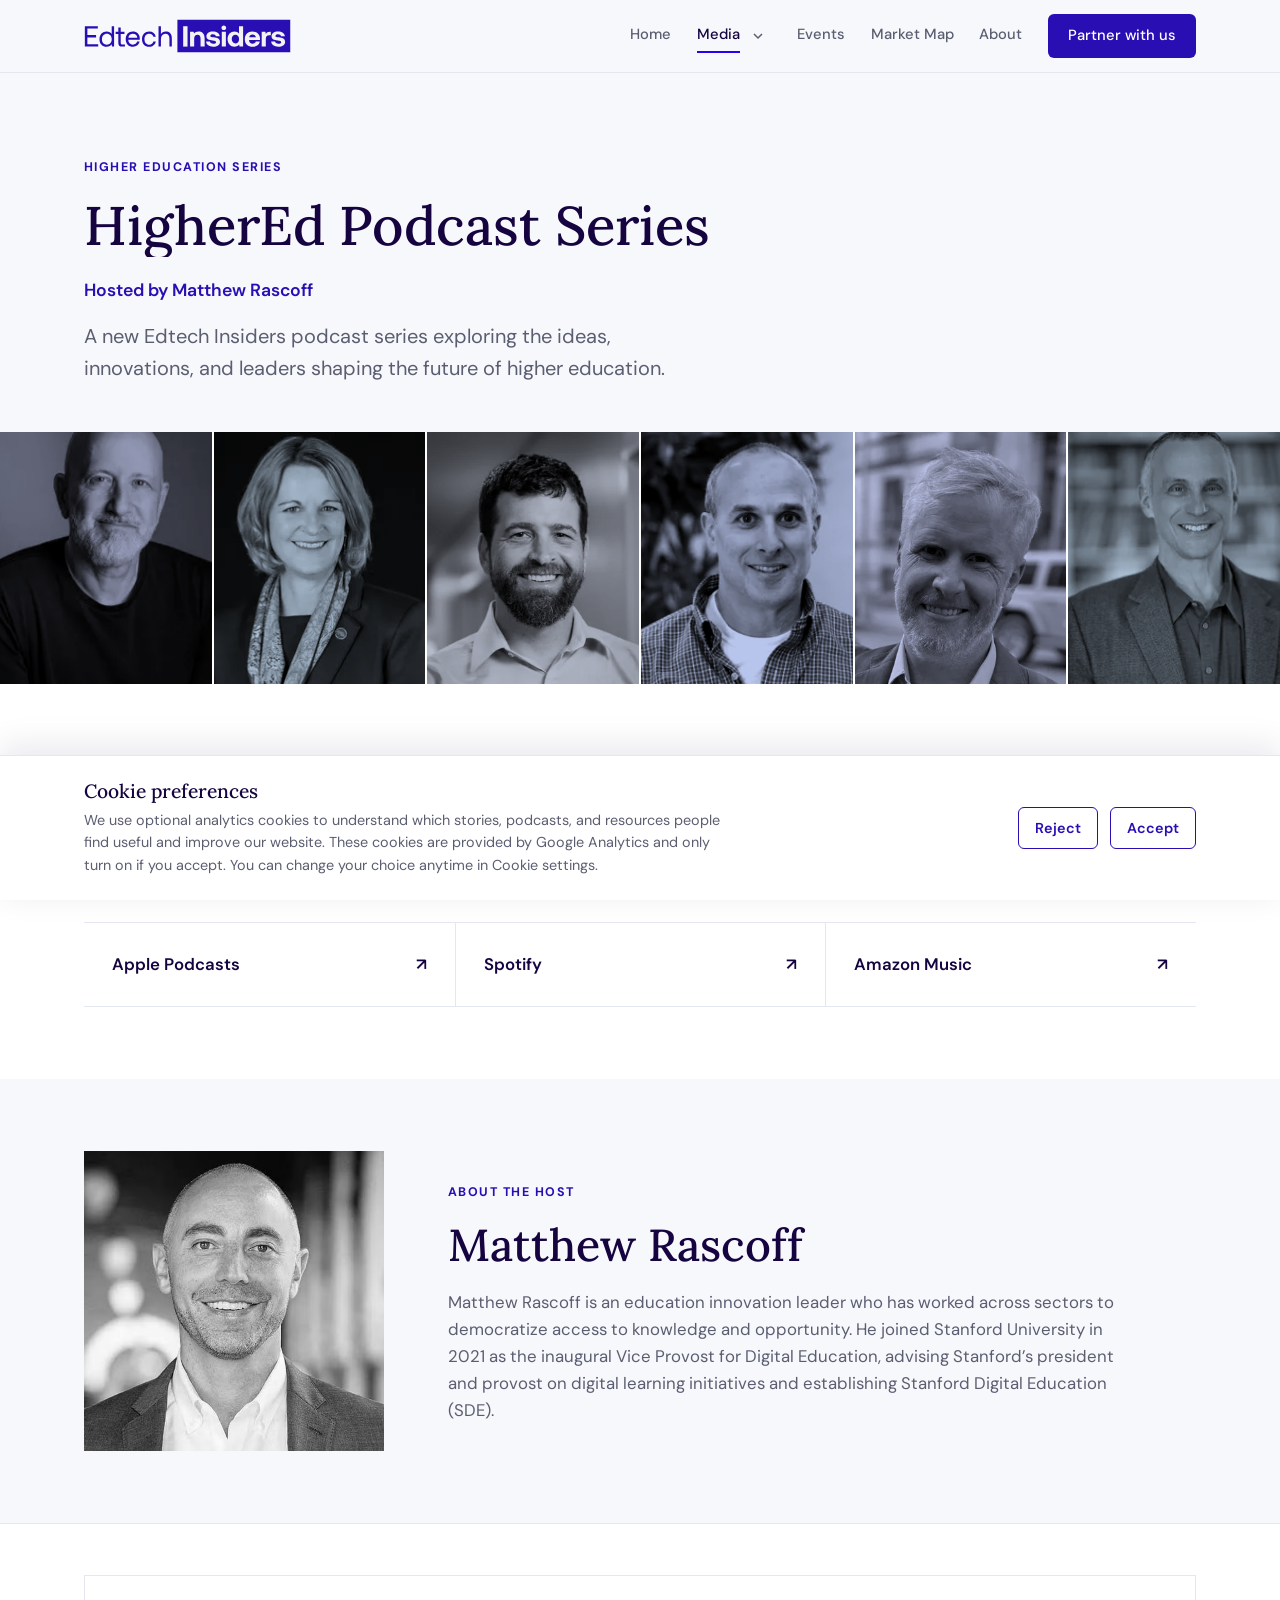
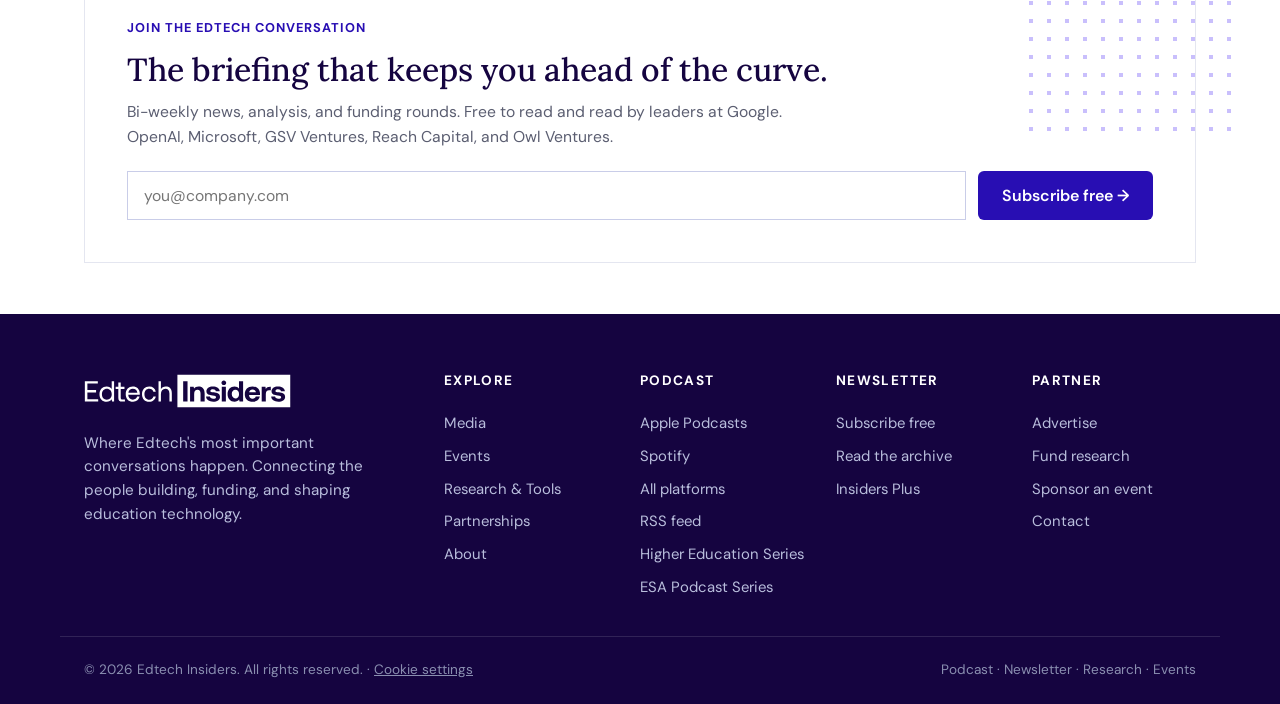
<file: higher-education-series/index.html>
<!DOCTYPE html>
<html lang="en">
<head>
<meta charset="UTF-8">
<meta name="viewport" content="width=device-width, initial-scale=1.0">
<script src="/assets/analytics.js" defer></script>
<script src="/assets/newsletter.js" defer></script>
<script src="/assets/podcast.js" defer></script>
<script src="/assets/events.js" defer></script>
<title>Higher Education Series with Matthew Rascoff | Edtech Insiders</title>
<meta name="description" content="Explore the ideas, innovations, and leaders shaping the future of higher education. The Edtech Insiders HigherEd Podcast Series, hosted by Matthew Rascoff.">
<link rel="canonical" href="https://www.edtechinsiders.org/higher-education-series">
<meta property="og:type" content="website">
<meta property="og:title" content="Higher Education Series with Matthew Rascoff | Edtech Insiders">
<meta property="og:description" content="Explore the ideas, innovations, and leaders shaping the future of higher education. The Edtech Insiders HigherEd Podcast Series, hosted by Matthew Rascoff.">
<meta property="og:url" content="https://www.edtechinsiders.org/higher-education-series">
<meta property="og:site_name" content="Edtech Insiders">
<link rel="icon" type="image/png" href="[data-uri]">
<link rel="preconnect" href="https://fonts.googleapis.com">
<link href="https://fonts.googleapis.com/css2?family=Lora:ital,wght@0,400;0,500;0,600;1,400&family=DM+Sans:wght@400;500;600;700&display=swap" rel="stylesheet">
<style>
:root{
  --deep-blue:#150440;
  --brand-blue:#280EB3;
  --bright-blue:#2700F4;
  --navy:#152238;
  --ink:#1A1A2E;
  --muted:#5B5E71;
  --bg:#F7F8FC;
  --card:#FFFFFF;
  --line:#E4E6F0;
  --serif:'Lora',Georgia,serif;
  --sans:'DM Sans',-apple-system,sans-serif;
}
*{margin:0;padding:0;box-sizing:border-box}
html{scroll-behavior:smooth}
body{font-family:var(--sans);color:var(--ink);background:var(--bg);line-height:1.6;-webkit-font-smoothing:antialiased}
h1,h2,h3{font-family:var(--serif);font-weight:500;line-height:1.15;color:var(--deep-blue)}
a{color:var(--brand-blue);text-decoration:none}
img{max-width:100%}

/* ---------- Logo lockup ---------- */
.logo{display:inline-flex;align-items:center;gap:.4rem;font-family:var(--sans);font-weight:700;font-size:1.25rem;letter-spacing:-.02em;white-space:nowrap}
.logo .lg-a{color:var(--deep-blue)}
.logo .lg-b{background:var(--brand-blue);color:#fff;padding:.1em .4em;border-radius:2px}
.logo.on-dark .lg-a{color:#fff}
.logo.on-dark .lg-b{background:#fff;color:var(--navy)}

/* ---------- Nav ---------- */
nav{position:sticky;top:0;z-index:100;background:rgba(247,248,252,.92);backdrop-filter:blur(12px);border-bottom:1px solid var(--line)}
.nav-inner{max-width:1160px;margin:0 auto;padding:.9rem 1.5rem;display:flex;align-items:center;justify-content:space-between;gap:1rem}
.nav-links{display:flex;gap:1.6rem;align-items:center;flex-wrap:wrap}
.nav-links a{font-size:.92rem;font-weight:500;color:var(--muted);padding:.25rem 0;border-bottom:2px solid transparent;transition:color .15s}
.nav-links a:hover{color:var(--deep-blue)}
.nav-links a.active{color:var(--deep-blue);border-bottom-color:var(--bright-blue)}
.nav-cta{background:var(--brand-blue);color:#fff !important;padding:.55rem 18px;border-radius:6px;font-weight:600;border-bottom:none !important;white-space:nowrap}
.nav-cta:hover{background:var(--bright-blue);color:#fff}
.menu-btn{display:none;background:none;border:1px solid var(--line);border-radius:6px;padding:.4rem .6rem;font-size:1.1rem;cursor:pointer;color:var(--deep-blue)}
.analytics-consent{position:fixed;bottom:0;left:0;right:0;z-index:600;padding:1.5rem;background:#fff;border-top:1px solid var(--line);box-shadow:0 -8px 32px rgba(21,4,64,.1)}
.analytics-consent[hidden]{display:none}
.analytics-consent-inner{max-width:1112px;margin:auto;display:flex;align-items:center;justify-content:space-between;gap:2rem}
.analytics-consent-copy{max-width:640px}
.analytics-consent h2{font-size:1.2rem;margin-bottom:.45rem}
.analytics-consent p{font-size:.9rem;line-height:1.55;color:var(--muted)}
.analytics-consent-actions{display:flex;flex-wrap:wrap;gap:.75rem;flex-shrink:0}
.analytics-consent .btn{font-size:.9rem;padding:.7rem 1rem;background:#fff;border:1px solid var(--brand-blue);color:var(--brand-blue)}
.analytics-consent .btn:hover{background:#EEF0FA;transform:none}
.analytics-consent button:focus-visible,.cookie-settings:focus-visible{outline:2px solid var(--bright-blue);outline-offset:3px}
.analytics-choice-open #sticky-sub{visibility:hidden}
.cookie-settings{background:none;border:0;padding:0;color:inherit;font:inherit;text-decoration:underline;cursor:pointer}
@media(max-width:900px){.analytics-consent-inner{align-items:flex-start;flex-direction:column;gap:1rem}}
.nav-links .nav-cta{padding:.62rem 20px}
.nav-media-head{display:flex;align-items:center;gap:.25rem}
.nav-disclosure{display:grid;place-items:center;width:28px;height:32px;border:0;background:transparent;color:var(--muted);cursor:pointer}
.nav-disclosure svg{width:12px;height:12px;transition:transform .15s}
.nav-disclosure[aria-expanded="true"] svg{transform:rotate(180deg)}
.nav-disclosure:focus-visible,.nav-dropdown a:focus-visible{outline:2px solid var(--bright-blue);outline-offset:4px}
.nav-dropdown{position:absolute;top:100%;left:0;right:0;background:#fff;border-bottom:1px solid var(--line);box-shadow:0 14px 24px rgba(21,4,64,.06);padding:2rem 0}
.nav-dropdown[hidden]{display:none}
.nav-dropdown-grid{display:grid;grid-template-columns:minmax(0,1.5fr) repeat(2,minmax(0,1fr));gap:2rem}
.nav-links .nav-dropdown-link{display:block;padding:.5rem 0;border:0;color:var(--deep-blue)}
.nav-dropdown-link strong{display:block;font:500 1.05rem/1.3 var(--serif);margin-bottom:.45rem}
.nav-dropdown-link span{display:block;max-width:35ch;font-size:.85rem;line-height:1.5;color:var(--muted)}
.nav-dropdown-link[data-page="media"] strong{font-size:1.5rem;font-weight:600}
.nav-dropdown-link[data-page="media"] span{font-size:.94rem}
.nav-dropdown-link:hover strong{color:var(--bright-blue)}
.nav-dropdown-link+.nav-dropdown-link{padding-left:2rem;border-left:1px solid var(--line)}
@media(max-width:680px){.nav-media{width:100%}.nav-media-head{justify-content:space-between}.nav-dropdown{position:static;padding:.6rem 0 1rem;box-shadow:none;border-bottom:0}.nav-dropdown-grid{grid-template-columns:1fr;gap:1rem;padding:0 0 0 1rem}.nav-dropdown-link+.nav-dropdown-link{padding-left:0;border-left:0;border-top:1px solid var(--line);padding-top:1rem}}
.partner-form{display:grid;gap:1rem;max-width:760px}
.partner-form-grid{display:grid;grid-template-columns:1fr 1fr;gap:1rem}
.partner-field{display:grid;gap:.4rem}
.partner-field label{font-size:.9rem;font-weight:600;color:var(--deep-blue)}
.partner-field input,.partner-field textarea{width:100%;padding:.75rem .85rem;border:1px solid var(--line);border-radius:6px;background:#fff;color:var(--ink);font:inherit}
.partner-field textarea{min-height:140px;resize:vertical}
.partner-field input:focus,.partner-field textarea:focus{outline:2px solid rgba(40,14,179,.24);border-color:var(--brand-blue)}
.partner-form .hp{position:absolute;left:-9999px;opacity:0;pointer-events:none}
.form-status{min-height:1.5em;font-size:.95rem;color:var(--muted)}
.form-status.success{color:#17633c}
.form-status.error{color:#a12020}

/* ---------- Partnerships ---------- */
.partner-hero{background:var(--deep-blue);color:#fff}
.partner-hero-grid{min-height:540px;display:grid;grid-template-columns:minmax(0,760px);align-items:center;padding-top:5.5rem;padding-bottom:5.5rem;position:relative;z-index:1}
.partner-hero-copy{max-width:760px;padding:1.25rem 0}
.partner-hero .hero-label{display:inline-block;color:#B9C4FF;padding:0;margin:0 0 1.55rem;font-size:.78rem;font-weight:700;letter-spacing:.08em;text-transform:uppercase;animation:label-reveal .55s cubic-bezier(.2,.8,.2,1) both .12s}
.partner-hero h1{font-size:clamp(2.2rem,4.5vw,3.4rem);font-weight:500;color:#fff;max-width:760px;letter-spacing:normal;margin:0;animation:headline-reveal .95s cubic-bezier(.2,.75,.25,1) both .2s}
.partner-hero .kicker{color:#D9DEF0;font-size:1.08rem;line-height:1.6;margin-top:1.5rem;max-width:34rem;animation:copy-reveal .7s ease both .56s}
.partner-hero .btn-row{animation:copy-reveal .7s ease both .68s}
.partner-hero .btn-primary{background:var(--bright-blue);color:#fff}
.partner-hero .btn-primary:hover{background:#B9C4FF;color:var(--deep-blue)}
@keyframes headline-reveal{from{opacity:0;clip-path:inset(0 100% 0 0);transform:translateY(1rem)}to{opacity:1;clip-path:inset(0 0 0 0);transform:translateY(0)}}
@keyframes label-reveal{from{opacity:0;transform:translateY(.75rem) scale(.96)}to{opacity:1;transform:translateY(0) scale(1)}}
@keyframes copy-reveal{from{opacity:0;transform:translateY(.7rem)}to{opacity:1;transform:translateY(0)}}
.hero h1,.page-hero h1{animation:headline-reveal .8s cubic-bezier(.2,.75,.25,1) both .08s}
.page-hero .label{animation:label-reveal .5s ease both}
.partner-pillars{padding-top:6.5rem;padding-bottom:6.5rem}
.partner-pillars .section-head{max-width:760px}
.partner-pillars .grid-3{gap:0;border-top:1px solid var(--line)}
.partner-pillars .card{padding:2rem 2rem 1.25rem 0;background:transparent;border:none;border-right:1px solid var(--line);border-radius:0;box-shadow:none;transform:none !important;transition:none}
.partner-pillars .card:hover{box-shadow:none;transform:none}
.partner-pillars .card+ .card{padding-left:2rem}
.partner-pillars .card:last-child{border-right:none}
.partner-pillars .card h3{font-size:1.55rem}
.partner-testimonials{background:var(--brand-blue);color:#fff}
.testimonial-shell{border-top:1px solid rgba(255,255,255,.24);border-bottom:1px solid rgba(255,255,255,.24);padding:2.5rem 0;display:grid;grid-template-columns:minmax(0,1fr) auto;gap:2rem;align-items:end}
.testimonial-slide{display:none;max-width:760px}
.testimonial-slide.active{display:block}
.testimonial-status{display:inline-block;font-size:.72rem;font-weight:700;letter-spacing:.1em;text-transform:uppercase;color:#C9D0FF;margin-bottom:1rem}
.testimonial-quote{font-family:var(--serif);font-weight:400;font-size:clamp(1.65rem,3vw,2.55rem);line-height:1.25;letter-spacing:-.025em;margin:0}
.testimonial-attribution{color:#DDE1FF;margin-top:1.25rem;font-size:.95rem}
.testimonial-attribution strong{color:#fff}
.testimonial-controls{display:flex;align-items:center;gap:.75rem}
.testimonial-count{font-size:.85rem;color:#DDE1FF;min-width:2.2rem;text-align:center}
.testimonial-control{width:2.5rem;height:2.5rem;border:1px solid rgba(255,255,255,.55);border-radius:50%;background:transparent;color:#fff;font:inherit;font-size:1.3rem;cursor:pointer}
.testimonial-control:hover{background:#fff;color:var(--brand-blue)}
.partner-signal{background:#fff;border-top:1px solid var(--line);border-bottom:1px solid var(--line)}
.partner-signal h2{color:var(--deep-blue)}
.partner-signal .proof-stat{color:var(--deep-blue)}
.partner-signal .proof-caption{color:var(--muted)}
.partner-proof{display:block}
.partner-proof-stats{display:grid;grid-template-columns:repeat(2,minmax(0,1fr));gap:0;margin-top:2.75rem;max-width:960px;border-top:1px solid var(--line)}
.partner-proof-stats>div{padding:2rem 2.5rem 0 0}
.partner-proof-stats>div+div{border-left:1px solid var(--line);padding-left:2.5rem;padding-right:0}
.partner-proof .proof-stat{font-family:var(--serif);font-size:clamp(3.8rem,7vw,6.4rem);line-height:.9;color:var(--deep-blue);letter-spacing:-.06em}
.partner-proof .proof-caption{color:#43485d;max-width:25rem;text-transform:none;letter-spacing:0;font-weight:400;font-size:1rem;line-height:1.55;margin-top:.75rem}
.partner-work{background:#F7F8FC}
.partner-work .section-head{max-width:740px}
.case-studies-intro{padding-top:4.5rem}
.partner-outcome{padding:4.5rem 0}
.partner-outcome+.partner-outcome{border-top:1px solid var(--line)}
.partner-work-grid{display:grid;gap:2.25rem}
.partner-work-card{display:grid;grid-template-columns:minmax(240px,.72fr) minmax(0,1.28fr);gap:2.5rem;align-items:start;padding-bottom:2.25rem;border-bottom:1px solid var(--line)}
.partner-work-card:last-child{padding-bottom:0;border-bottom:none}
.partner-work-media{aspect-ratio:1.08/1;overflow:hidden;border-radius:10px;background:var(--deep-blue)}
.partner-work-media img{width:100%;height:100%;object-fit:cover;display:block}
.partner-work-media .work-art{height:100%;display:flex;flex-direction:column;justify-content:space-between;padding:1.5rem;background:linear-gradient(145deg,#2f12bc 0%,#17054b 72%);color:#fff}
.work-art span{font-size:.72rem;font-weight:700;letter-spacing:.12em;text-transform:uppercase;color:#B9C4FF}
.work-art strong{font-family:var(--serif);font-weight:500;font-size:clamp(2.5rem,4vw,4rem);line-height:.9;letter-spacing:-.05em}
.partner-work-copy{padding:.25rem 0 0}
.partner-work-copy .case-type{font-size:.72rem;font-weight:700;letter-spacing:.11em;text-transform:uppercase;color:var(--brand-blue)}
.partner-work-copy h3{font-size:clamp(1.65rem,2.4vw,2.2rem);margin:.5rem 0 .7rem}
.partner-work-copy>p{color:var(--muted);font-size:1rem;max-width:45rem}
.case-study-toggle{display:inline-flex;align-items:center;gap:.5rem;margin-top:1.25rem;padding:0;border:0;background:none;color:var(--brand-blue);font:inherit;font-size:.92rem;font-weight:700;cursor:pointer}
.case-study-toggle::after{content:"+";font-size:1.25rem;font-weight:400;line-height:1}
.case-study-toggle[aria-expanded="true"]::after{content:"−"}
.case-study-detail{padding:1.25rem 0 0;border-top:1px solid var(--line);margin-top:1rem}
.case-study-detail[hidden]{display:none}
.case-study-detail-grid{display:grid;grid-template-columns:repeat(2,minmax(0,1fr));gap:1.25rem 2rem}
.case-study-detail h4{font:700 .72rem/1.3 var(--sans);letter-spacing:.11em;text-transform:uppercase;color:var(--brand-blue);margin-bottom:.45rem}
.case-study-detail p{color:var(--muted);font-size:.94rem;line-height:1.55}
.case-study-list{display:grid;gap:.45rem;margin:0;padding:0;list-style:none;color:var(--muted);font-size:.94rem;line-height:1.45}
.case-study-list li{position:relative;padding-left:1rem}
.case-study-list li::before{content:"";position:absolute;left:0;top:.52rem;width:4px;height:4px;background:var(--bright-blue);border-radius:50%}
.partner-tiers{display:grid;grid-template-columns:repeat(3,1fr);gap:1rem;align-items:stretch}
.partner-tier{background:#fff;border:1px solid var(--line);padding:2rem;display:flex;flex-direction:column}
.partner-tier.featured{background:var(--deep-blue);border-color:var(--deep-blue)}
.partner-tier .tier-label{font-size:.72rem;font-weight:700;letter-spacing:.11em;text-transform:uppercase;color:var(--brand-blue)}
.partner-tier.featured .tier-label{color:#AEB7FF}
.partner-tier h3{font-size:1.65rem;margin:.5rem 0 .15rem}
.partner-tier.featured h3{color:#fff}
.partner-tier .tier-price{font-family:var(--serif);font-size:1.35rem;color:var(--bright-blue);margin:.5rem 0 1rem}
.partner-tier.featured .tier-price{color:#B7C0FF}
.partner-tier p{color:var(--muted);font-size:.93rem;margin-bottom:1.1rem}
.partner-tier.featured p{color:#D9DEF0}
.partner-tier ul{list-style:none;margin:0;display:grid;gap:.65rem}
.partner-tier li{position:relative;padding-left:1rem;font-size:.9rem;line-height:1.4}
.partner-tier li::before{content:"";position:absolute;left:0;top:.5rem;width:5px;height:5px;border-radius:50%;background:var(--bright-blue)}
.partner-tier.featured li{color:#E4E7FA}
.partner-tier.featured li::before{background:#B7C0FF}
.partner-email{margin-top:1.25rem;font-size:.95rem;color:var(--muted)}
.partner-email a{font-weight:700}

/* ---------- Layout primitives ---------- */
.page{display:none}
.page.active{display:block}
.wrap{max-width:1160px;margin:0 auto;padding:0 1.5rem}
.section{padding:4.5rem 0}
.section.tight{padding:3rem 0}
.label{display:inline-block;font-size:.78rem;font-weight:700;letter-spacing:.12em;text-transform:uppercase;color:var(--brand-blue);margin-bottom:1rem}
.label.on-dark{color:#9DA8FF}
.kicker{font-size:1.15rem;color:var(--muted);max-width:640px}
.btn{display:inline-block;font-weight:600;font-size:1rem;padding:.8rem 1.5rem;border-radius:6px;transition:all .15s;cursor:pointer;border:none;font-family:var(--sans)}
.btn-primary{background:var(--brand-blue);color:#fff}
.btn-primary:hover{background:var(--bright-blue);transform:translateY(-1px)}
.btn-secondary{background:transparent;color:var(--brand-blue);border:1.5px solid var(--brand-blue)}
.btn-secondary:hover{background:var(--brand-blue);color:#fff}
.btn-light{background:#fff;color:var(--navy)}
.btn-light:hover{background:#E9EBFF}
.btn-ghost-light{background:transparent;color:#fff;border:1.5px solid rgba(255,255,255,.45)}
.btn-ghost-light:hover{border-color:#fff}
.btn-row{display:flex;gap:.9rem;flex-wrap:wrap;margin-top:1.8rem}

/* ---------- Hero ---------- */
.hero{position:relative;overflow:hidden;padding:6.5rem 0 4rem}
.hero h1{font-size:clamp(2.6rem,5.5vw,4.2rem);max-width:820px;margin-bottom:1.4rem}
.hero .kicker{font-size:1.25rem}
.page-hero{padding:5rem 0 3rem}
.page-hero h1{font-size:clamp(2.2rem,4.5vw,3.4rem);max-width:760px;margin-bottom:1.2rem}

/* decorative shapes */
.shape{position:absolute;pointer-events:none}
.dot-grid{width:220px;height:150px;background-image:radial-gradient(var(--bright-blue) 2.2px,transparent 2.2px);background-size:18px 18px;opacity:.18}
.semicircle{width:190px;height:95px;background:var(--brand-blue);border-radius:0 0 190px 190px;opacity:.1}

/* ---------- Social proof ---------- */
.proof{border-top:1px solid var(--line);border-bottom:1px solid var(--line);padding:1.4rem 0;background:#fff}
.proof-inner{display:flex;align-items:center;gap:2rem;flex-wrap:wrap;justify-content:center}
.proof-caption{font-size:.82rem;font-weight:600;letter-spacing:.08em;text-transform:uppercase;color:var(--muted)}
.proof-logos{display:flex;gap:2.2rem;flex-wrap:wrap;align-items:center;justify-content:center}
.proof-logos span{font-family:var(--sans);font-weight:700;font-size:1.02rem;color:#A7ABC0;letter-spacing:-.01em}

/* ---------- Company ticker ---------- */
.company-ticker{overflow:hidden;background:#fff;border-top:1px solid var(--line);border-bottom:1px solid var(--line);white-space:nowrap}
.company-ticker .ticker-track{display:flex;width:max-content;animation:company-ticker 30s linear infinite}
.company-ticker .ticker-group{display:flex;align-items:center;gap:2.3rem;flex-shrink:0;padding:1.15rem 2.3rem 1.15rem 0}
.company-ticker .ticker-name{font-size:.96rem;font-weight:700;color:#8D93AC;letter-spacing:-.015em}
.company-ticker .ticker-dot{width:5px;height:5px;border-radius:50%;background:#B9C4FF;flex-shrink:0}
.partner-ticker{border-top:none}
.partner-ticker .ticker-name{color:#5B5E71}
@keyframes company-ticker{to{transform:translateX(-50%)}}
@media(prefers-reduced-motion:reduce){.company-ticker .ticker-track{animation:none}}

/* ---------- Cards / grids ---------- */
.grid-2{display:grid;grid-template-columns:1fr 1fr;gap:1.5rem}
.grid-3{display:grid;grid-template-columns:repeat(3,1fr);gap:1.5rem}
.grid-4{display:grid;grid-template-columns:repeat(4,1fr);gap:1.5rem}
.card{background:var(--card);border:1px solid var(--line);border-radius:12px;padding:2.2rem;transition:box-shadow .2s,transform .2s}
.card:hover{box-shadow:0 12px 32px rgba(21,4,64,.08);transform:translateY(-2px)}
.card h3{font-size:1.45rem;margin-bottom:.7rem}
.card p{color:var(--muted);font-size:.98rem}
.card .card-cta{display:inline-block;margin-top:1.2rem;font-weight:600}
.card-tag{display:inline-block;font-size:.72rem;font-weight:700;letter-spacing:.1em;text-transform:uppercase;color:var(--brand-blue);background:#EEEBFF;padding:.25rem .6rem;border-radius:4px;margin-bottom:1rem}
.home-offerings{grid-template-columns:repeat(4,minmax(0,1fr));gap:1rem}
.home-offerings .card{padding:0;overflow:hidden;display:flex;flex-direction:column}
.offering-body{padding:1.55rem 1.55rem 1.7rem;display:flex;flex-direction:column;flex:1}
.offering-body h3{font-size:1.25rem;line-height:1.16}
.offering-body .card-cta{margin-top:auto;padding-top:1.2rem}
.offering-label{display:flex;align-items:center;gap:.5rem;color:var(--brand-blue);font-size:.75rem;font-weight:700;letter-spacing:.1em;text-transform:uppercase;margin-bottom:1rem}
.offering-label svg{width:17px;height:17px;stroke:currentColor;stroke-width:1.8;fill:none;flex-shrink:0}
.guest-archive{padding-top:0}
.guest-archive-intro{padding:5rem 0 2.5rem}
.guest-archive-intro .section-head{margin-bottom:0}
.guest-wall-grid{width:100vw;margin-left:calc(50% - 50vw);display:grid;grid-template-columns:repeat(6,1fr);gap:2px;background:#fff}
.guest-tile{position:relative;display:block;overflow:hidden;aspect-ratio:.84;background:var(--guest-tint,#280EB3);isolation:isolate}
.guest-tile img{display:block;width:100%;height:100%;object-fit:cover;object-position:center top;filter:grayscale(1) contrast(1.08);transform:scale(1.01);transition:transform .45s ease,filter .45s ease}
.guest-tile::after{content:"";position:absolute;inset:0;z-index:1;background:var(--guest-tint,#280EB3);mix-blend-mode:multiply;opacity:.36;transition:opacity .35s ease}
.guest-tile-overlay{position:absolute;z-index:2;inset:0;display:flex;flex-direction:column;justify-content:flex-end;padding:1.35rem;color:#fff;background:linear-gradient(180deg,rgba(8,11,36,0) 35%,rgba(8,11,36,.86) 100%);opacity:0;transform:translateY(8px);transition:opacity .25s ease,transform .25s ease}
.guest-tile-name{font-family:var(--serif);font-size:clamp(1.25rem,2.2vw,1.9rem);line-height:1.02;letter-spacing:-.025em}
.guest-tile-role{margin-top:.35rem;max-width:26ch;font-size:.76rem;line-height:1.35;color:rgba(255,255,255,.83)}
.guest-tile-listen{margin-top:.9rem;font-size:.72rem;font-weight:700;letter-spacing:.1em;text-transform:uppercase}
.guest-tile:hover img,.guest-tile:focus-visible img{filter:grayscale(.35) contrast(1.06);transform:scale(1.06)}
.guest-tile:hover::after,.guest-tile:focus-visible::after{opacity:.16}
.guest-tile:hover .guest-tile-overlay,.guest-tile:focus-visible .guest-tile-overlay{opacity:1;transform:translateY(0)}
.guest-tile:focus-visible{z-index:3;outline:3px solid var(--bright-blue);outline-offset:-3px}
.guest-tile.guest-david img{object-position:50% 32%;transform:scale(1.18)}
.guest-tile.guest-david:hover img,.guest-tile.guest-david:focus-visible img{transform:scale(1.24)}
.guest-tile.tone-indigo{--guest-tint:#3D4EB3}.guest-tile.tone-navy{--guest-tint:#30416F}.guest-tile.tone-electric{--guest-tint:#365BC7}.guest-tile.tone-azure{--guest-tint:#326CA8}
.section-head{margin-bottom:2.5rem;max-width:720px}
.section-head h2{font-size:clamp(1.8rem,3.4vw,2.5rem);margin-bottom:.8rem}

/* ---------- Dark band (advertiser / CTA) ---------- */
.band{background:var(--navy);color:#fff;position:relative;overflow:hidden}
.band h2{color:#fff;font-size:clamp(1.8rem,3.4vw,2.5rem);margin-bottom:1rem;max-width:640px}
.band p{color:#C4CBE0;max-width:620px;font-size:1.05rem}
.band .section{position:relative;z-index:1}
.band-deep{background:var(--deep-blue)}

/* ---------- Guest wall ---------- */
.guest-wall{display:flex;gap:1.2rem;flex-wrap:wrap}
.guest{background:#fff;border:1px solid var(--line);border-radius:10px;padding:1.1rem 1.4rem;display:flex;align-items:center;gap:.9rem}
.guest .avatar{width:44px;height:44px;border-radius:50%;background:linear-gradient(135deg,var(--brand-blue),var(--bright-blue));display:flex;align-items:center;justify-content:center;color:#fff;font-weight:700;font-size:.95rem;flex-shrink:0}
.guest .g-name{font-weight:600;font-size:.98rem;color:var(--deep-blue)}
.guest .g-role{font-size:.82rem;color:var(--muted)}

/* ---------- Episode / report rows ---------- */
.row-list{display:flex;flex-direction:column;gap:1rem}
.row-item{background:#fff;border:1px solid var(--line);border-radius:10px;padding:1.4rem 1.8rem;display:flex;align-items:center;gap:1.4rem;justify-content:space-between;flex-wrap:wrap}
.row-item .ri-meta{font-size:.8rem;font-weight:600;letter-spacing:.06em;text-transform:uppercase;color:var(--brand-blue)}
.row-item .ri-title{font-family:var(--serif);font-size:1.15rem;color:var(--deep-blue);margin-top:.2rem}
.row-item .ri-sub{font-size:.88rem;color:var(--muted);margin-top:.15rem}
.row-item a{font-weight:600;white-space:nowrap}

/* ---------- Pricing ---------- */
.tiers{display:grid;grid-template-columns:1fr 1fr;gap:1.5rem;align-items:stretch}
.tier{background:#fff;border:1px solid var(--line);border-radius:14px;padding:2.4rem;display:flex;flex-direction:column}
.tier.featured{border:2px solid var(--brand-blue);box-shadow:0 16px 40px rgba(40,14,179,.12);position:relative}
.tier.featured::before{content:"Most popular";position:absolute;top:-13px;left:2rem;background:var(--bright-blue);color:#fff;font-size:.72rem;font-weight:700;letter-spacing:.08em;text-transform:uppercase;padding:.3rem .8rem;border-radius:20px}
.tier h3{font-size:1.5rem;margin-bottom:.3rem}
.tier .tier-sub{color:var(--muted);font-size:.92rem;margin-bottom:1.4rem}
.tier ul{list-style:none;margin:0 0 1.8rem;flex:1}
.tier li{padding:.5rem 0 .5rem 1.7rem;position:relative;font-size:.97rem;color:var(--ink);border-bottom:1px solid #F0F1F8}
.tier li:last-child{border-bottom:none}
.tier li::before{content:"";position:absolute;left:0;top:.95rem;width:9px;height:9px;border-radius:50%;background:var(--bright-blue)}

/* ---------- Quotes ---------- */
.quotes{display:grid;grid-template-columns:1fr 1fr;gap:1.5rem}
.quote{background:#fff;border:1px solid var(--line);border-left:4px solid var(--bright-blue);border-radius:10px;padding:1.8rem 2rem}
.quote p{font-family:var(--serif);font-size:1.18rem;font-style:italic;color:var(--deep-blue);margin-bottom:.9rem}
.quote cite{font-style:normal;font-size:.88rem;color:var(--muted);font-weight:500}
.band .quote{background:rgba(255,255,255,.06);border-color:rgba(255,255,255,.14);border-left-color:var(--bright-blue)}
.band .quote p{color:#fff}
.band .quote cite{color:#9DA8FF}

/* ---------- Numbers ---------- */
.numbers{display:grid;grid-template-columns:repeat(4,1fr);gap:1.5rem;text-align:center}
.num .n-big{font-family:var(--serif);font-size:2.8rem;color:var(--bright-blue);font-weight:500;line-height:1}
.band .num .n-big{color:#8F9BFF}
.num .n-label{font-size:.92rem;color:var(--muted);margin-top:.5rem}
.band .num .n-label{color:#C4CBE0}

/* ---------- Placeholders (CMS zones) ---------- */
.cms{border:1.5px dashed #C9CDE3;border-radius:12px;padding:2.2rem;text-align:center;color:var(--muted);font-size:.92rem;background:rgba(255,255,255,.6)}
.cms strong{display:block;color:var(--deep-blue);font-family:var(--serif);font-size:1.1rem;font-style:italic;margin-bottom:.3rem}
.press-section{border-top:1px solid var(--line);border-bottom:1px solid var(--line);background:#fff}
.press-intro{display:flex;align-items:end;justify-content:space-between;gap:2rem;margin-bottom:2.5rem}
.press-intro h2{font-size:clamp(2rem,3.7vw,3rem);margin:0}
.press-intro p{max-width:31rem;color:var(--muted);font-size:1rem}
.press-grid{display:grid;grid-template-columns:repeat(4,1fr);border-top:1px solid var(--line)}
.press-card{display:flex;min-height:15rem;flex-direction:column;justify-content:space-between;padding:1.5rem 1.5rem 1.75rem;border-right:1px solid var(--line);color:var(--ink);transition:background .18s ease}
.press-card:last-child{border-right:none}
.press-card:hover{background:#F7F8FC}
.press-outlet{font-size:.75rem;font-weight:700;letter-spacing:.11em;text-transform:uppercase;color:var(--brand-blue)}
.press-card h3{font-family:var(--serif);font-size:1.35rem;font-weight:500;line-height:1.2;margin:1.25rem 0;color:var(--deep-blue)}
.press-meta{display:flex;align-items:center;justify-content:space-between;gap:1rem;font-size:.78rem;font-weight:600;color:var(--muted)}
.press-read{color:var(--brand-blue)}
.about-contact{background:var(--navy)}
.about-contact-grid{display:grid;grid-template-columns:minmax(250px,.82fr) minmax(0,1.18fr);align-items:stretch;overflow:hidden;border:1px solid rgba(255,255,255,.18)}
.about-contact-photo{min-height:23rem;background:#180747;overflow:hidden}
.about-contact-photo img{display:block;width:100%;height:100%;object-fit:cover;object-position:center;filter:saturate(.82) contrast(1.04)}
.about-contact-copy{padding:clamp(2.4rem,5vw,5.25rem);display:flex;flex-direction:column;align-items:flex-start;justify-content:center}
.about-contact-copy .label{color:#AEB7FF;margin-bottom:1.35rem}
.about-contact-copy h2{font-size:clamp(2.15rem,4.3vw,4rem);max-width:13ch;color:#fff;letter-spacing:-.04em;margin-bottom:1.25rem}
.about-contact-copy p{font-size:1.08rem;line-height:1.6;color:#C4CBE0;max-width:34rem;margin-bottom:1.7rem}
.photo-grid{display:grid;grid-template-columns:repeat(4,1fr);gap:.8rem}
.photo{aspect-ratio:4/3;border-radius:10px;background:linear-gradient(135deg,#1E1656,#280EB3 60%,#2700F4);position:relative;overflow:hidden}
.photo::after{content:"Event photo";position:absolute;inset:auto .8rem .6rem auto;color:rgba(255,255,255,.55);font-size:.72rem;font-weight:600;letter-spacing:.05em}
.photo:nth-child(2){background:linear-gradient(135deg,#150440,#1E1656 55%,#280EB3)}
.photo:nth-child(3){background:linear-gradient(160deg,#280EB3,#150440)}
.photo img{width:100%;height:100%;object-fit:cover;display:block;transition:transform .35s ease}
.photo:hover img{transform:scale(1.03)}
.photo::after{display:none}
.photo:nth-child(4){background:linear-gradient(200deg,#2700F4,#280EB3 40%,#150440)}

/* ---------- Platform badges ---------- */
.platforms{display:flex;gap:1rem;flex-wrap:wrap}
.platform{display:flex;align-items:center;gap:.6rem;background:#fff;border:1px solid var(--line);border-radius:8px;padding:.8rem 1.3rem;font-weight:600;color:var(--deep-blue);font-size:.95rem}
.platform .p-dot{width:10px;height:10px;border-radius:50%;background:var(--bright-blue)}

/* ---------- Feature list (what you get) ---------- */
.feat-list{display:grid;grid-template-columns:1fr 1fr;gap:1.2rem}
.feat{display:flex;gap:1rem;background:#fff;border:1px solid var(--line);border-radius:10px;padding:1.4rem 1.6rem}
.feat .f-num{font-family:var(--serif);font-size:1.4rem;color:var(--bright-blue);line-height:1.2;flex-shrink:0}
.feat p{font-size:.97rem;color:var(--ink)}

/* ---------- Newsletter inline form ---------- */
.sub-form{display:flex;gap:.8rem;flex-wrap:wrap;margin-top:1.6rem;max-width:480px}
.sub-form input{flex:1;min-width:220px;padding:.8rem 1rem;border:1.5px solid var(--line);border-radius:6px;font-family:var(--sans);font-size:.98rem;background:#fff}
.sub-form input:focus{outline:none;border-color:var(--brand-blue)}

/* ---------- Footer ---------- */
footer{background:var(--deep-blue);color:#B9BEDC;margin-top:0}
.foot-inner{max-width:1160px;margin:0 auto;padding:3.5rem 1.5rem 2rem;display:grid;grid-template-columns:2fr 1fr 1fr 1fr 1fr;gap:2rem}
footer h4{color:#fff;font-family:var(--sans);font-size:.85rem;font-weight:700;letter-spacing:.1em;text-transform:uppercase;margin-bottom:1rem}
footer a{color:#B9BEDC;display:block;padding:.28rem 0;font-size:.93rem}
footer a:hover{color:#fff}
.foot-tag{font-size:.95rem;max-width:280px;margin-top:1rem;line-height:1.55}
.foot-bottom{border-top:1px solid rgba(255,255,255,.12);max-width:1160px;margin:0 auto;padding:1.4rem 1.5rem;display:flex;justify-content:space-between;gap:1rem;flex-wrap:wrap;font-size:.85rem;color:#8A8FB0}

/* ---------- V2 additions ---------- */
.accent{color:var(--bright-blue)}
.hero-grid{display:grid;grid-template-columns:1.15fr .85fr;gap:3rem;align-items:center}
.hero-grid.hero-solo{grid-template-columns:minmax(0,820px);min-height:300px;align-items:center}
.hero-grid.hero-solo .kicker{max-width:720px}
.epi-card{background:#fff;border:1px solid var(--line);border-radius:14px;padding:1.6rem;box-shadow:0 18px 44px rgba(21,4,64,.10)}
.epi-card .epi-label{font-size:.75rem;font-weight:700;letter-spacing:.1em;text-transform:uppercase;color:var(--brand-blue)}
.epi-card .epi-top{display:flex;gap:1rem;margin-top:.9rem;align-items:flex-start}
.epi-card img{width:72px;height:72px;border-radius:10px;object-fit:cover;flex-shrink:0;background:#EEE}
.epi-card .epi-meta{font-size:.8rem;color:var(--muted)}
.epi-card .epi-title{font-family:var(--serif);font-size:1.08rem;color:var(--deep-blue);line-height:1.35;margin-top:.15rem}
.epi-card .epi-all{display:inline-block;margin-top:.9rem;font-weight:600;font-size:.92rem}
audio{width:100%;height:38px;margin-top:.7rem}
.articles{display:grid;grid-template-columns:1fr 1fr;gap:1.5rem;align-items:stretch}
.feat-article{background:var(--navy);color:#fff;border-radius:14px;padding:2.4rem;display:flex;flex-direction:column;justify-content:flex-end;min-height:320px;position:relative;overflow:hidden}
.feat-article .fa-img{position:absolute;inset:0;width:100%;height:100%;object-fit:cover;opacity:.38}
[data-newsletter-story][hidden],[data-newsletter-story] img[hidden]{display:none}
[data-podcast-episode][hidden],[data-podcast-episode] [hidden]{display:none}
.feat-article>*{position:relative}
.feat-article .a-meta{font-size:.8rem;color:#C4CBE0}
.feat-article h3{color:#fff;font-size:1.6rem;margin:.4rem 0 .6rem}
.feat-article p{color:#D9DEF0;font-size:.95rem}
.feat-article a{color:#fff;font-weight:600;margin-top:1rem;display:inline-block}
.article-list{display:flex;flex-direction:column;gap:1rem}
.article-item{background:#fff;border:1px solid var(--line);border-radius:10px;padding:1.2rem 1.5rem}
.article-item .a-meta{font-size:.8rem;color:var(--muted)}
.article-item h4{font-family:var(--serif);font-weight:500;font-size:1.12rem;color:var(--deep-blue);margin:.25rem 0 .3rem}
.article-item p{font-size:.9rem;color:var(--muted)}
.article-item a{font-weight:600;font-size:.9rem}
.hosts{display:grid;grid-template-columns:1fr 1fr;gap:1.5rem}
.host-card{background:#fff;border:1px solid var(--line);border-radius:12px;padding:1.8rem;display:flex;gap:1.3rem;align-items:flex-start}
.host-card img{width:84px;height:84px;border-radius:50%;object-fit:cover;flex-shrink:0;background:#EEE}
.host-card h3{font-size:1.3rem;margin-bottom:.15rem}
.host-card .h-role{font-size:.85rem;color:var(--brand-blue);font-weight:600;margin-bottom:.5rem}
.host-card p{font-size:.92rem;color:var(--muted)}
.host-card a{font-size:.88rem;font-weight:600;display:inline-block;margin-top:.5rem}
.sub-band{background:var(--navy);position:relative;overflow:hidden}
.sub-band .wrap{display:block;padding-top:3.2rem;padding-bottom:3.2rem}
.sub-band h2{color:#fff;font-size:clamp(1.5rem,2.8vw,2rem);margin-bottom:.5rem}
.sub-band p{color:#C4CBE0;font-size:.98rem}
.sub-band iframe{width:100%;max-width:460px;height:150px;border:none;border-radius:10px;background:#fff}
@media(max-width:900px){.hero-grid,.articles,.hosts{grid-template-columns:1fr}.home-offerings{grid-template-columns:1fr 1fr}.guest-wall-grid{grid-template-columns:repeat(2,1fr)}.guest-tile{aspect-ratio:1}.press-intro{display:block}.press-intro p{margin-top:1rem}.press-grid{grid-template-columns:1fr 1fr}.press-card:nth-child(2){border-right:none}.press-card:nth-child(-n+2){border-bottom:1px solid var(--line)}.about-contact-grid{grid-template-columns:1fr}.about-contact-photo{min-height:17rem}.about-contact-copy{padding:2.7rem 2rem}}
.sub-card{background:#E9EBFF;padding:2.6rem;width:100%}
.sub-card h2{color:var(--deep-blue) !important;margin-bottom:.6rem}
.sub-card p{color:var(--muted) !important;margin-bottom:1.4rem}
.sub-card-label{display:block;font-size:.8rem;font-weight:700;letter-spacing:.08em;text-transform:uppercase;color:var(--brand-blue);margin-bottom:.9rem}
.sub-card .sub-form{margin-top:0;max-width:none}
.tier .sub-form{margin-top:0;max-width:none}
.sub-form input{border-color:#C9CDE8}

/* ---------- Mega menu ---------- */
/* hosts studio photo */
.hosts-photo{margin:0 0 1.5rem}
.hosts-photo img{width:100%;height:auto;max-height:480px;object-fit:cover;display:block}
.hosts-photo figcaption{font-size:.82rem;color:var(--muted);padding-top:.6rem;letter-spacing:.02em}

/* ---------- V3: media page, sticky bar, guests ---------- */
.epi-card-lg .epi-head{display:flex;justify-content:space-between;align-items:center;gap:1rem;flex-wrap:wrap;margin-bottom:.9rem}
.epi-platforms{font-size:.82rem;color:var(--muted);white-space:nowrap}
.epi-platforms a{font-weight:600}
.epi-art-lg{width:100%;aspect-ratio:1/1;max-height:340px;object-fit:cover;display:block;background:#EEE}
.guest .g-photo{width:56px;height:56px;border-radius:50%;object-fit:cover;flex-shrink:0;background:#EEE}
#sticky-sub{display:none;position:fixed;left:0;right:0;bottom:0;background:var(--deep-blue);color:#fff;z-index:300;padding:.8rem 1.5rem;align-items:center;justify-content:center;gap:1.2rem;flex-wrap:wrap;box-shadow:0 -8px 30px rgba(21,4,64,.3)}
#sticky-sub .ss-text{font-weight:600;font-size:.95rem}
#sticky-sub form{display:flex;gap:.6rem;flex-wrap:wrap}
#sticky-sub input{padding:.6rem .9rem;border:none;font-family:var(--sans);font-size:.92rem;min-width:220px}
#sticky-sub .btn{padding:.6rem 1.2rem;font-size:.92rem}
#sticky-sub .ss-close{background:none;border:none;color:#9DA8FF;font-size:1.2rem;cursor:pointer;line-height:1}

/* ---------- Editorial (Atlantic-style) media page ---------- */
.editorial{background:#fff}
.ed-head{padding:2.2rem 0 1rem;border-bottom:2px solid var(--deep-blue);margin-bottom:0}
.ed-head .wrap{display:flex;justify-content:space-between;align-items:baseline;gap:1rem;flex-wrap:wrap}
.ed-head h1{font-size:1.6rem;letter-spacing:.01em}
.ed-date{font-size:.75rem;font-weight:700;letter-spacing:.14em;text-transform:uppercase;color:var(--muted)}
.atl{display:grid;grid-template-columns:1fr 2.1fr 1.05fr;gap:0;padding:2.5rem 0 3rem}
.atl .col{padding:0 2rem}
.atl .col-l{padding-left:0}
.atl .col-c{border-left:1px solid var(--line);border-right:1px solid var(--line)}
.atl .col-r{padding-right:0}
.byline{font-size:.72rem;font-weight:700;letter-spacing:.14em;text-transform:uppercase;color:var(--ink)}
.credit{font-size:.7rem;letter-spacing:.06em;color:#A7ABC0;margin-top:.4rem;display:block}
.ed-item{padding:1.6rem 0;border-bottom:1px solid var(--line)}
.ed-item:first-child{padding-top:0}
.ed-item:last-child{border-bottom:none}
.ed-item img{width:100%;aspect-ratio:16/10;object-fit:cover;display:block;background:#EEE}
.ed-item h3{font-size:1.35rem;line-height:1.25;margin-top:.9rem;font-weight:500}
.ed-item h3 a{color:var(--deep-blue)}
.ed-item .byline{margin-top:.6rem;display:block}
.ed-feat{text-align:center}
.ed-feat .ed-feat-img{width:100%;max-height:430px;object-fit:cover;display:block;background:#EEE}
.ed-feat h2{font-size:clamp(1.9rem,3vw,2.7rem);line-height:1.12;margin:1.4rem auto .9rem;max-width:15em;font-weight:500}
.ed-feat .ed-dek{font-family:var(--serif);font-size:1.12rem;line-height:1.55;color:var(--ink);max-width:34em;margin:0 auto .8rem}
.ed-feat audio{max-width:440px;margin:1rem auto 0;display:block}
.ed-feat .epi-platforms{display:block;margin-top:.8rem}
.ed-mini{display:flex;justify-content:space-between;gap:1rem;padding:1.1rem 0;border-bottom:1px solid var(--line);align-items:flex-start}
.ed-mini h4{font-family:var(--serif);font-weight:500;font-size:1.02rem;line-height:1.3;margin-bottom:.4rem}
.ed-mini h4 a{color:var(--deep-blue)}
.ed-mini img{width:76px;height:76px;object-fit:cover;flex-shrink:0;background:#EEE}
.ed-promo{border-top:3px solid var(--bright-blue);padding:1.2rem 0 .4rem;margin-top:.4rem}
.ed-promo .ep-label{font-size:.72rem;font-weight:700;letter-spacing:.12em;text-transform:uppercase;color:var(--bright-blue)}
.ed-promo h4{font-family:var(--serif);font-size:1.1rem;font-weight:500;color:var(--deep-blue);margin:.5rem 0 .4rem}
.ed-promo p{font-size:.88rem;color:var(--muted);line-height:1.5}
.ed-promo a.btn{margin-top:.8rem;padding:.55rem 1.1rem;font-size:.88rem}
.editorial .row-item{background:transparent;border:none;border-bottom:1px solid var(--line);padding:1.4rem 0}
.editorial .row-item:last-child{border-bottom:none}
.editorial .quote{background:transparent;border:none;border-left:3px solid var(--deep-blue);padding:.6rem 0 .6rem 1.4rem}
.editorial .card,.editorial .guest{box-shadow:none}
@media(max-width:900px){.atl{grid-template-columns:1fr}.atl .col{padding:0;border:none;margin-bottom:2rem}.atl .col-c{border-top:1px solid var(--line);border-bottom:1px solid var(--line);padding:2rem 0}}

/* ---------- Higher Education Series ---------- */
.series-feature{border-top:1px solid var(--line);border-bottom:1px solid var(--line);background:#EEF0FA}
.series-feature-grid{display:grid;grid-template-columns:minmax(0,1fr) 240px;gap:4rem;align-items:center}
.series-feature h2{font-size:clamp(2rem,3.4vw,2.8rem);margin-bottom:.7rem}
.series-byline{color:var(--brand-blue);font-weight:600;margin-bottom:1rem}
.series-feature .kicker{font-size:1.05rem;max-width:42rem}
.series-feature-portrait{margin:0}
.series-feature-portrait img{width:100%;height:auto;aspect-ratio:1;object-fit:cover;filter:grayscale(1);display:block}
.series-feature-portrait figcaption{font-size:.78rem;color:var(--muted);margin-top:.6rem}
.higher-ed-hero .series-byline{font-size:1.1rem}
.higher-ed-guests{background:#fff}
.higher-ed-guests>.wrap{max-width:none;padding:0}
.series-headshots{display:flex;gap:2px;overflow-x:auto;overscroll-behavior-x:contain;scroll-snap-type:x proximity;scrollbar-width:thin;scrollbar-color:var(--brand-blue) transparent}
.series-headshots:focus-visible{outline:2px solid var(--bright-blue);outline-offset:6px}
.series-headshot{flex:0 0 calc((100vw - 10px)/6);width:calc((100vw - 10px)/6);min-width:0;scroll-snap-align:start}
.series-headshot img{object-position:50% 25%;transform:scale(var(--portrait-zoom,1.01));transform-origin:50% 25%}
.series-headshot:hover img,.series-headshot:focus img{transform:scale(calc(var(--portrait-zoom,1.01) + .05))}
.series-headshot:focus .guest-tile-overlay{opacity:1;transform:translateY(0)}
@media(max-width:900px){.series-headshot{flex-basis:calc((100vw - 2px)/2);width:calc((100vw - 2px)/2)}}
@media(hover:none){.series-headshot .guest-tile-overlay{opacity:1;transform:none}}
.series-headshots.is-animated{overflow-x:hidden;scroll-snap-type:none}
.series-headshots-track,.series-headshots-group{display:flex;gap:2px;width:max-content;flex-shrink:0}
.series-headshots-track{animation:series-headshots-right 150s linear infinite}
.series-headshots:hover .series-headshots-track{animation-play-state:paused}
.series-headshots.is-animated:focus-within{overflow-x:auto}
.series-headshots:focus-within .series-headshots-track{animation:none}
.series-headshots:focus-within .series-headshots-group[aria-hidden="true"]{display:none}
@keyframes series-headshots-right{from{transform:translateX(calc(-50% - 1px))}to{transform:translateX(0)}}
@media(prefers-reduced-motion:reduce){.series-headshots.is-animated{overflow-x:auto}.series-headshots-track{animation:none}.series-headshots-group[aria-hidden="true"]{display:none}}
.higher-ed-listen{background:#fff}
.series-player{margin-top:2rem;min-width:0}
.series-player iframe{display:block;width:100%;max-width:100%;border:0}
.series-platforms{display:grid;grid-template-columns:repeat(3,minmax(0,1fr));border-top:1px solid var(--line);border-bottom:1px solid var(--line);margin-top:2.25rem}
.series-platform{display:flex;align-items:center;justify-content:space-between;gap:1rem;padding:1.75rem;font-size:1.05rem;font-weight:600;color:var(--deep-blue)}
.series-platform+.series-platform{border-left:1px solid var(--line)}
.series-platform:hover{color:var(--bright-blue);background:var(--bg)}
.series-platform:focus-visible{outline:2px solid var(--bright-blue);outline-offset:-3px}
.series-host-grid{display:grid;grid-template-columns:300px minmax(0,1fr);gap:4rem;align-items:center}
.series-host-photo{width:100%;height:auto;aspect-ratio:1;object-fit:cover;filter:grayscale(1);display:block}
.series-host-grid h2{font-size:clamp(2rem,3.5vw,2.8rem);margin-bottom:1.2rem}
.series-host-grid p{color:var(--muted);font-size:1.05rem;max-width:42rem}
@media(max-width:680px){.series-feature-grid,.series-host-grid{grid-template-columns:1fr;gap:2rem}.series-feature-portrait{max-width:240px}.series-host-photo{max-width:300px}.series-platforms{grid-template-columns:1fr}.series-platform{padding:1.25rem 0}.series-platform+.series-platform{border-left:0;border-top:1px solid var(--line)}}

/* ---------- Square corners experiment (delete this block to restore curves) ---------- */
.card,.epi-card,.row-item,.tier,.quote,.cms,.photo,.guest,.feat,.article-item,.feat-article,.host-card,.platform,.sub-band iframe,.sub-form input,.tiers .tier,.band,.sub-card{border-radius:0 !important}
.tier.featured::before{border-radius:0}

/* ---------- Responsive ---------- */
@media(max-width:900px){
  .grid-3,.grid-4,.numbers,.partner-tiers{grid-template-columns:1fr 1fr}
  .partner-hero-grid{grid-template-columns:1fr;gap:1.5rem;padding-top:3rem}.partner-pillars .grid-3{grid-template-columns:1fr}.partner-pillars .card,.partner-pillars .card+ .card{padding:1.5rem 0;border-right:none;border-bottom:1px solid var(--line)}.partner-pillars .card:last-child{border-bottom:none}.testimonial-shell{grid-template-columns:1fr}
  .photo-grid{grid-template-columns:1fr 1fr}
  .foot-inner{grid-template-columns:1fr 1fr}
}
@media(max-width:680px){
  .grid-2,.grid-3,.tiers,.quotes,.feat-list,.partner-form-grid,.home-offerings,.partner-tiers{grid-template-columns:1fr}
  .guest-archive-intro{padding:3.5rem 0 1.75rem}.guest-tile-overlay{padding:1rem}.guest-tile-role{font-size:.71rem}.guest-tile-listen{margin-top:.6rem}
  .menu-btn{display:block}
  .nav-links{display:none;position:absolute;top:100%;left:0;right:0;background:#fff;border-bottom:1px solid var(--line);flex-direction:column;align-items:flex-start;padding:1rem 1.5rem;gap:.4rem}
  .nav-links.open{display:flex;max-height:calc(100dvh - 4.5rem);overflow-y:auto}
  nav:has(.nav-links.open){z-index:400}
  .numbers{grid-template-columns:1fr 1fr}
  .partner-hero-grid{min-height:0;padding:2.75rem 1.5rem 3.5rem}.partner-hero-copy{padding:0}.partner-hero h1{font-size:clamp(2.2rem,10vw,3rem)}.partner-hero .kicker{font-size:1rem}.partner-proof-stats{grid-template-columns:1fr;gap:0}.partner-proof-stats>div{padding:1.6rem 0 0}.partner-proof-stats>div+div{border-left:0;border-top:1px solid var(--line);padding:1.6rem 0 0;margin-top:1.6rem}.partner-work-card{grid-template-columns:1fr;gap:1.25rem}.partner-work-media{max-width:430px}.case-study-detail{margin-top:1rem}.case-study-detail-grid{grid-template-columns:1fr}
}
/* ---------- QA batch: Sept. 23 ---------- */
.nav-cta{padding:.62rem 20px}
.partner-testimonials{background:#eef0f6;color:var(--ink);padding:5.5rem 0}
.testimonial-shell{max-width:940px;margin:0 auto;border:none;padding:0;grid-template-columns:minmax(0,1fr) auto;align-items:end}
.testimonial-slide{max-width:none;background:#fff;border-radius:12px;padding:3.5rem 4rem;min-height:330px;box-shadow:0 1px 0 rgba(21,4,64,.07)}
.testimonial-status{color:var(--brand-blue)}
.testimonial-quote{color:var(--ink);font-size:clamp(1.65rem,3.2vw,3rem);max-width:27ch}
.testimonial-attribution,.testimonial-attribution strong{color:var(--muted)}
.testimonial-controls{margin-left:1.25rem}
.testimonial-control{border-color:#bdc5b9;color:var(--ink);border-radius:8px;background:transparent}
.testimonial-control:hover{background:var(--deep-blue);color:#fff}
.testimonial-count{color:var(--muted)}
.partner-hero{position:relative;overflow:hidden}
.partner-portraits{position:absolute;inset:0;pointer-events:none;display:grid;grid-template-columns:repeat(8,1fr);grid-template-rows:repeat(3,1fr);gap:6px;opacity:.42}
.partner-portraits img{width:100%;height:100%;object-fit:cover;filter:grayscale(1) contrast(1.15);mix-blend-mode:screen;opacity:.55}
.partner-portraits img:nth-child(2n){opacity:.25}.partner-portraits img:nth-child(3n){opacity:.75}
.partner-portraits .blank{background:var(--deep-blue);opacity:1}
.partner-hero-copy{position:relative;z-index:2}
.partner-hero-grid{justify-content:center}
.partner-hero-copy{text-align:center}
.partner-hero h1,.partner-hero .kicker{margin-left:auto;margin-right:auto}
.partner-hero .btn-row{justify-content:center}
.about-numbers{background:#fff!important;border-top:1px solid var(--line);border-bottom:1px solid var(--line)}
.about-numbers .label,.about-numbers .n-big{color:var(--deep-blue)!important}
.about-numbers .n-label{color:var(--muted)!important}
.about-numbers .numbers{border-top:1px solid var(--line)}
.about-numbers .num{padding:1.5rem;border-right:1px solid var(--line)}
.about-numbers .num:last-child{border-right:0}
.event-hero-image{width:100%;height:min(38vw,430px);object-fit:cover;display:block;border-bottom:1px solid var(--line)}
.event-gallery .gallery-label{max-width:1160px;margin:0 auto;padding:0 1.5rem 1rem}
.event-gallery-grid{display:grid;grid-template-columns:repeat(2,minmax(0,1fr));gap:1px;background:var(--line);border-top:1px solid var(--line);border-bottom:1px solid var(--line)}
.event-gallery-grid .photo{aspect-ratio:3/2;border-radius:0;background:var(--deep-blue)}
.event-gallery .gallery-note{max-width:1160px;margin:.9rem auto 0;padding:0 1.5rem;font-size:.85rem;color:var(--muted)}
.event-sponsor-image{width:100%;height:min(55vw,760px);overflow:hidden;border-top:1px solid var(--line)}
.event-sponsor-image img{width:100%;height:100%;object-fit:cover;display:block;object-position:center 46%}
.plus-steps{display:grid;grid-template-columns:repeat(2,minmax(0,1fr));max-width:760px;margin:2.2rem 0 1.8rem;border-top:1px solid rgba(255,255,255,.35);border-bottom:1px solid rgba(255,255,255,.35)}
.plus-step{padding:1.35rem 1.5rem 1.45rem 0}.plus-step+.plus-step{padding-left:1.5rem;border-left:1px solid rgba(255,255,255,.35)}
.plus-step-num{display:block;margin-bottom:.6rem;color:#B9C4FF;font:700 .75rem/1 var(--sans);letter-spacing:.1em;text-transform:uppercase}.plus-step h3{margin:0 0 .35rem;color:#fff;font-family:var(--sans);font-size:1.15rem}.plus-step p{margin:0;color:#DDE1F2;font-size:.95rem}
.event-reasons{border-top:1px solid var(--line);display:grid;grid-template-columns:repeat(3,1fr);gap:0;margin-top:2.25rem}
.event-reasons .reason{padding:1.6rem 2rem 1.6rem 0;border-right:1px solid var(--line)}
.event-reasons .reason+.reason{padding-left:2rem}.event-reasons .reason:last-child{border:0}
.event-reasons h3{font-family:var(--sans);font-size:1.25rem;margin-bottom:.6rem}
.event-sponsor-grid{display:grid;grid-template-columns:.85fr 1.15fr;gap:3rem;align-items:center}
.event-sponsor-grid img{width:100%;aspect-ratio:4/3;object-fit:cover}
.event-sponsor-grid h2{color:#fff}
.event-sponsor-grid p{color:#d9def0}
.event-calendar{border-top:1px solid var(--line)}
.event-calendar-month{border-bottom:1px solid var(--line)}
.event-calendar-month h3{font-family:var(--sans);font-size:.78rem;letter-spacing:.12em;text-transform:uppercase;color:var(--brand-blue);padding:1rem 0}
.event-calendar-grid{display:grid;grid-template-columns:repeat(3,1fr);border-top:1px solid var(--line)}
.event-calendar-card{padding:1.45rem 1.35rem 1.65rem;border-right:1px solid var(--line);min-height:205px;display:flex;flex-direction:column}
.event-calendar-card:nth-child(3n){border-right:0}
.event-calendar-image{display:block;width:100%;aspect-ratio:16/9;object-fit:cover;margin-bottom:1rem}
.event-calendar-date{font-family:var(--serif);font-size:1.35rem;color:var(--deep-blue);line-height:1.1;margin-bottom:1.1rem}
.event-calendar-type{font-size:.72rem;font-weight:700;letter-spacing:.1em;text-transform:uppercase;color:var(--brand-blue);margin-bottom:.45rem}
.event-calendar-card h4{font-family:var(--serif);font-size:1.2rem;line-height:1.22;color:var(--deep-blue);font-weight:500}
.event-calendar-location{color:var(--muted);font-size:.9rem;margin-top:auto;padding-top:1rem}
.event-calendar-register{align-self:flex-start;margin-top:.9rem;padding:0;background:none;border:0;border-radius:0;color:var(--brand-blue);font:700 .82rem/1 var(--sans);letter-spacing:.06em;text-transform:uppercase}
.event-calendar-register:hover{color:var(--bright-blue);transform:none}
.research-feature{display:grid;grid-template-columns:.95fr 1.05fr;gap:2.5rem;align-items:center}
.research-feature img{width:100%;aspect-ratio:1938/1615;object-fit:contain;background:#17065d;border:1px solid rgba(255,255,255,.2)}
.band .partner-field label{color:#c9d0ff}
.band .partner-form .btn-primary{background:var(--bright-blue)}
.sub-band{background:#fff;border-top:1px solid var(--line)}
.sub-card{background:#fff;border:1px solid var(--line)}
.partner-work-copy{display:flex;flex-direction:column}.partner-work-copy h3{order:1}.partner-work-copy .case-type{order:2;margin-top:.1rem}.partner-work-copy>p{order:3}.partner-work-copy .case-study-toggle{order:4}.partner-work-copy .case-study-detail{order:5}
.partner-outcome .section-head{display:none}
.media-bottom-signup{display:none}
.partner-inline-form{display:none}
.partner-work-card{grid-template-columns:minmax(190px,.58fr) minmax(0,1.42fr)}
.partner-tier.featured{background:#fff;border-color:var(--line)}
.partner-tier.featured .tier-label{color:var(--brand-blue)}
.partner-tier.featured h3{color:var(--deep-blue)}
.partner-tier.featured p,.partner-tier.featured li{color:var(--muted)}
.partner-tier.featured li::before{background:var(--bright-blue)}
.partner-tier .tier-price{display:none}
.media-guest-grid{display:grid;grid-template-columns:repeat(5,1fr);gap:1px;background:var(--line)}
.media-guest-grid .guest-tile{aspect-ratio:.9}
.episode-grid{display:grid;grid-template-columns:repeat(3,1fr);gap:0;border-top:1px solid var(--line)}
.episode-grid .episode-card{display:block;padding:0 1.5rem 1.5rem;border-right:1px solid var(--line)}
.episode-grid .episode-card:first-child{padding-left:0}.episode-grid .episode-card:last-child{border-right:0;padding-right:0}
.episode-grid .episode-art{width:100%;aspect-ratio:1/1;object-fit:cover;margin-bottom:1rem;background:#eef0f6}
.episode-grid .ri-title{font-family:var(--serif);font-size:1.2rem;line-height:1.25;color:var(--deep-blue)}
.episode-grid .ri-meta{font-size:.72rem;text-transform:uppercase;letter-spacing:.1em;font-weight:700;color:var(--brand-blue);margin-bottom:.55rem}
.episode-grid .ri-sub{font-size:.9rem;color:var(--muted);margin-top:.6rem}.episode-grid audio{width:100%;margin-top:1rem}.episode-grid a{display:inline-block;margin-top:.8rem;font-weight:700}
.editorial-pullquote{display:grid;grid-template-columns:minmax(0,1fr) minmax(11rem,.42fr);gap:2rem;align-items:end;border-top:1px solid var(--line);border-bottom:1px solid var(--line);padding:2.4rem 0;margin:3.5rem 0}
.editorial-pullquote blockquote{font-family:var(--serif);font-size:clamp(1.7rem,3.1vw,2.6rem);line-height:1.17;letter-spacing:-.03em;color:var(--deep-blue);margin:0}
.editorial-pullquote cite{font-style:normal;font-size:.78rem;font-weight:700;line-height:1.4;letter-spacing:.1em;text-transform:uppercase;color:var(--brand-blue);padding-bottom:.35rem}
.partner-guests{background:#fff;border-top:1px solid var(--line);border-bottom:1px solid var(--line)}
.partner-guests-head{display:flex;justify-content:space-between;gap:2rem;align-items:end;margin-bottom:2.25rem}
.partner-guests-head h2{font-size:clamp(1.9rem,3.5vw,2.7rem);margin:0;max-width:18ch}
.partner-guests-head p{max-width:29rem;color:var(--muted)}
.partner-guests-grid{display:grid;grid-template-columns:repeat(6,1fr);gap:1px;background:var(--line)}
.partner-guests-grid .guest-tile{aspect-ratio:.86}
@media(max-width:900px){.event-reasons{grid-template-columns:1fr}.event-reasons .reason,.event-reasons .reason+.reason{padding:1.5rem 0;border-right:0;border-bottom:1px solid var(--line)}.event-sponsor-grid,.research-feature,.episode-grid{grid-template-columns:1fr}.media-guest-grid,.partner-guests-grid{grid-template-columns:repeat(3,1fr)}.episode-grid .episode-card,.episode-grid .episode-card:first-child,.episode-grid .episode-card:last-child{padding:1.25rem 0;border-right:0;border-bottom:1px solid var(--line)}.partner-guests-head{display:block}.partner-guests-head p{margin-top:1rem}.editorial-pullquote{grid-template-columns:1fr}.editorial-pullquote cite{padding:0}}
@media(max-width:680px){.testimonial-slide{padding:2.25rem 1.5rem}.partner-portraits{grid-template-columns:repeat(5,1fr);opacity:.25}.about-numbers .num{border-right:0;border-bottom:1px solid var(--line)}.media-guest-grid,.partner-guests-grid{grid-template-columns:repeat(2,1fr)}.event-calendar-grid,.event-gallery-grid,.plus-steps{grid-template-columns:1fr}.event-calendar-card,.event-calendar-card:nth-child(3n){border-right:0;border-bottom:1px solid var(--line);min-height:0}.event-calendar-card:last-child{border-bottom:0}.plus-step,.plus-step+.plus-step{padding:1.2rem 0;border-left:0}.plus-step+.plus-step{border-top:1px solid rgba(255,255,255,.35)}}
</style>
</head>
<body>

<nav>
  <div class="nav-inner">
    <a href="/#home" class="logo" aria-label="Edtech Insiders home"><img src="data:image/svg+xml,%3Csvg%20viewBox%3D%22148%20123%201651%20271%22%20fill%3D%22none%22%20xmlns%3D%22http%3A%2F%2Fwww.w3.org%2F2000%2Fsvg%22%3E%0A%3Crect%20x%3D%22893%22%20y%3D%22129%22%20width%3D%22900%22%20height%3D%22259%22%20fill%3D%22%23280EB3%22%2F%3E%0A%3Cpath%20d%3D%22M938.92%20180.6V343H973.72V180.6H938.92Z%22%20fill%3D%22%23F2F2F2%22%2F%3E%0A%3Cpath%20d%3D%22M1062.47%20222.36C1044.14%20222.36%201033.24%20229.32%201025.58%20238.6L1022.57%20223.752H994.033V343H1026.74V281.984C1026.74%20261.336%201036.49%20249.272%201053.42%20249.272C1069.9%20249.272%201077.55%20259.944%201077.55%20280.128V343H1110.26V278.272C1110.26%20234.888%201086.83%20222.36%201062.47%20222.36Z%22%20fill%3D%22%23F2F2F2%22%2F%3E%0A%3Cpath%20d%3D%22M1121.83%20303.328C1122.99%20328.848%201145.72%20344.392%201178.67%20344.392C1210.68%20344.392%201232.72%20329.312%201232.72%20305.648C1232.72%20278.736%201209.99%20272.472%201182.84%20269.456C1165.91%20267.6%201155.7%20266.904%201155.7%20258.088C1155.7%20250.2%201164.05%20245.328%201176.35%20245.328C1189.8%20245.328%201198.85%20251.824%201199.78%20260.64H1230.87C1229.24%20236.28%201207.44%20222.128%201175.42%20221.896C1145.03%20221.896%201124.38%20237.44%201124.38%20261.104C1124.38%20285.696%201145.96%20291.728%201173.56%20295.208C1192.59%20297.528%201200.94%20298.456%201200.94%20307.968C1200.94%20316.552%201191.89%20320.96%201178.44%20320.96C1163.82%20320.96%201153.84%20313.768%201152.92%20303.328H1121.83Z%22%20fill%3D%22%23F2F2F2%22%2F%3E%0A%3Cpath%20d%3D%22M1263.36%20174.104C1252.45%20174.104%201244.33%20181.76%201244.33%20192.432C1244.33%20203.104%201252.45%20210.992%201263.36%20210.992C1274.03%20210.992%201282.15%20203.104%201282.15%20192.432C1282.15%20181.76%201274.03%20174.104%201263.36%20174.104ZM1246.89%20223.752V343H1279.6V223.752H1246.89Z%22%20fill%3D%22%23F2F2F2%22%2F%3E%0A%3Cpath%20d%3D%22M1384.29%20180.6V238.6C1376.63%20228.856%201364.8%20222.36%201348.33%20222.36C1316.55%20222.36%201293.11%20246.256%201293.11%20283.144C1293.11%20320.96%201316.55%20344.624%201348.56%20344.392C1365.73%20344.392%201377.33%20336.736%201385.22%20326.528L1388.47%20343H1417V180.6H1384.29ZM1355.75%20317.712C1337.89%20317.712%201326.52%20303.792%201326.52%20283.376C1326.52%20262.96%201337.89%20249.04%201355.75%20249.04C1373.62%20249.04%201384.75%20263.192%201384.75%20283.608C1384.75%20303.792%201373.62%20317.712%201355.75%20317.712Z%22%20fill%3D%22%23F2F2F2%22%2F%3E%0A%3Cpath%20d%3D%22M1430.53%20283.608C1430.53%20320.496%201454.66%20344.392%201495.02%20344.392C1526.34%20344.392%201546.53%20325.832%201550.24%20302.632H1517.99C1515.21%20313.768%201505.93%20319.568%201492.7%20319.568C1475.77%20319.568%201466.02%20308.896%201464.63%20291.728V290.8H1551.17C1551.86%20287.088%201552.1%20283.144%201552.1%20279.664C1551.63%20244.632%201526.81%20222.36%201490.62%20222.36C1454.66%20222.36%201430.53%20246.256%201430.53%20283.608ZM1465.33%20269.456C1467.18%20255.304%201477.86%20246.72%201492.01%20246.72C1506.86%20246.72%201517.06%20254.84%201519.38%20269.456H1465.33Z%22%20fill%3D%22%23F2F2F2%22%2F%3E%0A%3Cpath%20d%3D%22M1632.38%20223.752C1613.82%20223.752%201604.54%20230.944%201598.04%20241.616L1595.03%20223.752H1565.33V343H1598.04V284.536C1598.04%20266.44%201605.47%20253.448%201624.96%20253.448H1637.95V223.752H1632.38Z%22%20fill%3D%22%23F2F2F2%22%2F%3E%0A%3Cpath%20d%3D%22M1641.25%20303.328C1642.41%20328.848%201665.14%20344.392%201698.09%20344.392C1730.1%20344.392%201752.14%20329.312%201752.14%20305.648C1752.14%20278.736%201729.41%20272.472%201702.26%20269.456C1685.33%20267.6%201675.12%20266.904%201675.12%20258.088C1675.12%20250.2%201683.47%20245.328%201695.77%20245.328C1709.22%20245.328%201718.27%20251.824%201719.2%20260.64H1750.29C1748.66%20236.28%201726.85%20222.128%201694.84%20221.896C1664.45%20221.896%201643.8%20237.44%201643.8%20261.104C1643.8%20285.696%201665.37%20291.728%201692.98%20295.208C1712.01%20297.528%201720.36%20298.456%201720.36%20307.968C1720.36%20316.552%201711.31%20320.96%201697.85%20320.96C1683.24%20320.96%201673.26%20313.768%201672.33%20303.328H1641.25Z%22%20fill%3D%22%23F2F2F2%22%2F%3E%0A%3Cpath%20d%3D%22M154.776%20180.6V343H261.264V324.44H174.96V269.688H244.328V251.128H174.96V199.16H258.248V180.6H154.776Z%22%20fill%3D%22%23280EB3%22%2F%3E%0A%3Cpath%20d%3D%22M368.959%20180.6V242.776C361.767%20231.408%20348.311%20223.288%20328.359%20223.288C295.647%20223.288%20271.519%20247.648%20271.519%20283.84C271.519%20322.352%20295.647%20344.392%20328.359%20344.392C348.311%20344.392%20361.071%20334.88%20368.959%20323.976L371.511%20343H387.983V180.6H368.959ZM330.215%20327.456C306.783%20327.456%20291.007%20309.592%20291.007%20283.84C291.007%20258.088%20306.783%20240.224%20330.215%20240.224C353.415%20240.224%20369.191%20258.32%20369.191%20284.304C369.191%20309.592%20353.415%20327.456%20330.215%20327.456Z%22%20fill%3D%22%23280EB3%22%2F%3E%0A%3Cpath%20d%3D%22M421.786%20312.144C421.786%20333.024%20429.906%20343%20452.642%20343H474.45V325.6H453.802C444.29%20325.6%20440.81%20321.888%20440.81%20311.912V242.08H470.738V224.68H440.81V191.504H421.786V224.68H400.442V242.08H421.786V312.144Z%22%20fill%3D%22%23280EB3%22%2F%3E%0A%3Cpath%20d%3D%22M480.863%20283.84C480.863%20320.032%20504.063%20344.392%20539.559%20344.392C566.935%20344.392%20586.423%20326.992%20591.063%20303.328H571.807C567.863%20318.64%20554.871%20327.456%20538.167%20327.456C516.127%20327.456%20501.511%20312.144%20500.815%20289.176V287.552H592.687C592.919%20284.768%20593.151%20281.984%20593.151%20279.432C592.223%20244.4%20569.487%20223.288%20537.007%20223.288C503.599%20223.288%20480.863%20247.416%20480.863%20283.84ZM501.975%20271.776C503.831%20252.52%20519.839%20239.992%20537.239%20239.992C556.959%20239.992%20571.575%20251.36%20573.431%20271.776H501.975Z%22%20fill%3D%22%23280EB3%22%2F%3E%0A%3Cpath%20d%3D%22M720.419%20302.168H701.395C697.915%20317.712%20685.619%20327.456%20668.219%20327.456C645.483%20327.456%20630.171%20309.36%20630.171%20283.608C630.171%20257.856%20645.483%20240.224%20668.219%20240.224C685.155%20240.224%20697.451%20249.968%20701.163%20265.048H720.419C715.779%20239.528%20697.219%20223.288%20668.915%20223.288C634.115%20223.288%20610.683%20247.416%20610.683%20283.608C610.683%20319.8%20633.651%20344.392%20668.219%20344.392C696.523%20344.392%20715.547%20328.152%20720.419%20302.168Z%22%20fill%3D%22%23280EB3%22%2F%3E%0A%3Cpath%20d%3D%22M800.414%20223.288C780.462%20223.288%20768.398%20233.032%20761.438%20244.168V180.6H742.414V343H761.438V283.84C761.438%20257.16%20775.126%20240.688%20797.166%20240.688C817.582%20240.688%20829.414%20253.68%20829.414%20278.272V343H848.438V277.112C848.438%20237.904%20826.862%20223.288%20800.414%20223.288Z%22%20fill%3D%22%23280EB3%22%2F%3E%0A%3C%2Fsvg%3E%0A" alt="Edtech Insiders" style="height:34px;display:block;width:auto"></a>
    <button class="menu-btn" type="button" aria-label="Menu" aria-expanded="false" aria-controls="primary-nav-links">☰</button>
    <div class="nav-links" id="primary-nav-links">
      <a href="/#home" data-page="home">Home</a>
      <div class="nav-media">
        <div class="nav-media-head">
          <a href="/#media" data-page="media">Media</a>
          <button class="nav-disclosure" type="button" aria-label="More Media pages" aria-expanded="false" aria-controls="media-nav-dropdown"><svg viewBox="0 0 12 12" fill="none" aria-hidden="true"><path d="m2 4 4 4 4-4" stroke="currentColor" stroke-width="1.5"/></svg></button>
        </div>
        <div class="nav-dropdown" id="media-nav-dropdown" hidden>
          <div class="wrap nav-dropdown-grid">
            <a class="nav-dropdown-link" href="/#media" data-page="media"><strong>Media overview</strong><span>The latest newsletter stories, podcast episodes, and Insiders Plus.</span></a>
            <a class="nav-dropdown-link" href="/higher-education-series" data-page="higher-education-series"><strong>Higher Education Series</strong><span>Explore the future of higher education with host Matthew Rascoff.</span></a>
            <a class="nav-dropdown-link" href="/esa-series" data-page="esa-series"><strong>ESA Podcast Series</strong><span>Meet the people building new options for families using education savings accounts.</span></a>
          </div>
        </div>
      </div>
      <a href="/#events" data-page="events">Events</a>
      <a class="market-map-nav" href="/#research" data-page="research">Market Map</a>
      <a href="/#about" data-page="about">About</a>
      <a class="nav-cta" href="/#partners" data-page="partners">Partner with us</a>
    </div>
  </div>
</nav>

<!-- ================= HOME ================= -->
<main>

<section class="page higher-ed-page active" id="page-higher-education-series">
  <div class="hero page-hero higher-ed-hero">
    <div class="wrap">
      <span class="label">Higher Education Series</span>
      <h1>HigherEd Podcast Series</h1>
      <p class="series-byline">Hosted by Matthew Rascoff</p>
      <p class="kicker">A new Edtech Insiders podcast series exploring the ideas, innovations, and leaders shaping the future of higher education.</p>
    </div>
  </div>
  <div class="higher-ed-guests">
    <div class="wrap">
      <div class="series-headshots" role="region" aria-label="HigherEd Series guests" tabindex="0">
        <div class="series-headshot guest-tile tone-indigo" tabindex="0" style="--portrait-zoom:1.7" title="Noah Pickus · Duke University"><img src="/assets/highered-guests/noah-pickus.webp" alt="Noah Pickus" width="360" height="480" loading="lazy"><span class="guest-tile-overlay"><span class="guest-tile-name">Noah Pickus</span><span class="guest-tile-role">Duke University</span></span></div>
        <div class="series-headshot guest-tile tone-azure" tabindex="0" style="--portrait-zoom:1.5" title="Cheryl Nixon · Berea College"><img src="/assets/highered-guests/cheryl-nixon.webp" alt="Cheryl Nixon" width="320" height="480" loading="lazy"><span class="guest-tile-overlay"><span class="guest-tile-name">Cheryl Nixon</span><span class="guest-tile-role">Berea College</span></span></div>
        <div class="series-headshot guest-tile tone-navy" tabindex="0" title="Sam Madden · MIT"><img src="/assets/highered-guests/sam-madden.webp" alt="Sam Madden" width="360" height="337" loading="lazy"><span class="guest-tile-overlay"><span class="guest-tile-name">Sam Madden</span><span class="guest-tile-role">MIT</span></span></div>
        <div class="series-headshot guest-tile tone-electric" tabindex="0" title="Eric Klopfer · MIT"><img src="/assets/highered-guests/eric-klopfer.webp" alt="Eric Klopfer" width="360" height="240" loading="lazy"><span class="guest-tile-overlay"><span class="guest-tile-name">Eric Klopfer</span><span class="guest-tile-role">MIT</span></span></div>
        <div class="series-headshot guest-tile tone-indigo" tabindex="0" title="Bryden Sweeney-Taylor · Outer Coast"><img src="/assets/highered-guests/bryden-sweeney-taylor.webp" alt="Bryden Sweeney-Taylor" width="322" height="480" loading="lazy"><span class="guest-tile-overlay"><span class="guest-tile-name">Bryden Sweeney-Taylor</span><span class="guest-tile-role">Outer Coast</span></span></div>
        <div class="series-headshot guest-tile tone-azure" tabindex="0" style="--portrait-zoom:1.5" title="Michael S. Roth · Wesleyan University"><img src="/assets/highered-guests/michael-roth.webp" alt="Michael S. Roth" width="320" height="480" loading="lazy"><span class="guest-tile-overlay"><span class="guest-tile-name">Michael S. Roth</span><span class="guest-tile-role">Wesleyan University</span></span></div>
        <div class="series-headshot guest-tile tone-navy" tabindex="0" title="Mallory Dwinal-Palisch · Craft Education · Western Governors University"><img src="/assets/highered-guests/mallory-dwinal-palisch.webp" alt="Mallory Dwinal-Palisch" width="360" height="480" loading="lazy"><span class="guest-tile-overlay"><span class="guest-tile-name">Mallory Dwinal-Palisch</span><span class="guest-tile-role">Craft Education · Western Governors University</span></span></div>
        <div class="series-headshot guest-tile tone-electric" tabindex="0" title="Michael J. Sorrell · Paul Quinn College"><img src="/assets/highered-guests/michael-sorrell.webp" alt="Michael J. Sorrell" width="360" height="360" loading="lazy"><span class="guest-tile-overlay"><span class="guest-tile-name">Michael J. Sorrell</span><span class="guest-tile-role">Paul Quinn College</span></span></div>
        <div class="series-headshot guest-tile tone-indigo" tabindex="0" title="George Siemens · Southern New Hampshire University"><img src="/assets/highered-guests/george-siemens.webp" alt="George Siemens" width="360" height="480" loading="lazy"><span class="guest-tile-overlay"><span class="guest-tile-name">George Siemens</span><span class="guest-tile-role">Southern New Hampshire University</span></span></div>
        <div class="series-headshot guest-tile tone-azure" tabindex="0" title="Sasha Thackaberry-Voinovich · Newstate University"><img src="/assets/highered-guests/sasha-thackaberry-voinovich.webp" alt="Sasha Thackaberry-Voinovich" width="360" height="360" loading="lazy"><span class="guest-tile-overlay"><span class="guest-tile-name">Sasha Thackaberry-Voinovich</span><span class="guest-tile-role">Newstate University</span></span></div>
        <div class="series-headshot guest-tile tone-navy" tabindex="0" title="Sal Khan · Khan Academy"><img src="/assets/highered-guests/sal-khan.webp" alt="Sal Khan" width="360" height="450" loading="lazy"><span class="guest-tile-overlay"><span class="guest-tile-name">Sal Khan</span><span class="guest-tile-role">Khan Academy</span></span></div>
        <div class="series-headshot guest-tile tone-electric" tabindex="0" title="Nils Gilman · Berggruen Institute"><img src="/assets/highered-guests/nils-gilman.webp" alt="Nils Gilman" width="360" height="480" loading="lazy"><span class="guest-tile-overlay"><span class="guest-tile-name">Nils Gilman</span><span class="guest-tile-role">Berggruen Institute</span></span></div>
        <div class="series-headshot guest-tile tone-indigo" tabindex="0" style="--portrait-zoom:1.7" title="Paul LeBlanc · Southern New Hampshire University (former president)"><img src="/assets/highered-guests/paul-leblanc.webp" alt="Paul LeBlanc" width="360" height="270" loading="lazy"><span class="guest-tile-overlay"><span class="guest-tile-name">Paul LeBlanc</span><span class="guest-tile-role">Southern New Hampshire University (former president)</span></span></div>
      </div>
      <script defer src="/assets/highered-guests.js"></script>
    </div>
  </div>
  <div class="section higher-ed-listen">
    <div class="wrap">
      <span class="label">The podcast</span>
      <h2>Listen to the Series</h2>
      <div class="series-player" id="buzzsprout-large-player-filter-tags-tags-highered-series"></div>
      <script defer type="text/javascript" charset="utf-8" src="https://www.buzzsprout.com/1877869.js?container_id=buzzsprout-large-player-filter-tags-tags-highered-series&amp;filter=tags&amp;player=large&amp;tags%5B%5D=HigherEd+Series"></script>
      <p class="kicker" style="margin-top:1rem">Follow Edtech Insiders on your favorite podcast platform.</p>
      <div class="series-platforms">
        <a class="series-platform" href="https://podcasts.apple.com/us/podcast/edtech-insiders/id1592196859" target="_blank" rel="noopener">Apple Podcasts <span aria-hidden="true">↗</span></a>
        <a class="series-platform" href="https://open.spotify.com/show/4PeMaMtSPgIBYXhxoqAyik" target="_blank" rel="noopener">Spotify <span aria-hidden="true">↗</span></a>
        <a class="series-platform" href="https://music.amazon.com/podcasts/f4dcf294-1a0d-48aa-b2b2-45bb57392937/edtech-insiders" target="_blank" rel="noopener">Amazon Music <span aria-hidden="true">↗</span></a>
      </div>
    </div>
  </div>
  <div class="section">
    <div class="wrap series-host-grid">
      <img class="series-host-photo" src="/assets/guests/matthew-rascoff.avif" alt="Matthew Rascoff" width="600" height="600" loading="lazy">
      <div>
        <span class="label">About the Host</span>
        <h2>Matthew Rascoff</h2>
        <p>Matthew Rascoff is an education innovation leader who has worked across sectors to democratize access to knowledge and opportunity. He joined Stanford University in 2021 as the inaugural Vice Provost for Digital Education, advising Stanford’s president and provost on digital learning initiatives and establishing Stanford Digital Education (SDE).</p>
      </div>
    </div>
  </div>
</section>


</main>

<div id="sticky-sub">
  <span class="ss-text">The Edtech Insiders newsletter: free, bi-weekly, essential.</span>
  <form onsubmit="var e=this.email.value.trim();if(e){window.open('https://edtechinsiders.substack.com/subscribe?email='+encodeURIComponent(e),'_blank');}return false;">
    <input type="email" name="email" placeholder="you@company.com" required aria-label="Email address">
    <button class="btn btn-primary" type="submit">Subscribe</button>
  </form>
  <button class="ss-close" aria-label="Dismiss" onclick="window.__ssDismissed=true;this.parentElement.style.display='none'">✕</button>
</div>

<div class="sub-band">
  <div class="shape dot-grid" style="right:3%;top:18%;opacity:.25"></div>
  <div class="wrap">
    <div class="sub-card">
      <span class="sub-card-label">Join the Edtech conversation</span>
      <h2>The briefing that keeps you ahead of the curve.</h2>
      <p>Bi-weekly news, analysis, and funding rounds. Free to read and read by leaders at Google.<br>OpenAI, Microsoft, GSV Ventures, Reach Capital, and Owl Ventures.</p>
      <form class="sub-form" onsubmit="var e=this.email.value.trim();if(e){window.open('https://edtechinsiders.substack.com/subscribe?email='+encodeURIComponent(e),'_blank');}return false;">
        <input type="email" name="email" placeholder="you@company.com" required aria-label="Email address">
        <button class="btn btn-primary" type="submit">Subscribe free →</button>
      </form>
    </div>
  </div>
</div>

<section class="analytics-consent" id="analytics-consent" aria-labelledby="analytics-consent-heading" hidden>
  <div class="analytics-consent-inner">
    <div class="analytics-consent-copy">
      <h2 id="analytics-consent-heading">Cookie preferences</h2>
      <p>We use optional analytics cookies to understand which stories, podcasts, and resources people find useful and improve our website. These cookies are provided by Google Analytics and only turn on if you accept. You can change your choice anytime in Cookie settings.</p>
    </div>
    <div class="analytics-consent-actions">
      <button class="btn" type="button" data-analytics-choice="decline">Reject</button>
      <button class="btn" type="button" data-analytics-choice="allow">Accept</button>
    </div>
  </div>
</section>

<footer>
  <div class="foot-inner">
    <div>
      <a href="/#home" class="logo on-dark"><img src="data:image/svg+xml,%3Csvg%20viewBox%3D%22148%20123%201651%20271%22%20fill%3D%22none%22%20xmlns%3D%22http%3A%2F%2Fwww.w3.org%2F2000%2Fsvg%22%3E%0A%3Cpath%20fill-rule%3D%22evenodd%22%20clip-rule%3D%22evenodd%22%20d%3D%22M1793%20129H893V388H1793V129ZM1244.33%20192.432C1244.33%20181.76%201252.45%20174.104%201263.36%20174.104C1274.03%20174.104%201282.15%20181.76%201282.15%20192.432C1282.15%20203.104%201274.03%20210.992%201263.36%20210.992C1252.45%20210.992%201244.33%20203.104%201244.33%20192.432ZM1246.89%20343V223.752H1279.6V343H1246.89ZM938.92%20343V180.6H973.72V343H938.92ZM1025.58%20238.6C1033.24%20229.32%201044.14%20222.36%201062.47%20222.36C1086.83%20222.36%201110.26%20234.888%201110.26%20278.272V343H1077.55V280.128C1077.55%20259.944%201069.9%20249.272%201053.42%20249.272C1036.49%20249.272%201026.74%20261.336%201026.74%20281.984V343H994.033V223.752H1022.57L1025.58%20238.6ZM1121.83%20303.328C1122.99%20328.848%201145.72%20344.392%201178.67%20344.392C1210.68%20344.392%201232.72%20329.312%201232.72%20305.648C1232.72%20278.736%201209.99%20272.472%201182.84%20269.456C1182.09%20269.373%201181.35%20269.293%201180.62%20269.214C1165.02%20267.522%201155.7%20266.511%201155.7%20258.088C1155.7%20250.2%201164.05%20245.328%201176.35%20245.328C1189.8%20245.328%201198.85%20251.824%201199.78%20260.64H1230.87C1229.24%20236.28%201207.44%20222.128%201175.42%20221.896C1145.03%20221.896%201124.38%20237.44%201124.38%20261.104C1124.38%20285.696%201145.96%20291.728%201173.56%20295.208L1174.1%20295.273C1192.74%20297.546%201200.94%20298.545%201200.94%20307.968C1200.94%20316.552%201191.89%20320.96%201178.44%20320.96C1163.82%20320.96%201153.84%20313.768%201152.92%20303.328H1121.83ZM1384.29%20180.6V238.6C1376.63%20228.856%201364.8%20222.36%201348.33%20222.36C1316.55%20222.36%201293.11%20246.256%201293.11%20283.144C1293.11%20320.96%201316.55%20344.624%201348.56%20344.392C1365.73%20344.392%201377.33%20336.736%201385.22%20326.528L1388.47%20343H1417V180.6H1384.29ZM1355.75%20317.712C1337.89%20317.712%201326.52%20303.792%201326.52%20283.376C1326.52%20262.96%201337.89%20249.04%201355.75%20249.04C1373.62%20249.04%201384.75%20263.192%201384.75%20283.608C1384.75%20303.792%201373.62%20317.712%201355.75%20317.712ZM1495.02%20344.392C1454.66%20344.392%201430.53%20320.496%201430.53%20283.608C1430.53%20246.256%201454.66%20222.36%201490.62%20222.36C1526.81%20222.36%201551.63%20244.632%201552.1%20279.664C1552.1%20283.144%201551.86%20287.088%201551.17%20290.8H1464.63V291.728C1466.02%20308.896%201475.77%20319.568%201492.7%20319.568C1505.93%20319.568%201515.21%20313.768%201517.99%20302.632H1550.24C1546.53%20325.832%201526.34%20344.392%201495.02%20344.392ZM1492.01%20246.72C1477.86%20246.72%201467.18%20255.304%201465.33%20269.456H1519.38C1517.06%20254.84%201506.86%20246.72%201492.01%20246.72ZM1632.38%20223.752C1613.82%20223.752%201604.54%20230.944%201598.04%20241.616L1595.03%20223.752H1565.33V343H1598.04V284.536C1598.04%20266.44%201605.47%20253.448%201624.96%20253.448H1637.95V223.752H1632.38ZM1698.09%20344.392C1665.14%20344.392%201642.41%20328.848%201641.25%20303.328H1672.33C1673.26%20313.768%201683.24%20320.96%201697.85%20320.96C1711.31%20320.96%201720.36%20316.552%201720.36%20307.968C1720.36%20298.545%201712.16%20297.546%201693.51%20295.273L1692.98%20295.208C1665.37%20291.728%201643.8%20285.696%201643.8%20261.104C1643.8%20237.44%201664.45%20221.896%201694.84%20221.896C1726.85%20222.128%201748.66%20236.28%201750.29%20260.64H1719.2C1718.27%20251.824%201709.22%20245.328%201695.77%20245.328C1683.47%20245.328%201675.12%20250.2%201675.12%20258.088C1675.12%20266.511%201684.44%20267.522%201700.04%20269.214C1700.77%20269.293%201701.51%20269.373%201702.26%20269.456C1729.41%20272.472%201752.14%20278.736%201752.14%20305.648C1752.14%20329.312%201730.1%20344.392%201698.09%20344.392Z%22%20fill%3D%22white%22%2F%3E%0A%3Cpath%20d%3D%22M154.776%20180.6V343H261.264V324.44H174.96V269.688H244.328V251.128H174.96V199.16H258.248V180.6H154.776Z%22%20fill%3D%22white%22%2F%3E%0A%3Cpath%20d%3D%22M368.959%20180.6V242.776C361.767%20231.408%20348.311%20223.288%20328.359%20223.288C295.647%20223.288%20271.519%20247.648%20271.519%20283.84C271.519%20322.352%20295.647%20344.392%20328.359%20344.392C348.311%20344.392%20361.071%20334.88%20368.959%20323.976L371.511%20343H387.983V180.6H368.959ZM330.215%20327.456C306.783%20327.456%20291.007%20309.592%20291.007%20283.84C291.007%20258.088%20306.783%20240.224%20330.215%20240.224C353.415%20240.224%20369.191%20258.32%20369.191%20284.304C369.191%20309.592%20353.415%20327.456%20330.215%20327.456Z%22%20fill%3D%22white%22%2F%3E%0A%3Cpath%20d%3D%22M421.786%20312.144C421.786%20333.024%20429.906%20343%20452.642%20343H474.45V325.6H453.802C444.29%20325.6%20440.81%20321.888%20440.81%20311.912V242.08H470.738V224.68H440.81V191.504H421.786V224.68H400.442V242.08H421.786V312.144Z%22%20fill%3D%22white%22%2F%3E%0A%3Cpath%20d%3D%22M480.863%20283.84C480.863%20320.032%20504.063%20344.392%20539.559%20344.392C566.935%20344.392%20586.423%20326.992%20591.063%20303.328H571.807C567.863%20318.64%20554.871%20327.456%20538.167%20327.456C516.127%20327.456%20501.511%20312.144%20500.815%20289.176V287.552H592.687C592.919%20284.768%20593.151%20281.984%20593.151%20279.432C592.223%20244.4%20569.487%20223.288%20537.007%20223.288C503.599%20223.288%20480.863%20247.416%20480.863%20283.84ZM501.975%20271.776C503.831%20252.52%20519.839%20239.992%20537.239%20239.992C556.959%20239.992%20571.575%20251.36%20573.431%20271.776H501.975Z%22%20fill%3D%22white%22%2F%3E%0A%3Cpath%20d%3D%22M720.419%20302.168H701.395C697.915%20317.712%20685.619%20327.456%20668.219%20327.456C645.483%20327.456%20630.171%20309.36%20630.171%20283.608C630.171%20257.856%20645.483%20240.224%20668.219%20240.224C685.155%20240.224%20697.451%20249.968%20701.163%20265.048H720.419C715.779%20239.528%20697.219%20223.288%20668.915%20223.288C634.115%20223.288%20610.683%20247.416%20610.683%20283.608C610.683%20319.8%20633.651%20344.392%20668.219%20344.392C696.523%20344.392%20715.547%20328.152%20720.419%20302.168Z%22%20fill%3D%22white%22%2F%3E%0A%3Cpath%20d%3D%22M800.414%20223.288C780.462%20223.288%20768.398%20233.032%20761.438%20244.168V180.6H742.414V343H761.438V283.84C761.438%20257.16%20775.126%20240.688%20797.166%20240.688C817.582%20240.688%20829.414%20253.68%20829.414%20278.272V343H848.438V277.112C848.438%20237.904%20826.862%20223.288%20800.414%20223.288Z%22%20fill%3D%22white%22%2F%3E%0A%3C%2Fsvg%3E%0A" alt="Edtech Insiders" style="height:34px;display:block;width:auto"></a>
      <p class="foot-tag">Where Edtech's most important conversations happen. Connecting the people building, funding, and shaping education technology.</p>
    </div>
    <div>
      <h4>Explore</h4>
      <a href="/#media">Media</a>
      <a href="/#events">Events</a>
      <a href="/#research">Research &amp; Tools</a>
      <a href="/#partners">Partnerships</a>
      <a href="/#about">About</a>
    </div>
    <div>
      <h4>Podcast</h4>
      <a href="https://podcasts.apple.com/us/podcast/edtech-insiders/id1592196859" target="_blank" rel="noopener">Apple Podcasts</a>
      <a href="https://open.spotify.com/show/4PeMaMtSPgIBYXhxoqAyik" target="_blank" rel="noopener">Spotify</a>
      <a href="https://edtechinsiders.buzzsprout.com" target="_blank" rel="noopener">All platforms</a>
      <a href="https://feeds.buzzsprout.com/1877869.rss" target="_blank" rel="noopener">RSS feed</a>
      <a href="/higher-education-series">Higher Education Series</a>
      <a href="/esa-series">ESA Podcast Series</a>
    </div>
    <div>
      <h4>Newsletter</h4>
      <a href="https://edtechinsiders.substack.com/subscribe" target="_blank" rel="noopener">Subscribe free</a>
      <a href="https://edtechinsiders.substack.com/archive" target="_blank" rel="noopener">Read the archive</a>
      <a href="/#media">Insiders Plus</a>
    </div>
    <div>
      <h4>Partner</h4>
      <a href="/#about">Advertise</a>
      <a href="/#partner-form">Fund research</a>
      <a href="/#partner-form">Sponsor an event</a>
      <a href="/#about">Contact</a>
    </div>
  </div>
  <div class="foot-bottom">
    <span>© 2026 Edtech Insiders. All rights reserved. · <button class="cookie-settings" type="button" data-cookie-settings>Cookie settings</button></span>
    <span>Podcast · Newsletter · Research · Events</span>
  </div>
</footer>

<script>
(function(){
  var pages=['home','media','higher-education-series','esa-series','research','events','partners','partner-form','about'];
  var redirects={podcast:'media',newsletter:'media',plus:'media'};
  function show(){
    var path=location.pathname.replace(/\/$/,'');
    var routePages={'/media':'media','/higher-education-series':'higher-education-series','/esa-series':'esa-series','/research':'research','/events':'events','/partners':'partners','/partner-form':'partner-form','/about':'about'};
    var defaultPage=routePages[path.replace(/\/index\.html$/,'')]||'home';
    var requested=(location.hash||'#'+defaultPage).replace('#','').split('?')[0];
    var h=requested;
    if(redirects[h])h=redirects[h];
    if(pages.indexOf(h)===-1)h='home';
    // Old shared hash links still work on the standalone pages.
    if(!document.getElementById('page-'+h)){
      location.replace((h==='home'?'/':'/'+h)+location.search);
      return;
    }
    var ss=document.getElementById('sticky-sub');
    if(ss)ss.style.display=(h!=='partners'&&h!=='partner-form'&&!window.__ssDismissed)?'flex':'none';
    var sharedSignup=document.querySelector('.sub-band');
    if(sharedSignup)sharedSignup.style.display=(h==='partners'||h==='partner-form')?'none':'block';
    pages.forEach(function(p){
      var el=document.getElementById('page-'+p);
      if(el)el.classList.toggle('active',p===h);
    });
    document.querySelectorAll('.nav-links a[data-page]').forEach(function(a){
      var navPage=a.getAttribute('data-page');
      a.classList.toggle('active',navPage===h||((h==='higher-education-series'||h==='esa-series')&&navPage==='media'&&!a.classList.contains('nav-dropdown-link')));
    });
    document.querySelector('.nav-links').classList.remove('open');
    document.querySelector('.menu-btn').setAttribute('aria-expanded','false');
    window.scrollTo(0,0);
    document.dispatchEvent(new CustomEvent('eti:pageview'));
  }

  window.addEventListener('hashchange',show);
  show();
})();

/* Accessible, full-width Media disclosure shared with the series page. */
(function(){
  var group=document.querySelector('.nav-media');
  var toggle=document.querySelector('.nav-disclosure');
  var panel=document.getElementById('media-nav-dropdown');
  var menu=document.querySelector('.menu-btn');
  var links=document.querySelector('.nav-links');
  if(!group||!toggle||!panel||!menu||!links)return;
  var hoverMenu = window.matchMedia('(hover:hover) and (min-width:681px)');
  var closeTimer;
  function setOpen(open) {
    window.clearTimeout(closeTimer);
    toggle.setAttribute('aria-expanded', String(open));
    panel.hidden = !open;
  }
  toggle.addEventListener('click',function(){setOpen(toggle.getAttribute('aria-expanded')!=='true');});
  group.addEventListener('mouseenter', function () {
    if (hoverMenu.matches) setOpen(true);
  });
  group.addEventListener('mouseleave', function () {
    if (!hoverMenu.matches || panel.hidden || group.contains(document.activeElement)) return;
    closeTimer = window.setTimeout(function () {
      if (!group.contains(document.activeElement)) setOpen(false);
    }, 350);
  });
  group.addEventListener('focusout',function(event){if(!group.contains(event.relatedTarget))setOpen(false);});
  document.addEventListener('click',function(event){if(!group.contains(event.target))setOpen(false);});
  document.addEventListener('keydown',function(event){if(event.key==='Escape'&&!panel.hidden){setOpen(false);toggle.focus();}});
  links.querySelectorAll('a').forEach(function(link){link.addEventListener('click',function(){setOpen(false);links.classList.remove('open');menu.setAttribute('aria-expanded','false');});});
  menu.addEventListener('click',function(){var open=!links.classList.contains('open');links.classList.toggle('open',open);menu.setAttribute('aria-expanded',String(open));if(!open)setOpen(false);});
  window.addEventListener('hashchange',function(){setOpen(false);});
})();

window.etiTestimonial=(function(){
  var index=0;
  return function(change){
    var slides=Array.prototype.slice.call(document.querySelectorAll('.testimonial-slide'));
    if(!slides.length)return;
    index=(index+change+slides.length)%slides.length;
    slides.forEach(function(slide,i){slide.classList.toggle('active',i===index);});
    var count=document.getElementById('testimonial-count');
    if(count)count.textContent=(index+1)+' / '+slides.length;
  };
})();

window.etiCaseStudy=function(button){
  var detail=document.getElementById(button.getAttribute('aria-controls'));
  if(!detail)return;
  var open=button.getAttribute('aria-expanded')==='true';
  button.setAttribute('aria-expanded',String(!open));
  button.textContent=open?'View case study':'Hide case study';
  detail.hidden=open;
};

/* Use the approved homepage guest portraits on Media, after the requested lead order. */
(function(){
  var wall=document.querySelector('#page-media .guest-wall');
  var homeTiles=[].slice.call(document.querySelectorAll('#page-home .guest-tile'));
  if(!wall||!homeTiles.length)return;
  var wanted=['Sal Khan','Sam Altman','Hillary Clinton','Nicholas Kristof','Reid Hoffman'];
  var used=[];
  function take(name){var tile=homeTiles.find(function(item){return item.getAttribute('data-guest')===name;});if(tile&&used.indexOf(tile)===-1){used.push(tile);return tile.outerHTML;}if(name==='Reid Hoffman')return '<a class="guest-tile tone-indigo" data-guest="Reid Hoffman" href="https://edtechinsiders.buzzsprout.com" target="_blank" rel="noopener" aria-label="Listen to Reid Hoffman on the Edtech Insiders podcast"><img src="assets/guests/reid-hoffman.jpg" alt="Reid Hoffman" loading="lazy"><span class="guest-tile-overlay"><span class="guest-tile-name">Reid Hoffman</span><span class="guest-tile-role">Co-founder, LinkedIn</span><span class="guest-tile-listen">Listen →</span></span></a>';return '';}
  var ordered=wanted.map(take).filter(Boolean);
  homeTiles.forEach(function(tile){if(used.indexOf(tile)===-1&&ordered.length<10){ordered.push(tile.outerHTML);}});
  wall.className='media-guest-grid';
  wall.innerHTML=ordered.join('');
})();

/* Reuse the approved homepage guest collection as visible partner proof. */
(function(){
  var wall=document.getElementById('partner-guest-wall');
  var homeTiles=[].slice.call(document.querySelectorAll('#page-home .guest-tile'));
  if(!wall||!homeTiles.length)return;
  wall.innerHTML=homeTiles.slice(0,12).map(function(tile){return tile.outerHTML;}).join('');
})();

/* Put the team introduction before the purpose statement on About. */
(function(){
  var page=document.getElementById('page-about');
  var team=page&&page.querySelector('.about-team');
  var purpose=page&&page.querySelector('.about-purpose');
  if(page&&team&&purpose)page.insertBefore(team,purpose);
})();

/* Reuse the approved studio interview photograph in the About-page contact callout. */
(function(){
  var source=document.querySelector('.hosts-photo img');
  var target=document.getElementById('about-contact-photo');
  if(source&&target)target.src=source.currentSrc||source.src;
})();

var edd=document.getElementById('ed-date');
if(edd)edd.textContent=new Date().toLocaleDateString('en-US',{weekday:'long',month:'long',day:'numeric',year:'numeric'});

/* ---- Partnership inquiry form ---- */
(function(){
  var forms=document.querySelectorAll('[data-partnership-form]');
  forms.forEach(function(form){
    var status=form.querySelector('[data-form-status]');
    var button=form.querySelector('button[type="submit"]');
    form.addEventListener('submit',function(event){
    event.preventDefault();
    if(!form.reportValidity())return;
    var data=Object.fromEntries(new FormData(form).entries());
    button.disabled=true;
    button.textContent='Sending…';
    status.className='form-status';
    status.textContent='';
    fetch('/api/partnership',{method:'POST',headers:{'Content-Type':'application/json'},body:JSON.stringify(data)})
      .then(function(response){if(!response.ok)throw new Error('Unable to send');return response.json();})
      .then(function(result){
        if(!result||result.ok!==true)throw new Error('Unable to send');
        if(!data.website&&window.etiAnalytics)window.etiAnalytics.track('generate_lead',{form_id:'partnership-inquiry',placement:'main'});
        form.reset();
        status.className='form-status success';
        status.textContent='Thanks for reaching out. Sharon and the Edtech Insiders team will be in touch soon.';
      })
      .catch(function(){
        status.className='form-status error';
        status.textContent='Something went wrong. Please email Sharon directly at sharon@edtechinsiders.org.';
      })
      .finally(function(){button.disabled=false;button.textContent='Start the conversation →';});
    });
  });
})();

</script>
</body>
</html>
</file>
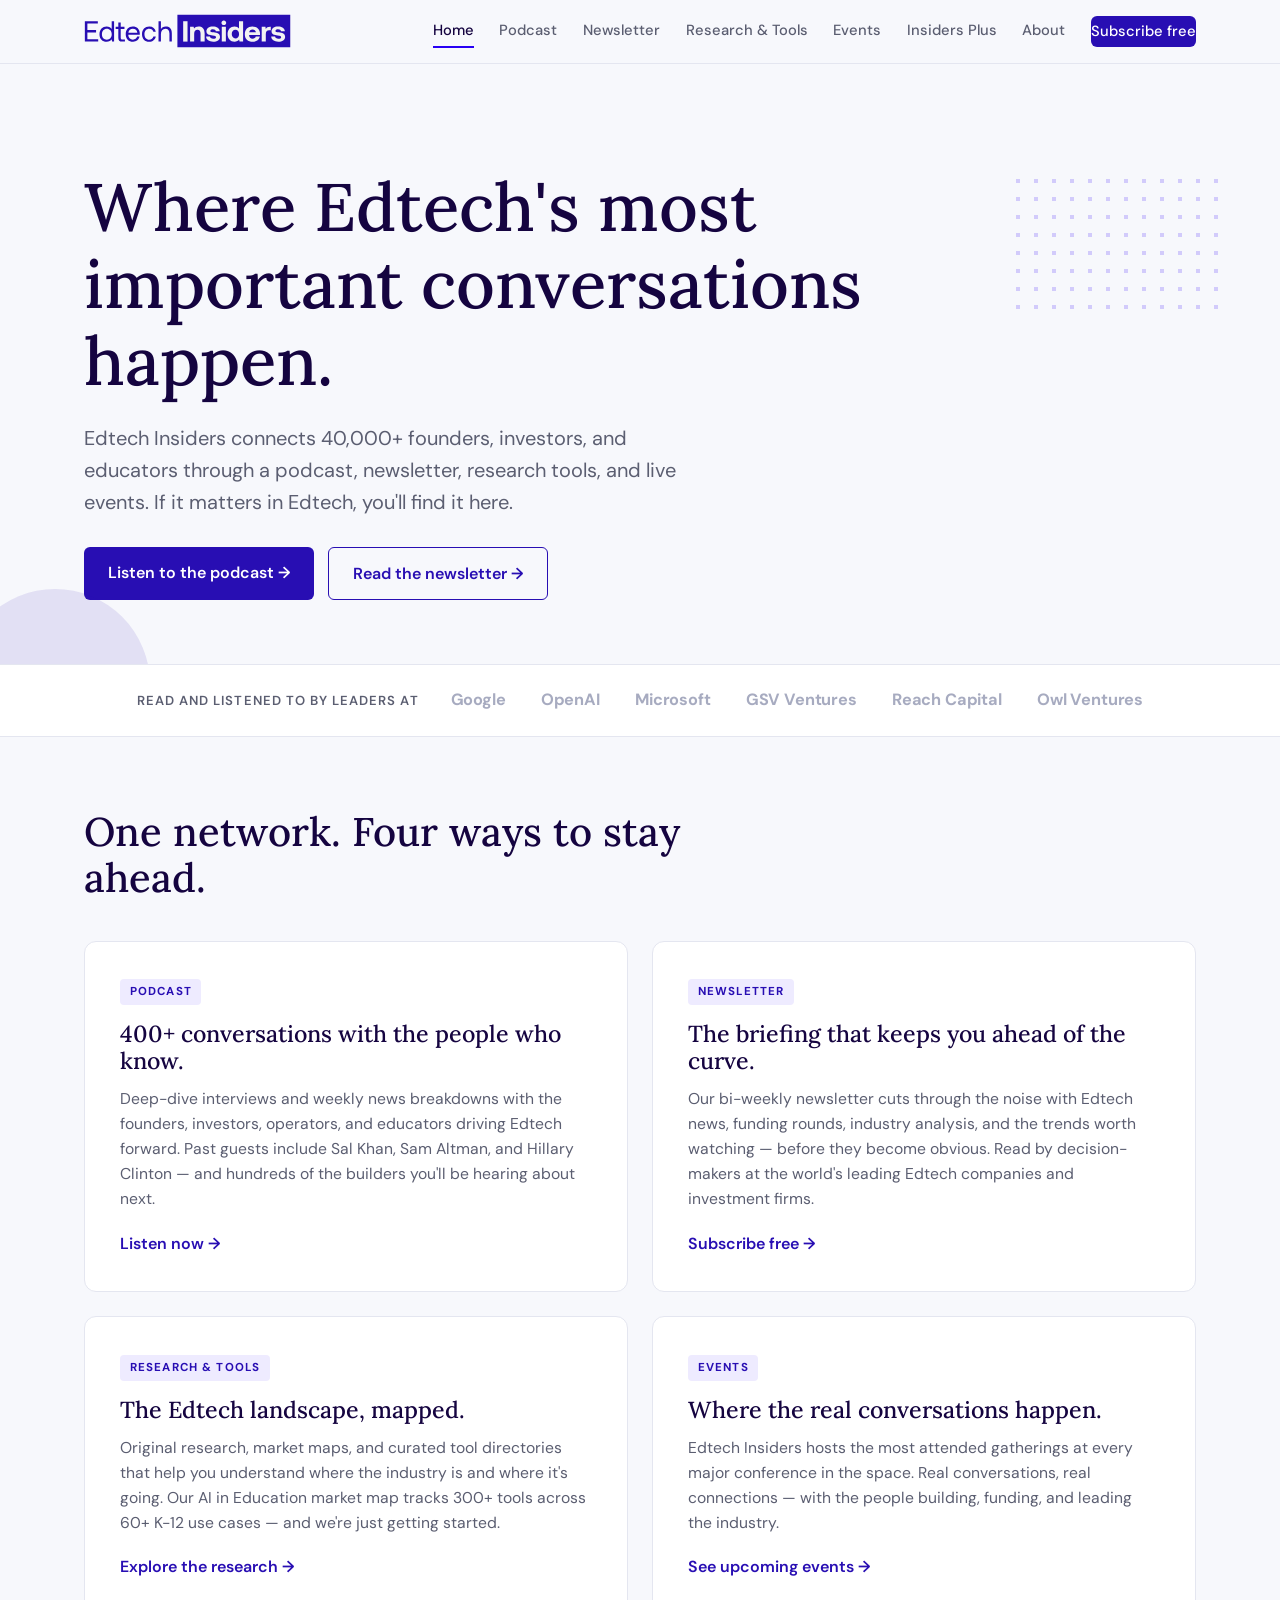
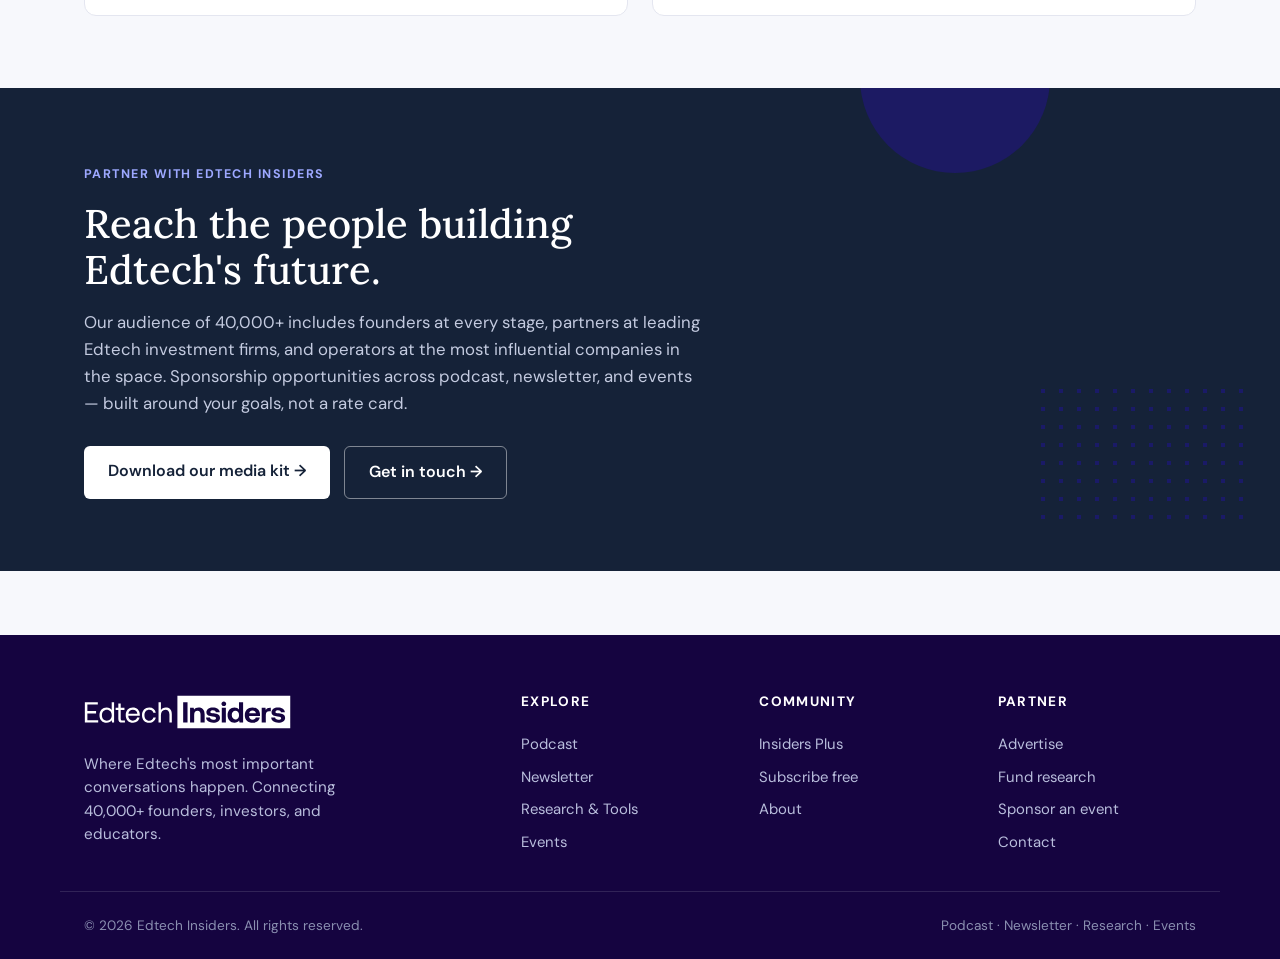
<file: v1.html>
<!DOCTYPE html>
<html lang="en">
<head>
<meta charset="UTF-8">
<meta name="viewport" content="width=device-width, initial-scale=1.0">
<title>Edtech Insiders — Where Edtech's most important conversations happen</title>
<link rel="icon" type="image/png" href="[data-uri]">
<link rel="preconnect" href="https://fonts.googleapis.com">
<link href="https://fonts.googleapis.com/css2?family=Lora:ital,wght@0,400;0,500;0,600;1,400&family=DM+Sans:wght@400;500;600;700&display=swap" rel="stylesheet">
<style>
:root{
  --deep-blue:#150440;
  --brand-blue:#280EB3;
  --bright-blue:#2700F4;
  --navy:#152238;
  --ink:#1A1A2E;
  --muted:#5B5E71;
  --bg:#F7F8FC;
  --card:#FFFFFF;
  --line:#E4E6F0;
  --serif:'Lora',Georgia,serif;
  --sans:'DM Sans',-apple-system,sans-serif;
}
*{margin:0;padding:0;box-sizing:border-box}
html{scroll-behavior:smooth}
body{font-family:var(--sans);color:var(--ink);background:var(--bg);line-height:1.6;-webkit-font-smoothing:antialiased}
h1,h2,h3{font-family:var(--serif);font-weight:500;line-height:1.15;color:var(--deep-blue)}
a{color:var(--brand-blue);text-decoration:none}
img{max-width:100%}

/* ---------- Logo lockup ---------- */
.logo{display:inline-flex;align-items:center;gap:.4rem;font-family:var(--sans);font-weight:700;font-size:1.25rem;letter-spacing:-.02em;white-space:nowrap}
.logo .lg-a{color:var(--deep-blue)}
.logo .lg-b{background:var(--brand-blue);color:#fff;padding:.1em .4em;border-radius:2px}
.logo.on-dark .lg-a{color:#fff}
.logo.on-dark .lg-b{background:#fff;color:var(--navy)}

/* ---------- Nav ---------- */
nav{position:sticky;top:0;z-index:100;background:rgba(247,248,252,.92);backdrop-filter:blur(12px);border-bottom:1px solid var(--line)}
.nav-inner{max-width:1160px;margin:0 auto;padding:.9rem 1.5rem;display:flex;align-items:center;justify-content:space-between;gap:1rem}
.nav-links{display:flex;gap:1.6rem;align-items:center;flex-wrap:wrap}
.nav-links a{font-size:.92rem;font-weight:500;color:var(--muted);padding:.25rem 0;border-bottom:2px solid transparent;transition:color .15s}
.nav-links a:hover{color:var(--deep-blue)}
.nav-links a.active{color:var(--deep-blue);border-bottom-color:var(--bright-blue)}
.nav-cta{background:var(--brand-blue);color:#fff !important;padding:.55rem 1.1rem;border-radius:6px;font-weight:600;border-bottom:none !important}
.nav-cta:hover{background:var(--bright-blue);color:#fff}
.menu-btn{display:none;background:none;border:1px solid var(--line);border-radius:6px;padding:.4rem .6rem;font-size:1.1rem;cursor:pointer;color:var(--deep-blue)}

/* ---------- Layout primitives ---------- */
.page{display:none}
.page.active{display:block}
.wrap{max-width:1160px;margin:0 auto;padding:0 1.5rem}
.section{padding:4.5rem 0}
.section.tight{padding:3rem 0}
.label{display:inline-block;font-size:.78rem;font-weight:700;letter-spacing:.12em;text-transform:uppercase;color:var(--brand-blue);margin-bottom:1rem}
.label.on-dark{color:#9DA8FF}
.kicker{font-size:1.15rem;color:var(--muted);max-width:640px}
.btn{display:inline-block;font-weight:600;font-size:1rem;padding:.8rem 1.5rem;border-radius:6px;transition:all .15s;cursor:pointer;border:none;font-family:var(--sans)}
.btn-primary{background:var(--brand-blue);color:#fff}
.btn-primary:hover{background:var(--bright-blue);transform:translateY(-1px)}
.btn-secondary{background:transparent;color:var(--brand-blue);border:1.5px solid var(--brand-blue)}
.btn-secondary:hover{background:var(--brand-blue);color:#fff}
.btn-light{background:#fff;color:var(--navy)}
.btn-light:hover{background:#E9EBFF}
.btn-ghost-light{background:transparent;color:#fff;border:1.5px solid rgba(255,255,255,.45)}
.btn-ghost-light:hover{border-color:#fff}
.btn-row{display:flex;gap:.9rem;flex-wrap:wrap;margin-top:1.8rem}

/* ---------- Hero ---------- */
.hero{position:relative;overflow:hidden;padding:6.5rem 0 4rem}
.hero h1{font-size:clamp(2.6rem,5.5vw,4.2rem);max-width:820px;margin-bottom:1.4rem}
.hero .kicker{font-size:1.25rem}
.page-hero{padding:5rem 0 3rem}
.page-hero h1{font-size:clamp(2.2rem,4.5vw,3.4rem);max-width:760px;margin-bottom:1.2rem}

/* decorative shapes */
.shape{position:absolute;pointer-events:none}
.dot-grid{width:220px;height:150px;background-image:radial-gradient(var(--bright-blue) 2.2px,transparent 2.2px);background-size:18px 18px;opacity:.18}
.semicircle{width:190px;height:95px;background:var(--brand-blue);border-radius:0 0 190px 190px;opacity:.1}

/* ---------- Social proof ---------- */
.proof{border-top:1px solid var(--line);border-bottom:1px solid var(--line);padding:1.4rem 0;background:#fff}
.proof-inner{display:flex;align-items:center;gap:2rem;flex-wrap:wrap;justify-content:center}
.proof-caption{font-size:.82rem;font-weight:600;letter-spacing:.08em;text-transform:uppercase;color:var(--muted)}
.proof-logos{display:flex;gap:2.2rem;flex-wrap:wrap;align-items:center;justify-content:center}
.proof-logos span{font-family:var(--sans);font-weight:700;font-size:1.02rem;color:#A7ABC0;letter-spacing:-.01em}

/* ---------- Cards / grids ---------- */
.grid-2{display:grid;grid-template-columns:1fr 1fr;gap:1.5rem}
.grid-3{display:grid;grid-template-columns:repeat(3,1fr);gap:1.5rem}
.grid-4{display:grid;grid-template-columns:repeat(4,1fr);gap:1.5rem}
.card{background:var(--card);border:1px solid var(--line);border-radius:12px;padding:2.2rem;transition:box-shadow .2s,transform .2s}
.card:hover{box-shadow:0 12px 32px rgba(21,4,64,.08);transform:translateY(-2px)}
.card h3{font-size:1.45rem;margin-bottom:.7rem}
.card p{color:var(--muted);font-size:.98rem}
.card .card-cta{display:inline-block;margin-top:1.2rem;font-weight:600}
.card-tag{display:inline-block;font-size:.72rem;font-weight:700;letter-spacing:.1em;text-transform:uppercase;color:var(--brand-blue);background:#EEEBFF;padding:.25rem .6rem;border-radius:4px;margin-bottom:1rem}
.section-head{margin-bottom:2.5rem;max-width:720px}
.section-head h2{font-size:clamp(1.8rem,3.4vw,2.5rem);margin-bottom:.8rem}

/* ---------- Dark band (advertiser / CTA) ---------- */
.band{background:var(--navy);color:#fff;position:relative;overflow:hidden}
.band h2{color:#fff;font-size:clamp(1.8rem,3.4vw,2.5rem);margin-bottom:1rem;max-width:640px}
.band p{color:#C4CBE0;max-width:620px;font-size:1.05rem}
.band .section{position:relative;z-index:1}
.band-deep{background:var(--deep-blue)}

/* ---------- Guest wall ---------- */
.guest-wall{display:flex;gap:1.2rem;flex-wrap:wrap}
.guest{background:#fff;border:1px solid var(--line);border-radius:10px;padding:1.1rem 1.4rem;display:flex;align-items:center;gap:.9rem}
.guest .avatar{width:44px;height:44px;border-radius:50%;background:linear-gradient(135deg,var(--brand-blue),var(--bright-blue));display:flex;align-items:center;justify-content:center;color:#fff;font-weight:700;font-size:.95rem;flex-shrink:0}
.guest .g-name{font-weight:600;font-size:.98rem;color:var(--deep-blue)}
.guest .g-role{font-size:.82rem;color:var(--muted)}

/* ---------- Episode / report rows ---------- */
.row-list{display:flex;flex-direction:column;gap:1rem}
.row-item{background:#fff;border:1px solid var(--line);border-radius:10px;padding:1.4rem 1.8rem;display:flex;align-items:center;gap:1.4rem;justify-content:space-between;flex-wrap:wrap}
.row-item .ri-meta{font-size:.8rem;font-weight:600;letter-spacing:.06em;text-transform:uppercase;color:var(--brand-blue)}
.row-item .ri-title{font-family:var(--serif);font-size:1.15rem;color:var(--deep-blue);margin-top:.2rem}
.row-item .ri-sub{font-size:.88rem;color:var(--muted);margin-top:.15rem}
.row-item a{font-weight:600;white-space:nowrap}

/* ---------- Pricing ---------- */
.tiers{display:grid;grid-template-columns:1fr 1fr;gap:1.5rem;align-items:stretch}
.tier{background:#fff;border:1px solid var(--line);border-radius:14px;padding:2.4rem;display:flex;flex-direction:column}
.tier.featured{border:2px solid var(--brand-blue);box-shadow:0 16px 40px rgba(40,14,179,.12);position:relative}
.tier.featured::before{content:"Most popular";position:absolute;top:-13px;left:2rem;background:var(--bright-blue);color:#fff;font-size:.72rem;font-weight:700;letter-spacing:.08em;text-transform:uppercase;padding:.3rem .8rem;border-radius:20px}
.tier h3{font-size:1.5rem;margin-bottom:.3rem}
.tier .tier-sub{color:var(--muted);font-size:.92rem;margin-bottom:1.4rem}
.tier ul{list-style:none;margin:0 0 1.8rem;flex:1}
.tier li{padding:.5rem 0 .5rem 1.7rem;position:relative;font-size:.97rem;color:var(--ink);border-bottom:1px solid #F0F1F8}
.tier li:last-child{border-bottom:none}
.tier li::before{content:"";position:absolute;left:0;top:.95rem;width:9px;height:9px;border-radius:50%;background:var(--bright-blue)}

/* ---------- Quotes ---------- */
.quotes{display:grid;grid-template-columns:1fr 1fr;gap:1.5rem}
.quote{background:#fff;border:1px solid var(--line);border-left:4px solid var(--bright-blue);border-radius:10px;padding:1.8rem 2rem}
.quote p{font-family:var(--serif);font-size:1.18rem;font-style:italic;color:var(--deep-blue);margin-bottom:.9rem}
.quote cite{font-style:normal;font-size:.88rem;color:var(--muted);font-weight:500}
.band .quote{background:rgba(255,255,255,.06);border-color:rgba(255,255,255,.14);border-left-color:var(--bright-blue)}
.band .quote p{color:#fff}
.band .quote cite{color:#9DA8FF}

/* ---------- Numbers ---------- */
.numbers{display:grid;grid-template-columns:repeat(4,1fr);gap:1.5rem;text-align:center}
.num .n-big{font-family:var(--serif);font-size:2.8rem;color:var(--bright-blue);font-weight:500;line-height:1}
.band .num .n-big{color:#8F9BFF}
.num .n-label{font-size:.92rem;color:var(--muted);margin-top:.5rem}
.band .num .n-label{color:#C4CBE0}

/* ---------- Placeholders (CMS zones) ---------- */
.cms{border:1.5px dashed #C9CDE3;border-radius:12px;padding:2.2rem;text-align:center;color:var(--muted);font-size:.92rem;background:rgba(255,255,255,.6)}
.cms strong{display:block;color:var(--deep-blue);font-family:var(--serif);font-size:1.1rem;font-style:italic;margin-bottom:.3rem}
.photo-grid{display:grid;grid-template-columns:repeat(4,1fr);gap:.8rem}
.photo{aspect-ratio:4/3;border-radius:10px;background:linear-gradient(135deg,#1E1656,#280EB3 60%,#2700F4);position:relative;overflow:hidden}
.photo::after{content:"Event photo";position:absolute;inset:auto .8rem .6rem auto;color:rgba(255,255,255,.55);font-size:.72rem;font-weight:600;letter-spacing:.05em}
.photo:nth-child(2){background:linear-gradient(135deg,#150440,#1E1656 55%,#280EB3)}
.photo:nth-child(3){background:linear-gradient(160deg,#280EB3,#150440)}
.photo:nth-child(4){background:linear-gradient(200deg,#2700F4,#280EB3 40%,#150440)}

/* ---------- Platform badges ---------- */
.platforms{display:flex;gap:1rem;flex-wrap:wrap}
.platform{display:flex;align-items:center;gap:.6rem;background:#fff;border:1px solid var(--line);border-radius:8px;padding:.8rem 1.3rem;font-weight:600;color:var(--deep-blue);font-size:.95rem}
.platform .p-dot{width:10px;height:10px;border-radius:50%;background:var(--bright-blue)}

/* ---------- Feature list (what you get) ---------- */
.feat-list{display:grid;grid-template-columns:1fr 1fr;gap:1.2rem}
.feat{display:flex;gap:1rem;background:#fff;border:1px solid var(--line);border-radius:10px;padding:1.4rem 1.6rem}
.feat .f-num{font-family:var(--serif);font-size:1.4rem;color:var(--bright-blue);line-height:1.2;flex-shrink:0}
.feat p{font-size:.97rem;color:var(--ink)}

/* ---------- Newsletter inline form ---------- */
.sub-form{display:flex;gap:.8rem;flex-wrap:wrap;margin-top:1.6rem;max-width:480px}
.sub-form input{flex:1;min-width:220px;padding:.8rem 1rem;border:1.5px solid var(--line);border-radius:6px;font-family:var(--sans);font-size:.98rem;background:#fff}
.sub-form input:focus{outline:none;border-color:var(--brand-blue)}

/* ---------- Footer ---------- */
footer{background:var(--deep-blue);color:#B9BEDC;margin-top:4rem}
.foot-inner{max-width:1160px;margin:0 auto;padding:3.5rem 1.5rem 2rem;display:grid;grid-template-columns:2fr 1fr 1fr 1fr;gap:2.5rem}
footer h4{color:#fff;font-family:var(--sans);font-size:.85rem;font-weight:700;letter-spacing:.1em;text-transform:uppercase;margin-bottom:1rem}
footer a{color:#B9BEDC;display:block;padding:.28rem 0;font-size:.93rem}
footer a:hover{color:#fff}
.foot-tag{font-size:.95rem;max-width:280px;margin-top:1rem;line-height:1.55}
.foot-bottom{border-top:1px solid rgba(255,255,255,.12);max-width:1160px;margin:0 auto;padding:1.4rem 1.5rem;display:flex;justify-content:space-between;gap:1rem;flex-wrap:wrap;font-size:.85rem;color:#8A8FB0}

/* ---------- Responsive ---------- */
@media(max-width:900px){
  .grid-3,.grid-4,.numbers{grid-template-columns:1fr 1fr}
  .photo-grid{grid-template-columns:1fr 1fr}
  .foot-inner{grid-template-columns:1fr 1fr}
}
@media(max-width:680px){
  .grid-2,.grid-3,.tiers,.quotes,.feat-list{grid-template-columns:1fr}
  .menu-btn{display:block}
  .nav-links{display:none;position:absolute;top:100%;left:0;right:0;background:#fff;border-bottom:1px solid var(--line);flex-direction:column;align-items:flex-start;padding:1rem 1.5rem;gap:.4rem}
  .nav-links.open{display:flex}
  .numbers{grid-template-columns:1fr 1fr}
}
</style>
</head>
<body>

<nav>
  <div class="nav-inner">
    <a href="#home" class="logo" aria-label="Edtech Insiders home"><img src="data:image/svg+xml,%3Csvg%20viewBox%3D%22148%20123%201651%20271%22%20fill%3D%22none%22%20xmlns%3D%22http%3A%2F%2Fwww.w3.org%2F2000%2Fsvg%22%3E%0A%3Crect%20x%3D%22893%22%20y%3D%22129%22%20width%3D%22900%22%20height%3D%22259%22%20fill%3D%22%23280EB3%22%2F%3E%0A%3Cpath%20d%3D%22M938.92%20180.6V343H973.72V180.6H938.92Z%22%20fill%3D%22%23F2F2F2%22%2F%3E%0A%3Cpath%20d%3D%22M1062.47%20222.36C1044.14%20222.36%201033.24%20229.32%201025.58%20238.6L1022.57%20223.752H994.033V343H1026.74V281.984C1026.74%20261.336%201036.49%20249.272%201053.42%20249.272C1069.9%20249.272%201077.55%20259.944%201077.55%20280.128V343H1110.26V278.272C1110.26%20234.888%201086.83%20222.36%201062.47%20222.36Z%22%20fill%3D%22%23F2F2F2%22%2F%3E%0A%3Cpath%20d%3D%22M1121.83%20303.328C1122.99%20328.848%201145.72%20344.392%201178.67%20344.392C1210.68%20344.392%201232.72%20329.312%201232.72%20305.648C1232.72%20278.736%201209.99%20272.472%201182.84%20269.456C1165.91%20267.6%201155.7%20266.904%201155.7%20258.088C1155.7%20250.2%201164.05%20245.328%201176.35%20245.328C1189.8%20245.328%201198.85%20251.824%201199.78%20260.64H1230.87C1229.24%20236.28%201207.44%20222.128%201175.42%20221.896C1145.03%20221.896%201124.38%20237.44%201124.38%20261.104C1124.38%20285.696%201145.96%20291.728%201173.56%20295.208C1192.59%20297.528%201200.94%20298.456%201200.94%20307.968C1200.94%20316.552%201191.89%20320.96%201178.44%20320.96C1163.82%20320.96%201153.84%20313.768%201152.92%20303.328H1121.83Z%22%20fill%3D%22%23F2F2F2%22%2F%3E%0A%3Cpath%20d%3D%22M1263.36%20174.104C1252.45%20174.104%201244.33%20181.76%201244.33%20192.432C1244.33%20203.104%201252.45%20210.992%201263.36%20210.992C1274.03%20210.992%201282.15%20203.104%201282.15%20192.432C1282.15%20181.76%201274.03%20174.104%201263.36%20174.104ZM1246.89%20223.752V343H1279.6V223.752H1246.89Z%22%20fill%3D%22%23F2F2F2%22%2F%3E%0A%3Cpath%20d%3D%22M1384.29%20180.6V238.6C1376.63%20228.856%201364.8%20222.36%201348.33%20222.36C1316.55%20222.36%201293.11%20246.256%201293.11%20283.144C1293.11%20320.96%201316.55%20344.624%201348.56%20344.392C1365.73%20344.392%201377.33%20336.736%201385.22%20326.528L1388.47%20343H1417V180.6H1384.29ZM1355.75%20317.712C1337.89%20317.712%201326.52%20303.792%201326.52%20283.376C1326.52%20262.96%201337.89%20249.04%201355.75%20249.04C1373.62%20249.04%201384.75%20263.192%201384.75%20283.608C1384.75%20303.792%201373.62%20317.712%201355.75%20317.712Z%22%20fill%3D%22%23F2F2F2%22%2F%3E%0A%3Cpath%20d%3D%22M1430.53%20283.608C1430.53%20320.496%201454.66%20344.392%201495.02%20344.392C1526.34%20344.392%201546.53%20325.832%201550.24%20302.632H1517.99C1515.21%20313.768%201505.93%20319.568%201492.7%20319.568C1475.77%20319.568%201466.02%20308.896%201464.63%20291.728V290.8H1551.17C1551.86%20287.088%201552.1%20283.144%201552.1%20279.664C1551.63%20244.632%201526.81%20222.36%201490.62%20222.36C1454.66%20222.36%201430.53%20246.256%201430.53%20283.608ZM1465.33%20269.456C1467.18%20255.304%201477.86%20246.72%201492.01%20246.72C1506.86%20246.72%201517.06%20254.84%201519.38%20269.456H1465.33Z%22%20fill%3D%22%23F2F2F2%22%2F%3E%0A%3Cpath%20d%3D%22M1632.38%20223.752C1613.82%20223.752%201604.54%20230.944%201598.04%20241.616L1595.03%20223.752H1565.33V343H1598.04V284.536C1598.04%20266.44%201605.47%20253.448%201624.96%20253.448H1637.95V223.752H1632.38Z%22%20fill%3D%22%23F2F2F2%22%2F%3E%0A%3Cpath%20d%3D%22M1641.25%20303.328C1642.41%20328.848%201665.14%20344.392%201698.09%20344.392C1730.1%20344.392%201752.14%20329.312%201752.14%20305.648C1752.14%20278.736%201729.41%20272.472%201702.26%20269.456C1685.33%20267.6%201675.12%20266.904%201675.12%20258.088C1675.12%20250.2%201683.47%20245.328%201695.77%20245.328C1709.22%20245.328%201718.27%20251.824%201719.2%20260.64H1750.29C1748.66%20236.28%201726.85%20222.128%201694.84%20221.896C1664.45%20221.896%201643.8%20237.44%201643.8%20261.104C1643.8%20285.696%201665.37%20291.728%201692.98%20295.208C1712.01%20297.528%201720.36%20298.456%201720.36%20307.968C1720.36%20316.552%201711.31%20320.96%201697.85%20320.96C1683.24%20320.96%201673.26%20313.768%201672.33%20303.328H1641.25Z%22%20fill%3D%22%23F2F2F2%22%2F%3E%0A%3Cpath%20d%3D%22M154.776%20180.6V343H261.264V324.44H174.96V269.688H244.328V251.128H174.96V199.16H258.248V180.6H154.776Z%22%20fill%3D%22%23280EB3%22%2F%3E%0A%3Cpath%20d%3D%22M368.959%20180.6V242.776C361.767%20231.408%20348.311%20223.288%20328.359%20223.288C295.647%20223.288%20271.519%20247.648%20271.519%20283.84C271.519%20322.352%20295.647%20344.392%20328.359%20344.392C348.311%20344.392%20361.071%20334.88%20368.959%20323.976L371.511%20343H387.983V180.6H368.959ZM330.215%20327.456C306.783%20327.456%20291.007%20309.592%20291.007%20283.84C291.007%20258.088%20306.783%20240.224%20330.215%20240.224C353.415%20240.224%20369.191%20258.32%20369.191%20284.304C369.191%20309.592%20353.415%20327.456%20330.215%20327.456Z%22%20fill%3D%22%23280EB3%22%2F%3E%0A%3Cpath%20d%3D%22M421.786%20312.144C421.786%20333.024%20429.906%20343%20452.642%20343H474.45V325.6H453.802C444.29%20325.6%20440.81%20321.888%20440.81%20311.912V242.08H470.738V224.68H440.81V191.504H421.786V224.68H400.442V242.08H421.786V312.144Z%22%20fill%3D%22%23280EB3%22%2F%3E%0A%3Cpath%20d%3D%22M480.863%20283.84C480.863%20320.032%20504.063%20344.392%20539.559%20344.392C566.935%20344.392%20586.423%20326.992%20591.063%20303.328H571.807C567.863%20318.64%20554.871%20327.456%20538.167%20327.456C516.127%20327.456%20501.511%20312.144%20500.815%20289.176V287.552H592.687C592.919%20284.768%20593.151%20281.984%20593.151%20279.432C592.223%20244.4%20569.487%20223.288%20537.007%20223.288C503.599%20223.288%20480.863%20247.416%20480.863%20283.84ZM501.975%20271.776C503.831%20252.52%20519.839%20239.992%20537.239%20239.992C556.959%20239.992%20571.575%20251.36%20573.431%20271.776H501.975Z%22%20fill%3D%22%23280EB3%22%2F%3E%0A%3Cpath%20d%3D%22M720.419%20302.168H701.395C697.915%20317.712%20685.619%20327.456%20668.219%20327.456C645.483%20327.456%20630.171%20309.36%20630.171%20283.608C630.171%20257.856%20645.483%20240.224%20668.219%20240.224C685.155%20240.224%20697.451%20249.968%20701.163%20265.048H720.419C715.779%20239.528%20697.219%20223.288%20668.915%20223.288C634.115%20223.288%20610.683%20247.416%20610.683%20283.608C610.683%20319.8%20633.651%20344.392%20668.219%20344.392C696.523%20344.392%20715.547%20328.152%20720.419%20302.168Z%22%20fill%3D%22%23280EB3%22%2F%3E%0A%3Cpath%20d%3D%22M800.414%20223.288C780.462%20223.288%20768.398%20233.032%20761.438%20244.168V180.6H742.414V343H761.438V283.84C761.438%20257.16%20775.126%20240.688%20797.166%20240.688C817.582%20240.688%20829.414%20253.68%20829.414%20278.272V343H848.438V277.112C848.438%20237.904%20826.862%20223.288%20800.414%20223.288Z%22%20fill%3D%22%23280EB3%22%2F%3E%0A%3C%2Fsvg%3E%0A" alt="Edtech Insiders" style="height:34px;display:block;width:auto"></a>
    <button class="menu-btn" onclick="document.querySelector('.nav-links').classList.toggle('open')" aria-label="Menu">☰</button>
    <div class="nav-links">
      <a href="#home" data-page="home">Home</a>
      <a href="#podcast" data-page="podcast">Podcast</a>
      <a href="#newsletter" data-page="newsletter">Newsletter</a>
      <a href="#research" data-page="research">Research &amp; Tools</a>
      <a href="#events" data-page="events">Events</a>
      <a href="#plus" data-page="plus">Insiders Plus</a>
      <a href="#about" data-page="about">About</a>
      <a href="https://edtechinsiders.substack.com/subscribe" target="_blank" rel="noopener" class="nav-cta">Subscribe free</a>
    </div>
  </div>
</nav>

<!-- ================= HOME ================= -->
<main>
<section class="page" id="page-home">
  <div class="hero">
    <div class="shape dot-grid" style="right:4%;top:18%"></div>
    <div class="shape semicircle" style="left:-40px;bottom:-20px;transform:rotate(180deg)"></div>
    <div class="wrap">
      <h1>Where Edtech's most important conversations happen.</h1>
      <p class="kicker">Edtech Insiders connects 40,000+ founders, investors, and educators through a podcast, newsletter, research tools, and live events. If it matters in Edtech, you'll find it here.</p>
      <div class="btn-row">
        <a class="btn btn-primary" href="#podcast">Listen to the podcast →</a>
        <a class="btn btn-secondary" href="#newsletter">Read the newsletter →</a>
      </div>
    </div>
  </div>

  <div class="proof">
    <div class="wrap proof-inner">
      <span class="proof-caption">Read and listened to by leaders at</span>
      <div class="proof-logos">
        <span>Google</span><span>OpenAI</span><span>Microsoft</span><span>GSV Ventures</span><span>Reach Capital</span><span>Owl Ventures</span>
      </div>
    </div>
  </div>

  <div class="section">
    <div class="wrap">
      <div class="section-head">
        <h2>One network. Four ways to stay ahead.</h2>
      </div>
      <div class="grid-2">
        <div class="card">
          <span class="card-tag">Podcast</span>
          <h3>400+ conversations with the people who know.</h3>
          <p>Deep-dive interviews and weekly news breakdowns with the founders, investors, operators, and educators driving Edtech forward. Past guests include Sal Khan, Sam Altman, and Hillary Clinton — and hundreds of the builders you'll be hearing about next.</p>
          <a class="card-cta" href="#podcast">Listen now →</a>
        </div>
        <div class="card">
          <span class="card-tag">Newsletter</span>
          <h3>The briefing that keeps you ahead of the curve.</h3>
          <p>Our bi-weekly newsletter cuts through the noise with Edtech news, funding rounds, industry analysis, and the trends worth watching — before they become obvious. Read by decision-makers at the world's leading Edtech companies and investment firms.</p>
          <a class="card-cta" href="#newsletter">Subscribe free →</a>
        </div>
        <div class="card">
          <span class="card-tag">Research &amp; Tools</span>
          <h3>The Edtech landscape, mapped.</h3>
          <p>Original research, market maps, and curated tool directories that help you understand where the industry is and where it's going. Our AI in Education market map tracks 300+ tools across 60+ K-12 use cases — and we're just getting started.</p>
          <a class="card-cta" href="#research">Explore the research →</a>
        </div>
        <div class="card">
          <span class="card-tag">Events</span>
          <h3>Where the real conversations happen.</h3>
          <p>Edtech Insiders hosts the most attended gatherings at every major conference in the space. Real conversations, real connections — with the people building, funding, and leading the industry.</p>
          <a class="card-cta" href="#events">See upcoming events →</a>
        </div>
      </div>
    </div>
  </div>

  <div class="band">
    <div class="shape dot-grid" style="right:2%;bottom:8%;opacity:.25"></div>
    <div class="shape semicircle" style="right:18%;top:-10px;opacity:.35"></div>
    <div class="section">
      <div class="wrap">
        <span class="label on-dark">Partner with Edtech Insiders</span>
        <h2>Reach the people building Edtech's future.</h2>
        <p>Our audience of 40,000+ includes founders at every stage, partners at leading Edtech investment firms, and operators at the most influential companies in the space. Sponsorship opportunities across podcast, newsletter, and events — built around your goals, not a rate card.</p>
        <div class="btn-row">
          <a class="btn btn-light" href="#about">Download our media kit →</a>
          <a class="btn btn-ghost-light" href="#about">Get in touch →</a>
        </div>
      </div>
    </div>
  </div>
</section>

<!-- ================= PODCAST ================= -->
<section class="page" id="page-podcast">
  <div class="hero page-hero">
    <div class="shape dot-grid" style="right:6%;top:20%"></div>
    <div class="wrap">
      <span class="label">The Podcast</span>
      <h1>400+ conversations with the people who know.</h1>
      <p class="kicker">Deep-dive interviews and weekly news breakdowns with the founders, investors, operators, and educators driving Edtech forward. If it's happening in Edtech, we've talked to the people making it happen.</p>
    </div>
  </div>

  <div class="section tight">
    <div class="wrap">
      <span class="label">What we cover</span>
      <div class="grid-2">
        <div class="card">
          <h3>Deep Dive Interviews</h3>
          <p style="font-weight:600;color:var(--deep-blue);margin-bottom:.6rem">Go deep with the people building Edtech's future.</p>
          <p>Long-form conversations with founders, investors, researchers, and practitioners at the forefront of education technology. No surface-level takes — just substantive conversations about what's working, what isn't, and where things are going.</p>
        </div>
        <div class="card">
          <h3>This Week in Edtech</h3>
          <p style="font-weight:600;color:var(--deep-blue);margin-bottom:.6rem">Everything that mattered this week. In under an hour.</p>
          <p>Alex and Ben break down the week's most important Edtech news — funding rounds, policy shifts, product launches, and the stories everyone in the industry is talking about. Your fastest path to staying current.</p>
        </div>
      </div>
    </div>
  </div>

  <div class="section tight">
    <div class="wrap">
      <span class="label">Past guests include</span>
      <div class="guest-wall">
        <div class="guest"><span class="avatar">SK</span><div><div class="g-name">Sal Khan</div><div class="g-role">Founder, Khan Academy</div></div></div>
        <div class="guest"><span class="avatar">SA</span><div><div class="g-name">Sam Altman</div><div class="g-role">CEO, OpenAI</div></div></div>
        <div class="guest"><span class="avatar">HC</span><div><div class="g-name">Hillary Clinton</div><div class="g-role">Former U.S. Secretary of State</div></div></div>
      </div>
      <p style="margin-top:1.4rem;color:var(--muted);font-size:1.02rem">And hundreds of the founders, investors, and operators you'll be hearing about next.</p>
    </div>
  </div>

  <div class="band band-deep">
    <div class="shape semicircle" style="left:8%;bottom:-20px;transform:rotate(180deg);opacity:.3"></div>
    <div class="section tight">
      <div class="wrap">
        <span class="label on-dark">Listen on</span>
        <div class="platforms" style="margin-bottom:1.6rem">
          <a class="platform" href="https://podcasts.apple.com/us/podcast/edtech-insiders/id1592196859" target="_blank" rel="noopener" style="background:rgba(255,255,255,.08);border-color:rgba(255,255,255,.18);color:#fff"><span class="p-dot"></span>Apple Podcasts</a>
          <a class="platform" href="https://open.spotify.com/show/4PeMaMtSPgIBYXhxoqAyik" target="_blank" rel="noopener" style="background:rgba(255,255,255,.08);border-color:rgba(255,255,255,.18);color:#fff"><span class="p-dot"></span>Spotify</a>
          <a class="platform" href="https://edtechinsiders.buzzsprout.com" target="_blank" rel="noopener" style="background:rgba(255,255,255,.08);border-color:rgba(255,255,255,.18);color:#fff"><span class="p-dot"></span>All platforms</a>
        </div>
        <a class="btn btn-light" href="https://podcasts.apple.com/us/podcast/edtech-insiders/id1592196859" target="_blank" rel="noopener">Subscribe and never miss an episode →</a>
      </div>
    </div>
  </div>

  <div class="section">
    <div class="wrap">
      <span class="label">Recent episodes</span>
      <div class="row-list" id="episode-list">
        <div class="row-item"><div><div class="ri-meta">Deep Dive · July 27, 2026</div><div class="ri-title">Student-Centered Learning, AI, and School Redesign with Julie Young of Florida Virtual School</div><div class="ri-sub">How FLVS grew from a small pilot into a global model for virtual education — and why AI should redesign school, not automate it.</div></div><a href="https://www.buzzsprout.com/1877869/episodes/19462985" target="_blank" rel="noopener">Play →</a></div>
        <div class="row-item"><div><div class="ri-meta">This Week in Edtech · July 24, 2026</div><div class="ri-title">Week in Edtech 7/15/26: NYC Pauses AI Procurement, Anthropic Launches Claude for Teachers, Norway Restricts AI in Schools, and More!</div><div class="ri-sub">Feat. Louise Baigelman of Storyshares &amp; Ashish Bansal of StarSpark.AI</div></div><a href="https://www.buzzsprout.com/1877869/episodes/19524716" target="_blank" rel="noopener">Play →</a></div>
        <div class="row-item"><div><div class="ri-meta">Deep Dive · July 20, 2026</div><div class="ri-title">Why Kids Should Help Design EdTech: Inside the Joan Ganz Cooney Center's Co-Design Movement</div><div class="ri-sub">Participatory co-design, learning science, and what kids' feedback reveals about AI tutors.</div></div><a href="https://www.buzzsprout.com/1877869/episodes/19480747" target="_blank" rel="noopener">Play →</a></div>
      </div>
      <p style="margin-top:1.2rem"><a href="https://edtechinsiders.buzzsprout.com" target="_blank" rel="noopener" style="font-weight:600">Browse the full episode archive →</a></p>
    </div>
  </div>
</section>

<!-- ================= NEWSLETTER ================= -->
<section class="page" id="page-newsletter">
  <div class="hero page-hero">
    <div class="shape dot-grid" style="right:5%;top:24%"></div>
    <div class="wrap">
      <span class="label">The Newsletter</span>
      <h1>The briefing that keeps you ahead of the curve.</h1>
      <p class="kicker">Read by leaders at Google, OpenAI, Microsoft, GSV Ventures, Reach Capital, and Owl Ventures. If you work in Edtech, this is the one newsletter you need.</p>
      <div style="margin-top:1.6rem;max-width:480px">
        <iframe src="https://edtechinsiders.substack.com/embed" width="480" height="150" style="border:1px solid var(--line);border-radius:10px;background:#fff;max-width:100%" frameborder="0" scrolling="no" title="Subscribe to the Edtech Insiders newsletter"></iframe>
      </div>
    </div>
  </div>

  <div class="section tight">
    <div class="wrap">
      <span class="label">What's inside</span>
      <div class="feat-list">
        <div class="feat"><span class="f-num">01</span><p>The week's most important Edtech news — with our take on what it actually means.</p></div>
        <div class="feat"><span class="f-num">02</span><p>Funding rounds, policy shifts, and product launches before they become common knowledge.</p></div>
        <div class="feat"><span class="f-num">03</span><p>Original analysis from two of the most connected people in the industry.</p></div>
        <div class="feat"><span class="f-num">04</span><p>Resources, research, and reads worth your time.</p></div>
      </div>
    </div>
  </div>

  <div class="section tight">
    <div class="wrap">
      <span class="label">Choose your level</span>
      <div class="tiers">
        <div class="tier">
          <h3>Free</h3>
          <div class="tier-sub">Always free. No credit card required.</div>
          <ul>
            <li>Bi-weekly newsletter</li>
            <li>Full access to the Edtech Insiders archive</li>
            <li>Weekly episode roundup</li>
          </ul>
          <a class="btn btn-secondary" href="https://edtechinsiders.substack.com/subscribe" target="_blank" rel="noopener">Subscribe free →</a>
        </div>
        <div class="tier featured">
          <h3>Insiders Plus</h3>
          <div class="tier-sub">For the people who want to be inside the industry.</div>
          <ul>
            <li>Everything in free</li>
            <li>Exclusive WhatsApp community access</li>
            <li>Premium deep-dive content</li>
            <li>Early access to events and tickets</li>
            <li>Back-channel insights from Alex &amp; Ben</li>
          </ul>
          <a class="btn btn-primary" href="https://edtechinsiders.substack.com/subscribe" target="_blank" rel="noopener">Join Insiders Plus →</a>
        </div>
      </div>
    </div>
  </div>

  <div class="section tight">
    <div class="wrap">
      <span class="label">Who reads it</span>
      <div class="proof-logos" style="justify-content:flex-start;margin-bottom:2rem">
        <span>Google</span><span>OpenAI</span><span>Microsoft</span><span>GSV Ventures</span><span>Reach Capital</span><span>Owl Ventures</span>
      </div>
      <div class="quotes">
        <div class="quote"><p>"The first thing I read every week."</p><cite>— Edtech founder, Series B</cite></div>
        <div class="quote"><p>"Essential reading for anyone serious about this space."</p><cite>— Partner, leading Edtech VC</cite></div>
      </div>
    </div>
  </div>

  <div class="section tight">
    <div class="wrap">
      <span class="label">See what you're getting</span>
      <div class="btn-row" style="margin-top:0"><a class="btn btn-secondary" href="https://edtechinsiders.substack.com/archive" target="_blank" rel="noopener">Read a sample issue →</a></div>
    </div>
  </div>
</section>

<!-- ================= RESEARCH & TOOLS ================= -->
<section class="page" id="page-research">
  <div class="hero page-hero">
    <div class="shape dot-grid" style="right:6%;top:22%"></div>
    <div class="wrap">
      <span class="label">Research &amp; Tools</span>
      <h1>The Edtech landscape, mapped.</h1>
      <p class="kicker">Original research, market maps, and curated tools that help you understand where the industry is — and where it's going. This is what makes Edtech Insiders more than a media brand.</p>
    </div>
  </div>

  <div class="section tight">
    <div class="wrap">
      <div class="band" style="border-radius:16px">
        <div class="shape dot-grid" style="right:4%;bottom:10%;opacity:.25"></div>
        <div class="section tight" style="padding:3rem 0">
          <div class="wrap" style="padding:0 2.5rem">
            <span class="label on-dark">Featured resource</span>
            <h2>The Edtech AI Market Map</h2>
            <p>The most comprehensive map of AI tools in education — tracking 300+ tools across 60+ K-12 use cases. Updated regularly by the Edtech Insiders team. Whether you're a founder evaluating the competitive landscape, an investor mapping a thesis, or a district leader choosing tools, this is your starting point.</p>
            <div class="btn-row"><a class="btn btn-light" href="#research">Explore the market map →</a></div>
          </div>
        </div>
      </div>
    </div>
  </div>

  <div class="section tight">
    <div class="wrap">
      <div class="card">
        <span class="card-tag">New</span>
        <h3>The Edtech Insiders Index</h3>
        <p>A curated, independently reviewed directory of Edtech tools — built for practitioners who need to cut through vendor noise and find what actually works. Powered by verified educator reviews and the Edtech Insiders editorial lens.</p>
        <a class="card-cta" href="#research">Browse the index →</a>
      </div>
    </div>
  </div>

  <div class="section tight">
    <div class="wrap">
      <span class="label">From the research desk</span>
      <p style="color:var(--muted);margin-bottom:1.4rem">Original analysis and landscape research from the Edtech Insiders team.</p>
      <div class="row-list">
        <div class="row-item"><div><div class="ri-meta">Report · CMS feed</div><div class="ri-title">[CMS: Report or whitepaper title]</div><div class="ri-sub">Reports, whitepapers, and data pieces populate here</div></div><a href="#research">Read →</a></div>
        <div class="row-item"><div><div class="ri-meta">Whitepaper · CMS feed</div><div class="ri-title">[CMS: Report or whitepaper title]</div><div class="ri-sub">Reports, whitepapers, and data pieces populate here</div></div><a href="#research">Read →</a></div>
      </div>
    </div>
  </div>

  <div class="band band-deep">
    <div class="shape semicircle" style="right:10%;top:-14px;opacity:.35"></div>
    <div class="section tight">
      <div class="wrap">
        <span class="label on-dark">Work with us on research</span>
        <h2>Interested in funding research?</h2>
        <p>Edtech Insiders partners with foundations, companies, and institutions to produce original research on the education technology landscape. If you're interested in supporting or commissioning research, get in touch.</p>
        <div class="btn-row"><a class="btn btn-light" href="#about">Contact us →</a></div>
      </div>
    </div>
  </div>
</section>

<!-- ================= EVENTS ================= -->
<section class="page" id="page-events">
  <div class="hero page-hero">
    <div class="shape dot-grid" style="right:5%;top:22%"></div>
    <div class="wrap">
      <span class="label">Events</span>
      <h1>Where the real conversations happen.</h1>
      <p class="kicker">Edtech Insiders hosts the most attended gatherings at every major conference in the space. Not panels. Not networking hours. Real conversations with the people who matter.</p>
    </div>
  </div>

  <div class="section tight">
    <div class="wrap">
      <span class="label">What's coming up</span>
      <div class="row-list">
        <div class="row-item"><div><div class="ri-meta">CMS: Date · Location</div><div class="ri-title">[CMS: Upcoming event name]</div><div class="ri-sub">Brief description pulled from the events calendar</div></div><a class="btn btn-primary" style="padding:.6rem 1.2rem" href="#events">Register →</a></div>
        <div class="row-item"><div><div class="ri-meta">CMS: Date · Location</div><div class="ri-title">[CMS: Upcoming event name]</div><div class="ri-sub">Brief description pulled from the events calendar</div></div><a class="btn btn-primary" style="padding:.6rem 1.2rem" href="#events">Register →</a></div>
      </div>
    </div>
  </div>

  <div class="section tight">
    <div class="wrap">
      <span class="label">Why people come back</span>
      <div class="grid-3">
        <div class="card">
          <h3>The room</h3>
          <p>Every Edtech Insiders event brings together a curated mix of founders, investors, and practitioners. The people you actually want to meet are here.</p>
        </div>
        <div class="card">
          <h3>The format</h3>
          <p>No keynotes. No death-by-panel. Our events are designed for conversation — structured enough to be productive, loose enough to be memorable.</p>
        </div>
        <div class="card">
          <h3>The track record</h3>
          <p>We've hosted events at ASU GSV, SXSW EDU, and more. Consistently the most attended and most talked-about gatherings at every conference we show up to.</p>
        </div>
      </div>
    </div>
  </div>

  <div class="section tight">
    <div class="wrap">
      <span class="label">Where we've been</span>
      <div class="photo-grid">
        <div class="photo"></div><div class="photo"></div><div class="photo"></div><div class="photo"></div>
      </div>
      <p style="margin-top:.9rem;font-size:.85rem;color:var(--muted)">Photo grid from past events — keep it human and energetic.</p>
    </div>
  </div>

  <div class="band">
    <div class="shape dot-grid" style="left:4%;bottom:8%;opacity:.25"></div>
    <div class="section tight">
      <div class="wrap">
        <span class="label on-dark">Bring your brand into the room</span>
        <h2>Event sponsorship</h2>
        <p>Event sponsorship puts you in front of the most influential people in Edtech — in a setting designed for real conversation. Get in touch to discuss what's possible.</p>
        <div class="btn-row"><a class="btn btn-light" href="#about">Contact us about event sponsorship →</a></div>
      </div>
    </div>
  </div>
</section>

<!-- ================= INSIDERS PLUS ================= -->
<section class="page" id="page-plus">
  <div class="hero page-hero">
    <div class="shape dot-grid" style="right:6%;top:20%"></div>
    <div class="wrap">
      <span class="label">Insiders Plus</span>
      <h1>Be part of the conversation, not just the audience.</h1>
      <p class="kicker">Insiders Plus is for the people who don't just want to follow the Edtech industry — they want to be inside it. Join a community of founders, investors, and operators who are shaping what comes next.</p>
      <div class="btn-row"><a class="btn btn-primary" href="#page-plus-pricing" onclick="document.getElementById('page-plus-pricing').scrollIntoView();return false;">Join Insiders Plus →</a></div>
    </div>
  </div>

  <div class="section tight">
    <div class="wrap">
      <span class="label">What you get</span>
      <div class="grid-2">
        <div class="card">
          <h3>The Community</h3>
          <p>Access to our exclusive WhatsApp channel — where Alex, Ben, and hundreds of Edtech leaders share what they're seeing, thinking, and working on. In real time.</p>
        </div>
        <div class="card">
          <h3>Premium Content</h3>
          <p>Deep-dive analysis, extended interviews, and research pieces that don't make it into the free newsletter. The stuff we save for people who are serious about the space.</p>
        </div>
        <div class="card">
          <h3>Early Access</h3>
          <p>First access to Edtech Insiders events — including early-bird tickets and Plus-member-only sessions at major conferences.</p>
        </div>
        <div class="card">
          <h3>Back-Channel Insights</h3>
          <p>Alex and Ben share what they're hearing from their network — the conversations, observations, and early signals that don't make it onto the podcast.</p>
        </div>
      </div>
    </div>
  </div>

  <div class="band band-deep">
    <div class="shape semicircle" style="right:14%;top:-14px;opacity:.35"></div>
    <div class="section tight">
      <div class="wrap">
        <span class="label on-dark">Who's already inside</span>
        <div class="quotes">
          <div class="quote"><p>"The WhatsApp community alone is worth it. The quality of the conversation is unlike anything else in this space."</p><cite>— Edtech operator</cite></div>
          <div class="quote"><p>"I've made three meaningful connections through Plus that turned into real partnerships."</p><cite>— Edtech founder</cite></div>
        </div>
      </div>
    </div>
  </div>

  <div class="section" id="page-plus-pricing">
    <div class="wrap">
      <span class="label">Join Insiders Plus</span>
      <div class="tiers">
        <div class="tier">
          <h3>Free</h3>
          <div class="tier-sub">Edtech Insiders Newsletter + Podcast. Always free. No credit card required.</div>
          <ul>
            <li>Bi-weekly newsletter</li>
            <li>Every podcast episode</li>
            <li>Archive access</li>
          </ul>
          <a class="btn btn-secondary" href="https://edtechinsiders.substack.com/subscribe" target="_blank" rel="noopener">Subscribe free →</a>
        </div>
        <div class="tier featured">
          <h3>Insiders Plus</h3>
          <div class="tier-sub">[Monthly and annual pricing — to be confirmed]</div>
          <ul>
            <li>Everything in free</li>
            <li>Exclusive WhatsApp community</li>
            <li>Premium deep-dive content</li>
            <li>Early access to events &amp; tickets</li>
            <li>Back-channel insights from Alex &amp; Ben</li>
          </ul>
          <a class="btn btn-primary" href="https://edtechinsiders.substack.com/subscribe" target="_blank" rel="noopener">Join Insiders Plus →</a>
        </div>
      </div>
    </div>
  </div>
</section>

<!-- ================= ABOUT ================= -->
<section class="page" id="page-about">
  <div class="hero page-hero">
    <div class="shape dot-grid" style="right:6%;top:22%"></div>
    <div class="wrap">
      <span class="label">About</span>
      <h1>Built by insiders, for insiders.</h1>
      <p class="kicker">Edtech Insiders started as a podcast and became something bigger — a network, a community, and an intelligence resource for everyone serious about the future of education technology.</p>
    </div>
  </div>

  <div class="section tight">
    <div class="wrap">
      <span class="label">What we're here for</span>
      <p style="font-family:var(--serif);font-size:1.35rem;line-height:1.6;color:var(--deep-blue);max-width:820px">Since 2021, Edtech Insiders has been connecting the people building, funding, and leading the Edtech industry. Not through press releases or surface-level coverage — through real conversations, original research, and a community that actually knows each other. We believe the people solving education's hardest problems deserve better intelligence, better connections, and a place where the real conversation happens.</p>
    </div>
  </div>

  <div class="section tight">
    <div class="wrap">
      <span class="label">Who we are</span>
      <div class="grid-2">
        <div class="card">
          <div style="display:flex;align-items:center;gap:1rem;margin-bottom:1rem">
            <span class="avatar" style="width:64px;height:64px;border-radius:50%;background:linear-gradient(135deg,var(--brand-blue),var(--bright-blue));display:flex;align-items:center;justify-content:center;color:#fff;font-weight:700;font-size:1.3rem">AS</span>
            <div><h3 style="margin:0">Alex Sarlin</h3><div style="color:var(--muted);font-size:.9rem">Co-founder &amp; Host</div></div>
          </div>
          <p>[Bio — 3-4 sentences. Warm, specific, establishes expertise without reading like a résumé. To be written with Alex's input.]</p>
        </div>
        <div class="card">
          <div style="display:flex;align-items:center;gap:1rem;margin-bottom:1rem">
            <span class="avatar" style="width:64px;height:64px;border-radius:50%;background:linear-gradient(135deg,var(--deep-blue),var(--brand-blue));display:flex;align-items:center;justify-content:center;color:#fff;font-weight:700;font-size:1.3rem">BK</span>
            <div><h3 style="margin:0">Ben Kornell</h3><div style="color:var(--muted);font-size:.9rem">Co-founder &amp; Host</div></div>
          </div>
          <p>[Bio — 3-4 sentences. Same treatment as above. To be written with Ben's input.]</p>
        </div>
      </div>
    </div>
  </div>

  <div class="band band-deep">
    <div class="shape dot-grid" style="right:4%;top:20%;opacity:.25"></div>
    <div class="section tight">
      <div class="wrap">
        <span class="label on-dark">Edtech Insiders in numbers</span>
        <div class="numbers">
          <div class="num"><div class="n-big">400+</div><div class="n-label">podcast episodes</div></div>
          <div class="num"><div class="n-big">40,000+</div><div class="n-label">community members</div></div>
          <div class="num"><div class="n-big">5+</div><div class="n-label">years covering the industry</div></div>
          <div class="num"><div class="n-big">100s</div><div class="n-label">of guests from Google, OpenAI, Microsoft, Khan Academy &amp; leading Edtech companies</div></div>
        </div>
      </div>
    </div>
  </div>

  <div class="section tight">
    <div class="wrap">
      <span class="label">As seen in</span>
      <div class="cms"><strong>Press mentions</strong>Notable press mentions or media logos — to be populated.</div>
    </div>
  </div>

  <div class="section tight">
    <div class="wrap">
      <span class="label">Get in touch</span>
      <p style="color:var(--muted);max-width:560px;margin-bottom:.4rem">For podcast guest inquiries, advertising, research partnerships, or press:</p>
      <div class="btn-row"><a class="btn btn-primary" href="mailto:hello@edtechinsiders.org">Contact us →</a></div>
    </div>
  </div>
</section>
</main>

<footer>
  <div class="foot-inner">
    <div>
      <a href="#home" class="logo on-dark"><img src="data:image/svg+xml,%3Csvg%20viewBox%3D%22148%20123%201651%20271%22%20fill%3D%22none%22%20xmlns%3D%22http%3A%2F%2Fwww.w3.org%2F2000%2Fsvg%22%3E%0A%3Cpath%20fill-rule%3D%22evenodd%22%20clip-rule%3D%22evenodd%22%20d%3D%22M1793%20129H893V388H1793V129ZM1244.33%20192.432C1244.33%20181.76%201252.45%20174.104%201263.36%20174.104C1274.03%20174.104%201282.15%20181.76%201282.15%20192.432C1282.15%20203.104%201274.03%20210.992%201263.36%20210.992C1252.45%20210.992%201244.33%20203.104%201244.33%20192.432ZM1246.89%20343V223.752H1279.6V343H1246.89ZM938.92%20343V180.6H973.72V343H938.92ZM1025.58%20238.6C1033.24%20229.32%201044.14%20222.36%201062.47%20222.36C1086.83%20222.36%201110.26%20234.888%201110.26%20278.272V343H1077.55V280.128C1077.55%20259.944%201069.9%20249.272%201053.42%20249.272C1036.49%20249.272%201026.74%20261.336%201026.74%20281.984V343H994.033V223.752H1022.57L1025.58%20238.6ZM1121.83%20303.328C1122.99%20328.848%201145.72%20344.392%201178.67%20344.392C1210.68%20344.392%201232.72%20329.312%201232.72%20305.648C1232.72%20278.736%201209.99%20272.472%201182.84%20269.456C1182.09%20269.373%201181.35%20269.293%201180.62%20269.214C1165.02%20267.522%201155.7%20266.511%201155.7%20258.088C1155.7%20250.2%201164.05%20245.328%201176.35%20245.328C1189.8%20245.328%201198.85%20251.824%201199.78%20260.64H1230.87C1229.24%20236.28%201207.44%20222.128%201175.42%20221.896C1145.03%20221.896%201124.38%20237.44%201124.38%20261.104C1124.38%20285.696%201145.96%20291.728%201173.56%20295.208L1174.1%20295.273C1192.74%20297.546%201200.94%20298.545%201200.94%20307.968C1200.94%20316.552%201191.89%20320.96%201178.44%20320.96C1163.82%20320.96%201153.84%20313.768%201152.92%20303.328H1121.83ZM1384.29%20180.6V238.6C1376.63%20228.856%201364.8%20222.36%201348.33%20222.36C1316.55%20222.36%201293.11%20246.256%201293.11%20283.144C1293.11%20320.96%201316.55%20344.624%201348.56%20344.392C1365.73%20344.392%201377.33%20336.736%201385.22%20326.528L1388.47%20343H1417V180.6H1384.29ZM1355.75%20317.712C1337.89%20317.712%201326.52%20303.792%201326.52%20283.376C1326.52%20262.96%201337.89%20249.04%201355.75%20249.04C1373.62%20249.04%201384.75%20263.192%201384.75%20283.608C1384.75%20303.792%201373.62%20317.712%201355.75%20317.712ZM1495.02%20344.392C1454.66%20344.392%201430.53%20320.496%201430.53%20283.608C1430.53%20246.256%201454.66%20222.36%201490.62%20222.36C1526.81%20222.36%201551.63%20244.632%201552.1%20279.664C1552.1%20283.144%201551.86%20287.088%201551.17%20290.8H1464.63V291.728C1466.02%20308.896%201475.77%20319.568%201492.7%20319.568C1505.93%20319.568%201515.21%20313.768%201517.99%20302.632H1550.24C1546.53%20325.832%201526.34%20344.392%201495.02%20344.392ZM1492.01%20246.72C1477.86%20246.72%201467.18%20255.304%201465.33%20269.456H1519.38C1517.06%20254.84%201506.86%20246.72%201492.01%20246.72ZM1632.38%20223.752C1613.82%20223.752%201604.54%20230.944%201598.04%20241.616L1595.03%20223.752H1565.33V343H1598.04V284.536C1598.04%20266.44%201605.47%20253.448%201624.96%20253.448H1637.95V223.752H1632.38ZM1698.09%20344.392C1665.14%20344.392%201642.41%20328.848%201641.25%20303.328H1672.33C1673.26%20313.768%201683.24%20320.96%201697.85%20320.96C1711.31%20320.96%201720.36%20316.552%201720.36%20307.968C1720.36%20298.545%201712.16%20297.546%201693.51%20295.273L1692.98%20295.208C1665.37%20291.728%201643.8%20285.696%201643.8%20261.104C1643.8%20237.44%201664.45%20221.896%201694.84%20221.896C1726.85%20222.128%201748.66%20236.28%201750.29%20260.64H1719.2C1718.27%20251.824%201709.22%20245.328%201695.77%20245.328C1683.47%20245.328%201675.12%20250.2%201675.12%20258.088C1675.12%20266.511%201684.44%20267.522%201700.04%20269.214C1700.77%20269.293%201701.51%20269.373%201702.26%20269.456C1729.41%20272.472%201752.14%20278.736%201752.14%20305.648C1752.14%20329.312%201730.1%20344.392%201698.09%20344.392Z%22%20fill%3D%22white%22%2F%3E%0A%3Cpath%20d%3D%22M154.776%20180.6V343H261.264V324.44H174.96V269.688H244.328V251.128H174.96V199.16H258.248V180.6H154.776Z%22%20fill%3D%22white%22%2F%3E%0A%3Cpath%20d%3D%22M368.959%20180.6V242.776C361.767%20231.408%20348.311%20223.288%20328.359%20223.288C295.647%20223.288%20271.519%20247.648%20271.519%20283.84C271.519%20322.352%20295.647%20344.392%20328.359%20344.392C348.311%20344.392%20361.071%20334.88%20368.959%20323.976L371.511%20343H387.983V180.6H368.959ZM330.215%20327.456C306.783%20327.456%20291.007%20309.592%20291.007%20283.84C291.007%20258.088%20306.783%20240.224%20330.215%20240.224C353.415%20240.224%20369.191%20258.32%20369.191%20284.304C369.191%20309.592%20353.415%20327.456%20330.215%20327.456Z%22%20fill%3D%22white%22%2F%3E%0A%3Cpath%20d%3D%22M421.786%20312.144C421.786%20333.024%20429.906%20343%20452.642%20343H474.45V325.6H453.802C444.29%20325.6%20440.81%20321.888%20440.81%20311.912V242.08H470.738V224.68H440.81V191.504H421.786V224.68H400.442V242.08H421.786V312.144Z%22%20fill%3D%22white%22%2F%3E%0A%3Cpath%20d%3D%22M480.863%20283.84C480.863%20320.032%20504.063%20344.392%20539.559%20344.392C566.935%20344.392%20586.423%20326.992%20591.063%20303.328H571.807C567.863%20318.64%20554.871%20327.456%20538.167%20327.456C516.127%20327.456%20501.511%20312.144%20500.815%20289.176V287.552H592.687C592.919%20284.768%20593.151%20281.984%20593.151%20279.432C592.223%20244.4%20569.487%20223.288%20537.007%20223.288C503.599%20223.288%20480.863%20247.416%20480.863%20283.84ZM501.975%20271.776C503.831%20252.52%20519.839%20239.992%20537.239%20239.992C556.959%20239.992%20571.575%20251.36%20573.431%20271.776H501.975Z%22%20fill%3D%22white%22%2F%3E%0A%3Cpath%20d%3D%22M720.419%20302.168H701.395C697.915%20317.712%20685.619%20327.456%20668.219%20327.456C645.483%20327.456%20630.171%20309.36%20630.171%20283.608C630.171%20257.856%20645.483%20240.224%20668.219%20240.224C685.155%20240.224%20697.451%20249.968%20701.163%20265.048H720.419C715.779%20239.528%20697.219%20223.288%20668.915%20223.288C634.115%20223.288%20610.683%20247.416%20610.683%20283.608C610.683%20319.8%20633.651%20344.392%20668.219%20344.392C696.523%20344.392%20715.547%20328.152%20720.419%20302.168Z%22%20fill%3D%22white%22%2F%3E%0A%3Cpath%20d%3D%22M800.414%20223.288C780.462%20223.288%20768.398%20233.032%20761.438%20244.168V180.6H742.414V343H761.438V283.84C761.438%20257.16%20775.126%20240.688%20797.166%20240.688C817.582%20240.688%20829.414%20253.68%20829.414%20278.272V343H848.438V277.112C848.438%20237.904%20826.862%20223.288%20800.414%20223.288Z%22%20fill%3D%22white%22%2F%3E%0A%3C%2Fsvg%3E%0A" alt="Edtech Insiders" style="height:34px;display:block;width:auto"></a>
      <p class="foot-tag">Where Edtech's most important conversations happen. Connecting 40,000+ founders, investors, and educators.</p>
    </div>
    <div>
      <h4>Explore</h4>
      <a href="#podcast">Podcast</a>
      <a href="#newsletter">Newsletter</a>
      <a href="#research">Research &amp; Tools</a>
      <a href="#events">Events</a>
    </div>
    <div>
      <h4>Community</h4>
      <a href="#plus">Insiders Plus</a>
      <a href="https://edtechinsiders.substack.com/subscribe" target="_blank" rel="noopener">Subscribe free</a>
      <a href="#about">About</a>
    </div>
    <div>
      <h4>Partner</h4>
      <a href="#about">Advertise</a>
      <a href="#research">Fund research</a>
      <a href="#events">Sponsor an event</a>
      <a href="#about">Contact</a>
    </div>
  </div>
  <div class="foot-bottom">
    <span>© 2026 Edtech Insiders. All rights reserved.</span>
    <span>Podcast · Newsletter · Research · Events</span>
  </div>
</footer>

<script>
(function(){
  var pages=['home','podcast','newsletter','research','events','plus','about'];
  function show(){
    var h=(location.hash||'#home').replace('#','').split('?')[0];
    if(pages.indexOf(h)===-1)h='home';
    pages.forEach(function(p){
      var el=document.getElementById('page-'+p);
      if(el)el.classList.toggle('active',p===h);
    });
    document.querySelectorAll('.nav-links a[data-page]').forEach(function(a){
      a.classList.toggle('active',a.getAttribute('data-page')===h);
    });
    document.querySelector('.nav-links').classList.remove('open');
    window.scrollTo(0,0);
  }
  window.addEventListener('hashchange',show);
  show();
})();

/* ---- Live episode feed ----
   Pulls the 3 newest episodes from the Buzzsprout RSS feed on every page load,
   so the "Recent episodes" list updates itself as new shows drop.
   If the fetch fails for any reason (offline, feed unavailable), the
   hardcoded episodes above remain as a fallback. */
(function(){
  var FEED='https://feeds.buzzsprout.com/1877869.rss';
  var SHOW_ID='1877869';
  function esc(s){var d=document.createElement('div');d.textContent=s;return d.innerHTML;}
  function fmtDate(s){
    var d=new Date(s);
    if(isNaN(d))return'';
    return d.toLocaleDateString('en-US',{month:'long',day:'numeric',year:'numeric'});
  }
  function render(items){
    var list=document.getElementById('episode-list');
    if(!list||!items.length)return;
    list.innerHTML=items.map(function(ep){
      var kind=/week in edtech/i.test(ep.title)?'This Week in Edtech':'Deep Dive';
      return '<div class="row-item"><div>'+
        '<div class="ri-meta">'+kind+' · '+esc(fmtDate(ep.date))+'</div>'+
        '<div class="ri-title">'+esc(ep.title)+'</div>'+
        (ep.summary?'<div class="ri-sub">'+esc(ep.summary)+'</div>':'')+
        '</div><a href="'+esc(ep.link)+'" target="_blank" rel="noopener">Play →</a></div>';
    }).join('');
  }
  fetch(FEED).then(function(r){
    if(!r.ok)throw new Error(r.status);
    return r.text();
  }).then(function(xml){
    var doc=new DOMParser().parseFromString(xml,'text/xml');
    var items=[].slice.call(doc.querySelectorAll('item'),0,3).map(function(it){
      var get=function(tag){var el=it.getElementsByTagName(tag)[0];return el?el.textContent.trim():'';};
      var guid=get('guid'), id=(guid.match(/(\d+)$/)||[])[1];
      var link=get('link')||(id?'https://www.buzzsprout.com/'+SHOW_ID+'/episodes/'+id:'https://edtechinsiders.buzzsprout.com');
      var summary=get('summary')||get('itunes:summary')||'';
      summary=summary.replace(/^Send us Fan Mail\s*/i,'');
      if(summary.length>180)summary=summary.slice(0,177).replace(/\s+\S*$/,'')+'…';
      return {title:get('title'),date:get('pubDate'),link:link,summary:summary};
    }).filter(function(ep){return ep.title;});
    render(items);
  }).catch(function(){/* keep hardcoded fallback */});
})();
</script>
</body>
</html>
</file>
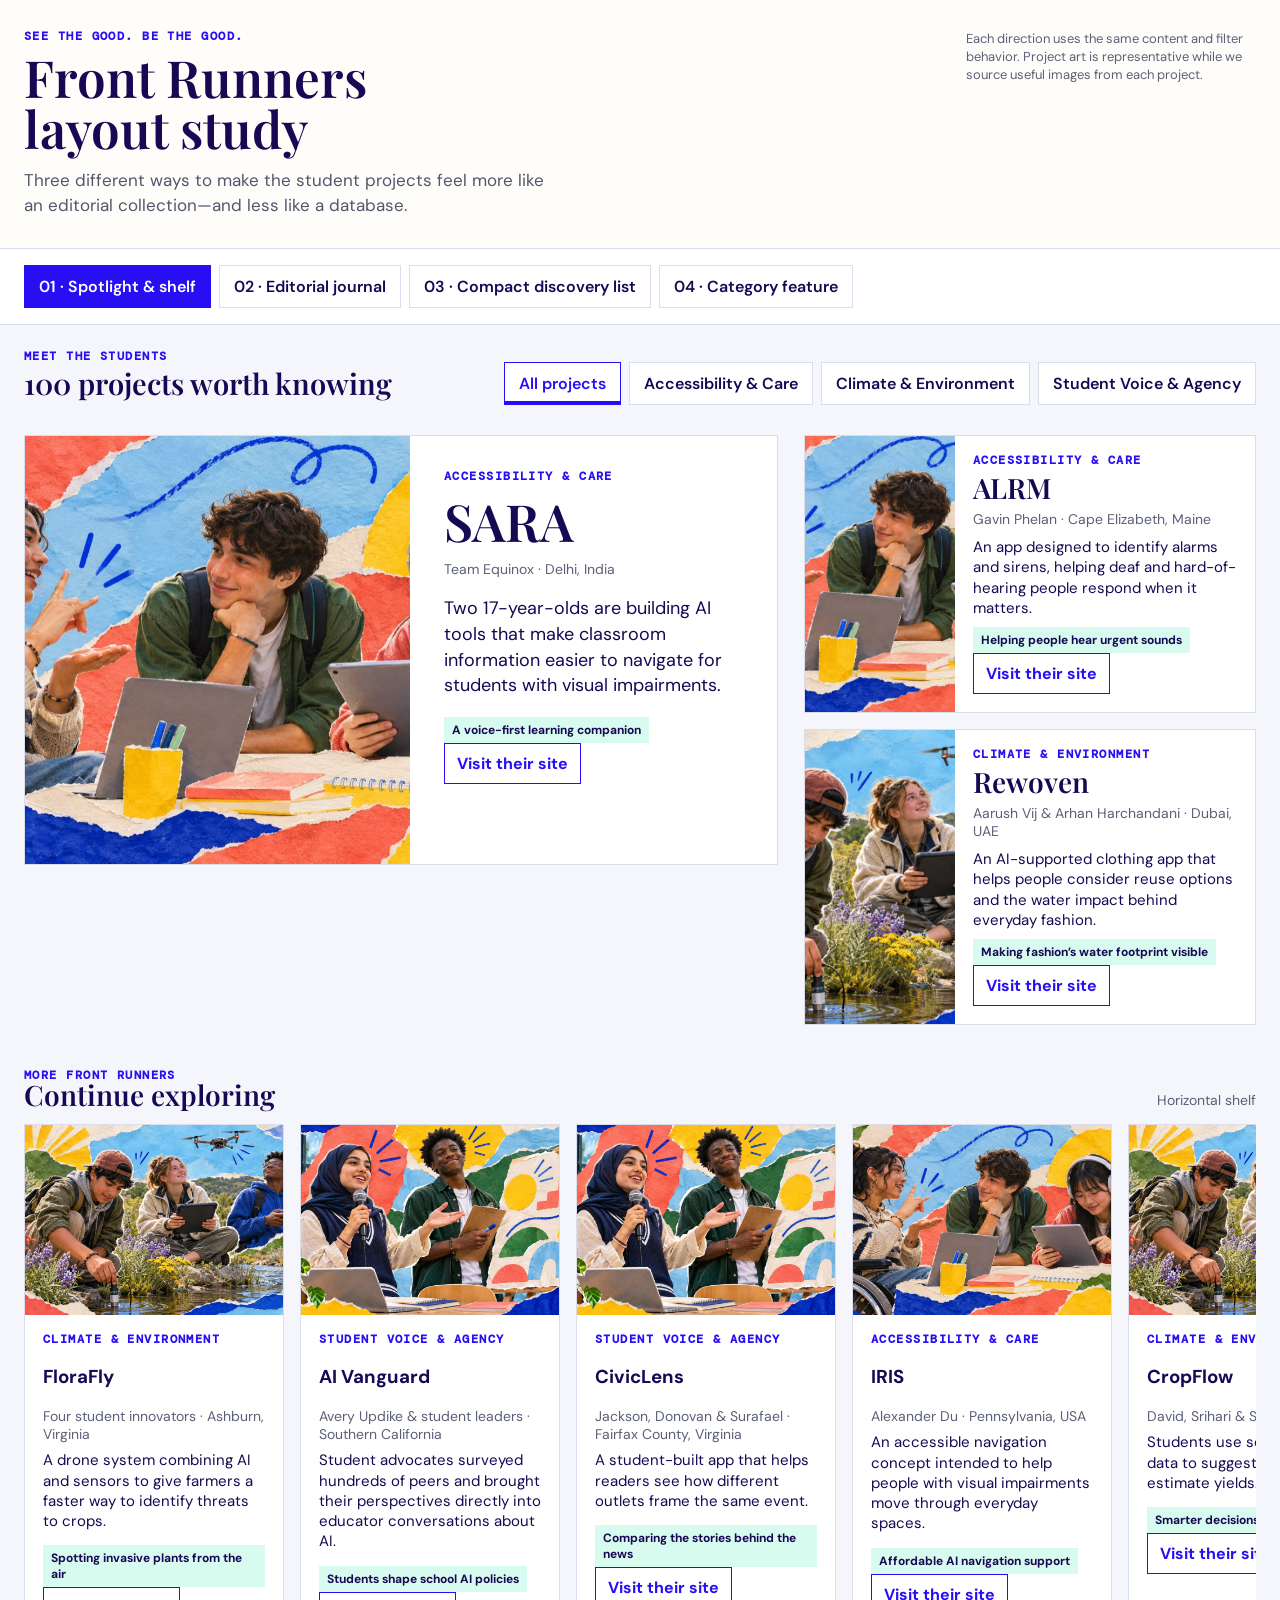
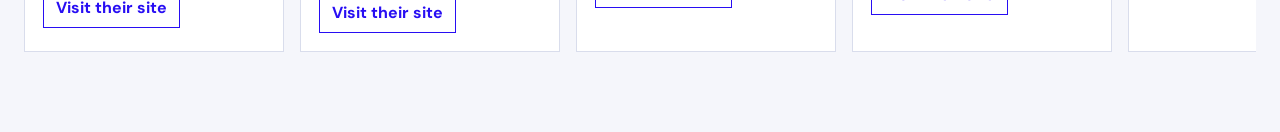
<file: assets/see-the-good/front-runners-lab.html>
<!doctype html>
<html lang="en">
<head>
<meta charset="utf-8"><meta name="viewport" content="width=device-width,initial-scale=1">
<title>Front Runners — layout study</title>
<style>
@import url('https://fonts.googleapis.com/css2?family=DM+Mono:wght@500&family=DM+Sans:wght@400;500;600;700&family=Playfair+Display:wght@600;700&display=swap');
:root{--ink:#170854;--blue:#280ef3;--mist:#f5f6fb;--line:#d9ddec;--mint:#d8fbef;--peach:#ffe1d7;--paper:#fffdfa}
*{box-sizing:border-box}body{margin:0;background:var(--mist);font-family:"DM Sans",sans-serif;color:var(--ink)}button{font:inherit;color:inherit;cursor:pointer}.mast{padding:30px max(24px,calc((100vw - 1380px)/2));border-bottom:1px solid var(--line);display:flex;gap:20px;align-items:flex-start;background:var(--paper)}.eyebrow,.kicker{font:600 12px/1 "DM Mono",monospace;letter-spacing:.12em;text-transform:uppercase;color:var(--blue)}h1{font:600 clamp(34px,4vw,60px)/1 "Playfair Display",serif;margin:10px 0 0}.mast p{margin:14px 0 0;max-width:540px;font-size:17px;line-height:1.45;color:#53566c}.note{margin-left:auto;max-width:290px;font-size:13px;line-height:1.4;color:#5d6176}.layout-tabs{padding:16px max(24px,calc((100vw - 1380px)/2));display:flex;gap:8px;flex-wrap:wrap;border-bottom:1px solid var(--line);background:#fff}.layout-tabs button,.filters button{border:1px solid var(--line);background:#fff;padding:10px 14px;font-weight:600}.layout-tabs button.active{background:var(--blue);color:white;border-color:var(--blue)}.controls{padding:25px max(24px,calc((100vw - 1380px)/2)) 4px;display:flex;justify-content:space-between;align-items:end;gap:18px}.controls h2{font:600 29px/1.08 "Playfair Display",serif;margin:6px 0}.filters{display:flex;gap:8px;flex-wrap:wrap}.filters button.active{border-color:var(--blue);color:var(--blue);box-shadow:inset 0 -3px var(--blue)}.mode{display:none;padding:26px max(24px,calc((100vw - 1380px)/2)) 70px}.mode.active{display:block}.card{background:#fff;border:1px solid var(--line)}.art{background:#e9ebef;overflow:hidden}.art img{display:block;width:100%;height:100%;object-fit:cover}.meta{font-size:14px;color:#5b6078}.tag{display:inline-block;background:var(--mint);padding:5px 8px;font-size:12px;font-weight:700}.visit{border:1px solid var(--blue);color:var(--blue);background:white;font-weight:700;padding:9px 12px;text-decoration:none;display:inline-block}.story-grid{display:grid;grid-template-columns:1.25fr .75fr;gap:26px}.lead{display:grid;grid-template-columns:1.05fr 1fr;min-height:430px}.lead .art{min-height:300px}.lead .copy{padding:34px}.lead h3{font:600 clamp(32px,4vw,54px)/.98 "Playfair Display",serif;margin:14px 0}.lead .summary{font-size:18px;line-height:1.43;max-width:530px}.side-stack{display:grid;gap:16px}.side{display:grid;grid-template-columns:150px 1fr;min-height:205px}.side .art{min-height:205px}.side .copy{padding:18px}.side h3{font:600 28px/1 "Playfair Display",serif;margin:8px 0}.side p{margin:9px 0;font-size:15px;line-height:1.35}.shelf-label{margin:44px 0 15px;display:flex;justify-content:space-between;align-items:end}.shelf-label h3{font:600 28px/1 "Playfair Display",serif;margin:0}.shelf{display:grid;grid-auto-flow:column;grid-auto-columns:minmax(260px,1fr);overflow:auto;gap:16px;padding-bottom:10px}.shelf .item .art{height:190px}.shelf .copy{padding:18px}.shelf h4{font:600 26px/1.02 "Playfair Display";margin:10px 0}.shelf .summary{font-size:15px;line-height:1.35;margin:7px 0 14px}.journal{display:grid;grid-template-columns:repeat(12,1fr);gap:26px}.journal .feature{grid-column:span 7;display:grid;grid-template-columns:1fr 1fr}.journal .feature .art{min-height:440px}.journal .feature .copy{padding:30px}.journal .feature h3{font:600 45px/1 "Playfair Display";margin:15px 0}.journal .project{grid-column:span 5;display:grid;grid-template-columns:170px 1fr;min-height:235px}.journal .project .art{min-height:235px}.journal .project .copy{padding:20px}.journal .project h3{font:600 28px/1 "Playfair Display";margin:8px 0}.journal .project p{font-size:15px;line-height:1.4;margin:10px 0}.journal .project:nth-child(4){grid-column:span 5}.journal .project:nth-child(5){grid-column:span 7;grid-template-columns:220px 1fr}.directory{display:grid;gap:0}.directory .row{display:grid;grid-template-columns:150px minmax(220px,1fr) minmax(260px,1.35fr) 150px;gap:22px;padding:18px 0;border-bottom:1px solid var(--line);align-items:center}.directory .art{height:115px}.directory h3{font:600 30px/1 "Playfair Display";margin:8px 0}.directory .summary{font-size:16px;line-height:1.38;margin:0}.directory .visit{justify-self:end}.directory .tag{background:var(--peach)}.category-feature{display:grid;grid-template-columns:1.08fr .92fr;background:#fff;border:1px solid var(--line);min-height:385px}.category-feature .art{min-height:385px}.category-feature .copy{padding:42px;align-self:center}.category-feature h3{font:600 clamp(42px,5vw,70px)/.92 "Playfair Display",serif;margin:15px 0}.category-feature p{font-size:18px;line-height:1.45;max-width:490px}.category-feature .count{font:600 13px/1 "DM Mono",monospace;letter-spacing:.08em;text-transform:uppercase;color:var(--blue);margin-top:24px}.category-projects{display:grid;grid-template-columns:repeat(3,1fr);gap:18px;margin-top:22px}.category-projects .art{height:190px}.category-projects .copy{padding:18px}.category-projects h3{font:600 28px/1 "Playfair Display",serif;margin:9px 0}.category-projects .summary{font-size:15px;line-height:1.38}.category-projects .visit{margin-top:12px}.empty{padding:40px;border:1px dashed var(--line);background:white}@media(max-width:850px){.note{display:none}.controls{display:block}.filters{margin-top:20px}.story-grid,.lead,.journal{grid-template-columns:1fr}.side{grid-template-columns:120px 1fr}.journal .feature,.journal .project,.journal .project:nth-child(4),.journal .project:nth-child(5){grid-column:1;grid-template-columns:130px 1fr}.journal .feature .art{min-height:220px}.journal .feature{grid-template-columns:1fr}.directory .row{grid-template-columns:100px 1fr}.directory .summary,.directory .visit{display:none}.category-feature{grid-template-columns:1fr}.category-feature .art{min-height:240px}.category-feature .copy{padding:28px}.category-projects{grid-template-columns:1fr}.category-projects .art{height:220px}}
</style>
</head>
<body>
<header class="mast"><div><div class="eyebrow">See the good. Be the good.</div><h1>Front Runners<br>layout study</h1><p>Three different ways to make the student projects feel more like an editorial collection—and less like a database.</p></div><div class="note">Each direction uses the same content and filter behavior. Project art is representative while we source useful images from each project.</div></header>
<nav class="layout-tabs" aria-label="Layout studies"><button class="active" data-mode="spotlight">01 · Spotlight & shelf</button><button data-mode="journal">02 · Editorial journal</button><button data-mode="directory">03 · Compact discovery list</button><button data-mode="category">04 · Category feature</button></nav>
<section class="controls"><div><div class="kicker">Meet the students</div><h2>100 projects worth knowing</h2></div><div class="filters" aria-label="Filter projects"><button class="active" data-filter="All">All projects</button><button data-filter="Accessibility & Care">Accessibility & Care</button><button data-filter="Climate & Environment">Climate & Environment</button><button data-filter="Student Voice & Agency">Student Voice & Agency</button></div></section>
<main>
<section class="mode active" id="spotlight"><div class="story-grid"><div id="spotlightLead"></div><div class="side-stack" id="spotlightSide"></div></div><div class="shelf-label"><div><div class="kicker">More front runners</div><h3>Continue exploring</h3></div><span class="meta">Horizontal shelf</span></div><div class="shelf" id="shelf"></div></section>
<section class="mode" id="journal"><div class="journal" id="journalGrid"></div></section>
<section class="mode" id="directory"><div class="directory" id="directoryList"></div></section><section class="mode" id="category"><div id="categoryFeature"></div><div class="category-projects" id="categoryProjects"></div></section>
</main>
<script>
const art={All:'category-all-projects.svg','Accessibility & Care':'category-accessibility-care.svg','Climate & Environment':'category-climate-environment.svg','Student Voice & Agency':'category-student-voice-agency.svg'};
const projects=[
{name:'SARA',people:'Team Equinox',place:'Delhi, India',category:'Accessibility & Care',tagline:'A voice-first learning companion',summary:'Two 17-year-olds are building AI tools that make classroom information easier to navigate for students with visual impairments.'},
{name:'ALRM',people:'Gavin Phelan',place:'Cape Elizabeth, Maine',category:'Accessibility & Care',tagline:'Helping people hear urgent sounds',summary:'An app designed to identify alarms and sirens, helping deaf and hard-of-hearing people respond when it matters.'},
{name:'Rewoven',people:'Aarush Vij & Arhan Harchandani',place:'Dubai, UAE',category:'Climate & Environment',tagline:'Making fashion’s water footprint visible',summary:'An AI-supported clothing app that helps people consider reuse options and the water impact behind everyday fashion.'},
{name:'FloraFly',people:'Four student innovators',place:'Ashburn, Virginia',category:'Climate & Environment',tagline:'Spotting invasive plants from the air',summary:'A drone system combining AI and sensors to give farmers a faster way to identify threats to crops.'},
{name:'AI Vanguard',people:'Avery Updike & student leaders',place:'Southern California',category:'Student Voice & Agency',tagline:'Students shape school AI policies',summary:'Student advocates surveyed hundreds of peers and brought their perspectives directly into educator conversations about AI.'},
{name:'CivicLens',people:'Jackson, Donovan & Surafael',place:'Fairfax County, Virginia',category:'Student Voice & Agency',tagline:'Comparing the stories behind the news',summary:'A student-built app that helps readers see how different outlets frame the same event.'},
{name:'IRIS',people:'Alexander Du',place:'Pennsylvania, USA',category:'Accessibility & Care',tagline:'Affordable AI navigation support',summary:'An accessible navigation concept intended to help people with visual impairments move through everyday spaces.'},
{name:'CropFlow',people:'David, Srihari & Syon',place:'Iowa, USA',category:'Climate & Environment',tagline:'Smarter decisions for growing food',summary:'Students use soil and weather data to suggest crops and estimate yields.'}
];
let filter='All';
const asset=n=>'./'+art[n];
const categoryCopy={All:'A wide-angle view of the young people building the future—across classrooms, communities, and countries.', 'Accessibility & Care':'Young people using technology to make the world easier to move through, hear, understand, and belong in.','Climate & Environment':'Student builders turning their attention toward the planet, from agricultural tools to better ways to reuse.','Student Voice & Agency':'Students bringing their lived experience and ideas into the decisions that shape their schools.'};
const card=(p,kind='')=>'<article class="card '+kind+'"><div class="art"><img src="'+asset(p.category)+'" alt=""></div><div class="copy"><div class="kicker">'+p.category+'</div><h3>'+p.name+'</h3><div class="meta">'+p.people+' · '+p.place+'</div><p class="summary">'+p.summary+'</p><span class="tag">'+p.tagline+'</span><br><a class="visit" href="#" onclick="return false">Visit their site</a></div></article>';
function selected(){return filter==='All'?projects:projects.filter(p=>p.category===filter)}
function render(){const ps=selected();document.querySelectorAll('.mode').forEach(m=>m.querySelectorAll('[data-card]').forEach(n=>n.remove()));if(!ps.length){document.querySelectorAll('.mode').forEach(m=>m.innerHTML='<div class="empty">No projects in this category yet.</div>');return}
document.querySelector('#spotlightLead').innerHTML=card(ps[0],'lead');document.querySelector('#spotlightSide').innerHTML=ps.slice(1,3).map(p=>card(p,'side')).join('');document.querySelector('#shelf').innerHTML=ps.slice(3).map(p=>card(p,'item')).join('');
document.querySelector('#journalGrid').innerHTML=ps.map((p,i)=>card(p,i===0?'feature':'project')).join('');
document.querySelector('#directoryList').innerHTML=ps.map(p=>'<article class="row"><div class="art"><img src="'+asset(p.category)+'" alt=""></div><div><div class="kicker">'+p.category+'</div><h3>'+p.name+'</h3><div class="meta">'+p.people+' · '+p.place+'</div></div><div><span class="tag">'+p.tagline+'</span><p class="summary">'+p.summary+'</p></div><a class="visit" href="#" onclick="return false">Visit their site</a></article>').join('');
const featureName=filter==='All'?'All front runners':filter;document.querySelector('#categoryFeature').innerHTML='<article class="category-feature"><div class="art"><img src="'+asset(filter)+'" alt=""></div><div class="copy"><div class="kicker">Project category</div><h3>'+featureName+'</h3><p>'+categoryCopy[filter]+'</p><div class="count">'+ps.length+' projects in this selection</div></div></article>';document.querySelector('#categoryProjects').innerHTML=ps.map(p=>card(p,'category-card')).join('');
}
document.querySelectorAll('.layout-tabs button').forEach(b=>b.onclick=()=>{document.querySelectorAll('.layout-tabs button').forEach(x=>x.classList.toggle('active',x===b));document.querySelectorAll('.mode').forEach(m=>m.classList.toggle('active',m.id===b.dataset.mode));});
document.querySelectorAll('.filters button').forEach(b=>b.onclick=()=>{filter=b.dataset.filter;document.querySelectorAll('.filters button').forEach(x=>x.classList.toggle('active',x===b));render();});
render();
</script></body></html>
</file>
